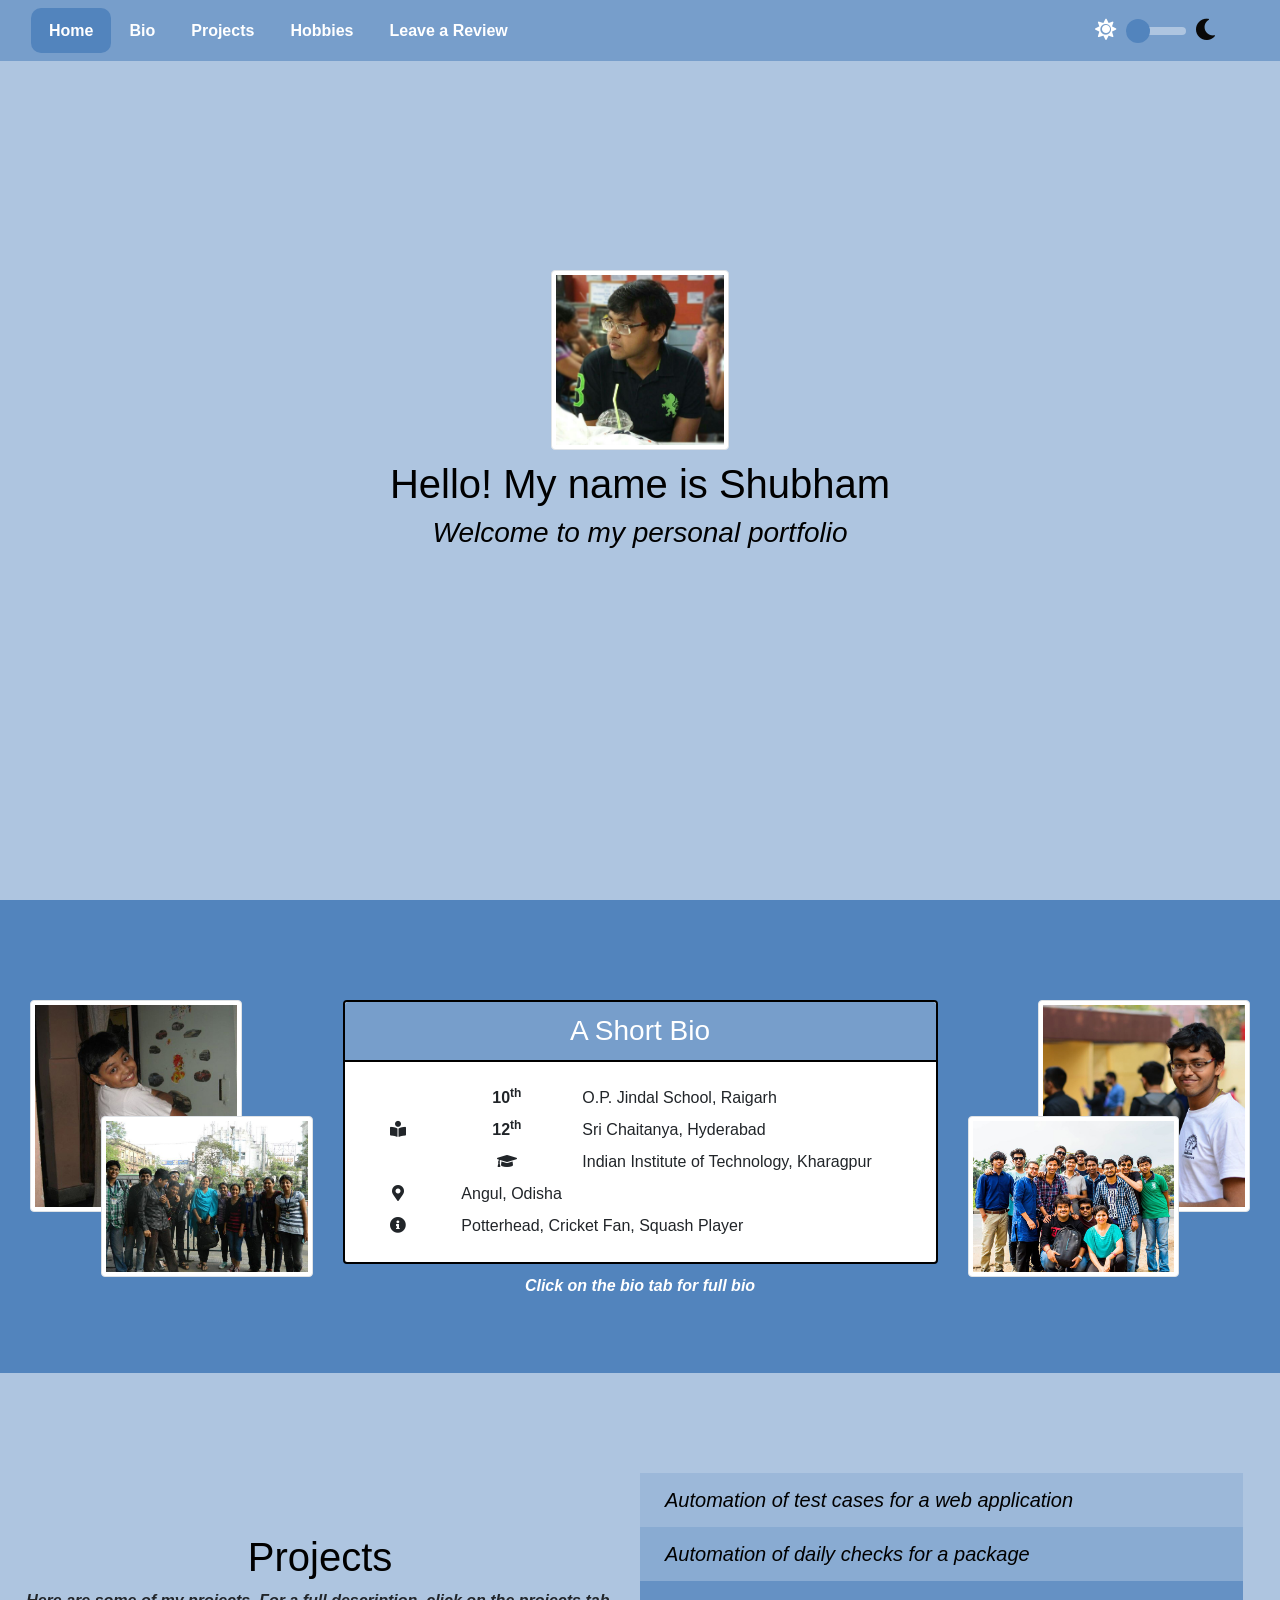
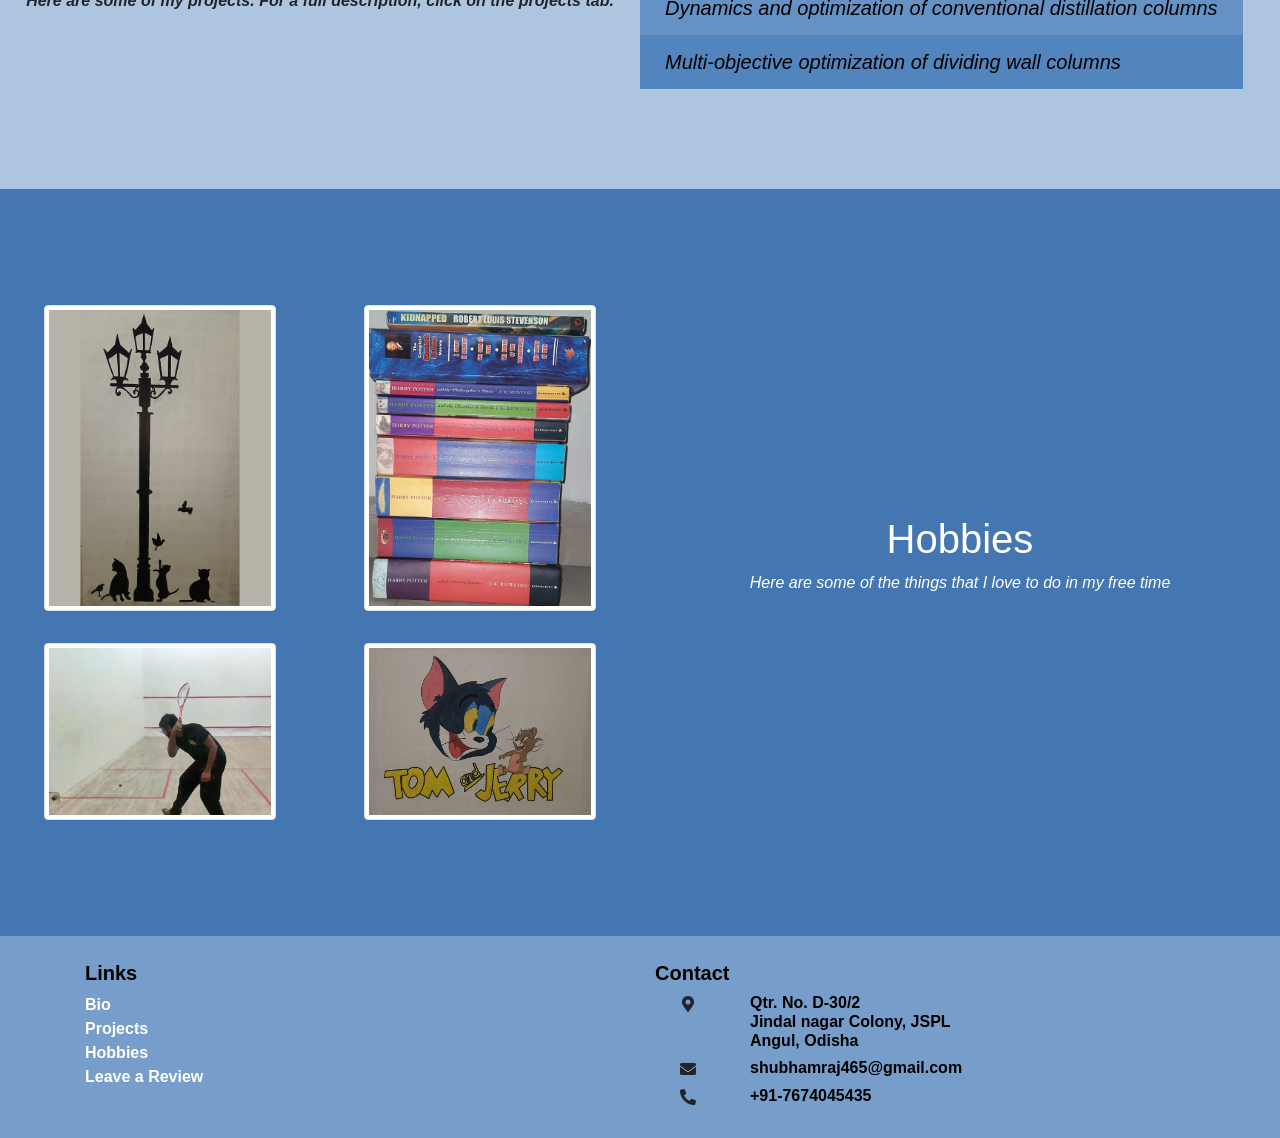
<file: docs/index.html>
<!DOCTYPE html>
<html>
    <head>
        <!-- Required Meta Tags For Responsiveness -->
        <meta charset="utf-8">
        <meta name="viewport" content="user-scalable=no, width=device-width, initial-scale=1, shrink-to-fit=no">
        <meta http-equiv="x-ua-compatible" content="ie=edge">

        <!-- Linking the required stylesheets -->
        <link rel="stylesheet" href="https://stackpath.bootstrapcdn.com/bootstrap/4.3.1/css/bootstrap.min.css" integrity="sha384-ggOyR0iXCbMQv3Xipma34MD+dH/1fQ784/j6cY/iJTQUOhcWr7x9JvoRxT2MZw1T" crossorigin="anonymous">
        <link rel="stylesheet" href="https://cdnjs.cloudflare.com/ajax/libs/font-awesome/5.13.1/css/all.min.css">
        <link rel="stylesheet" type="text/css" href="css/layout.css">
        <link rel="stylesheet" type="text/css" href="css/light-theme.css" id="page-theme">
        
        <!-- Adding the title and the icon -->
        <title>My Personal Portfolio</title>
        <link rel="icon" href="images/home-image.jpg" type="image/x-icon">
    </head>

    <body>
        <!-- Navigation Bar -->
        <nav class="navbar fixed-top navbar-expand-md">
            <div class="container mx-0">
                <button class="navbar-toggler" type="button" data-toggle="collapse" data-target="#Navbar">
                    <span class="fa fa-bars"></span>
                </button>

                <div class="collapse navbar-collapse" id="Navbar">
                    <ul class="navbar-nav">
                        <li class="nav-item active"><a class="nav-link" href="#" id="active-link">Home</a></li>
                        <li class="nav-item"><a class="nav-link" href="about.html">Bio</a></li>
                        <li class="nav-item"><a class="nav-link" href="projects.html">Projects</a></li>
                        <li class="nav-item"><a class="nav-link" href="hobbies.html">Hobbies</a></li>
                        <li class="nav-item"><a class="nav-link" href="contact.html">Leave a Review</a></li>
                    </ul>
                </div>

                <div class="d-block d-md-none">
                    <div class="toggle-icon-sun" id="toggle-icon-sun-small" onclick="iconThemeSwitch('light')">
                        <i class="fas fa-sun fa-lg"></i>
                    </div>

                    <label class="toggle-switch" id="toggle-switch-small">
                        <input type="checkbox" id="toggle-click-small" onclick="switchTheme()">
                        <span class="toggle-slider"></span>
                    </label>

                    <div class="toggle-icon-moon" id="toggle-icon-moon-small" onclick="iconThemeSwitch('dark')">
                        <i class="fas fa-moon fa-lg"></i>
                    </div>
                </div>

                <div class="d-none d-md-block">
                    <div class="toggle-icon-sun" id="toggle-icon-sun-large" onclick="iconThemeSwitch('light')">
                        <i class="fas fa-sun fa-lg"></i>
                    </div>

                    <label class="toggle-switch" id="toggle-switch-large">
                        <input type="checkbox" id="toggle-click-large" onclick="switchTheme()">
                        <span class="toggle-slider"></span>
                    </label>
                    
                    <div class="toggle-icon-moon" id="toggle-icon-moon-large" onclick="iconThemeSwitch('dark')">
                        <i class="fas fa-moon fa-lg"></i>
                    </div>
                </div>
            </div>
        </nav>

        <!-- Welcome Section -->
        <div class="welcome">
            <div class="container-fluid">
                <div class="row mx-auto">
                    <div class="col-6 offset-3 col-sm-4 offset-sm-4 col-lg-2 offset-lg-5">
                        <img src="images/home-image.jpg" class="img-fluid img-thumbnail" id="home-image" alt="My Favorite Pic">
                    </div>
                </div>
    
                <div class="row mx-auto">
                    <div class="d-block d-sm-none mx-auto welcome-text">
                        <h4>Hello! My name is Shubham</h4>
                    </div>
                    <div class="d-none d-sm-block d-md-none mx-auto welcome-text">
                        <h3>Hello! My name is Shubham</h3>
                    </div>
                    <div class="d-none d-md-block mx-auto welcome-text">
                        <h1>Hello! My name is Shubham</h1>
                    </div>
                </div>
    
                <div class="row mx-auto">
                    <div class="d-block d-sm-none mx-auto">
                        <h6 class="welcome-subtext">Welcome to my personal portfolio</h6>
                    </div>
                    <div class="d-none d-sm-block d-md-none mx-auto">
                        <h5 class="welcome-subtext">Welcome to my personal portfolio</h5>
                    </div>
                    <div class="d-none d-md-block mx-auto">
                        <h3 class="welcome-subtext">Welcome to my personal portfolio</h3>
                    </div>
                </div>
            </div>
        </div>

        <!-- About Me Section -->
        <div class="about-me">
            <div class="container-fluid">
                <div class="row mx-auto">
                    <div class="col-3 d-none d-md-block img-container">
                        <img src="images/old-solo.jpg" class="img-fluid img-thumbnail about-image shift-left" alt="A very old pic">
                        <img src="images/old-group.jpg" class="img-fluid img-thumbnail about-image shift-right shift-top" alt="A very old pic">
                    </div>

                    <div class="col-10 offset-1 d-block d-sm-none img-container" id="img-container-small">
                        <img src="images/old-solo.jpg" class="img-fluid img-thumbnail about-image-small shift-left" alt="A very old pic">
                        <img src="images/old-group.jpg" class="img-fluid img-thumbnail about-image-small shift-right shift-top" id="img-small" alt="A very old pic">
                    </div>
                    
                    <div class="col-8 offset-2 d-none d-sm-block d-md-none img-container" id="img-container-mid">
                        <img src="images/old-solo.jpg" class="img-fluid img-thumbnail about-image-small shift-left" alt="A very old pic">
                        <img src="images/old-group.jpg" class="img-fluid img-thumbnail about-image-small shift-right shift-top" id="img-small" alt="A very old pic">
                    </div>
                    
                    <div class="col-md-6 d-none d-md-block mx-auto">
                        <div class="card">
                            <h3 class="card-header">A Short Bio</h3>
                            <div class="card-body">
                                <dl class="row align-items-center">
                                    <dt class="col-2">
                                        <i class="fas fa-book-reader icon"></i>
                                    </dt>
                                    
                                    <div class="col-10">
                                        <div class="row align-items-center">
                                            <dt class="col-3 about-header">10<sup>th</sup></dt>
                                            <dd class="col-9 about-header">O.P. Jindal School, Raigarh</dd>
                                            
                                            <dt class="col-3 about-header">12<sup>th</sup></dt>
                                            <dd class="col-9 about-header">Sri Chaitanya, Hyderabad</dd>
                                            
                                            <dt class="col-3">
                                                <i class="fa fa-graduation-cap icon"></i>
                                            </dt>
                                            <dd class="col-9 about-header">Indian Institute of Technology, Kharagpur</dd>
                                        </div>
                                    </div>
                                    
                                    <dt class="col-2">
                                        <i class="fas fa-map-marker-alt icon"></i>
                                    </dt>
                                    <dd class="col-10 about-header">Angul, Odisha</dd>
                                    
                                    <dt class="col-2">
                                        <i class="fas fa-info-circle icon"></i>
                                    </dt>
                                    <dd class="col-10 about-header">Potterhead, Cricket Fan, Squash Player</dd>
                                </dl>
                            </div>
                        </div>
                        <p class="bio-text">Click on the bio tab for full bio</p>
                    </div>
                    
                    <div class="col-12 d-block d-md-none mx-auto">
                        <div class="card" id="card-small">
                            <h3 class="card-header">A Short Bio</h3>
                            <div class="card-body">
                                <dl class="row align-items-center">
                                    <dt class="col-2">
                                        <i class="fas fa-book-reader icon"></i>
                                    </dt>
                                    
                                    <div class="col-10">
                                        <div class="row align-items-center">
                                            <dt class="col-4 about-header">10<sup>th</sup></dt>
                                            <dd class="col-8 about-header">O.P. Jindal School, Raigarh</dd>
                                            
                                            <dt class="col-4 about-header">12<sup>th</sup></dt>
                                            <dd class="col-8 about-header">Sri Chaitanya, Hyderabad</dd>
                                            
                                            <dt class="col-4">
                                                <i class="fa fa-graduation-cap icon"></i>
                                            </dt>
                                            <dd class="col-8 about-header">Indian Institute of Technology, Kharagpur</dd>
                                        </div>
                                    </div>
                                    
                                    <dt class="col-2">
                                        <i class="fas fa-map-marker-alt icon"></i>
                                    </dt>
                                    <dd class="col-10 about-header">Angul, Odisha</dd>
                                    
                                    <dt class="col-2">
                                        <i class="fas fa-info-circle icon"></i>
                                    </dt>
                                    <dd class="col-10 about-header">Potterhead, Cricket Fan, Squash Player</dd>
                                </dl>
                            </div>
                        </div>
                        <p class="bio-text">Click on the bio tab for full bio</p>
                    </div>
                    
                    <div class="col-3 d-none d-md-block img-container">
                        <img src="images/new-solo.jpg" class="img-fluid img-thumbnail about-image shift-right" alt="A fairly new pic">
                        <img src="images/new-group.jpg" class="img-fluid img-thumbnail about-image shift-left shift-top" alt="A fairly new pic">
                    </div>
                    
                    <div class="col-10 offset-1 d-block d-sm-none img-container" id="img-container-small">
                        <img src="images/new-solo.jpg" class="img-fluid img-thumbnail about-image-small shift-left" alt="A fairly new pic">
                        <img src="images/new-group.jpg" class="img-fluid img-thumbnail about-image-small shift-right shift-top" id="img-small" alt="A fairly new pic">
                    </div>
                    
                    <div class="col-8 offset-2 d-none d-sm-block d-md-none img-container" id="img-container-mid">
                        <img src="images/new-solo.jpg" class="img-fluid img-thumbnail about-image-small shift-left" alt="A fairly new pic">
                        <img src="images/new-group.jpg" class="img-fluid img-thumbnail about-image-small shift-right shift-top" id="img-small" alt="A fairly new pic">
                    </div>
                </div>             
            </div>
        </div>

        <!-- Projects Section -->
        <div class="projects">
            <div class="container-fluid" id="project-container">
                <div class="row mx-auto align-items-center">
                    <div class="col-12 d-block d-sm-none">
                        <h1 class="project-heading">Projects</h1>
                        <p class="project-subheading">Here are some of my projects. For a full description, click on the projects tab.</p>
                    </div>
                    
                    <div class="col-sm-6 d-none d-sm-block">
                        <div class="row mx-auto project-heading justify-content-center">
                            <h1>Projects</h1>
                        </div>
                        
                        <div class="row mx-auto justify-content-center">
                            <p class="project-subheading">Here are some of my projects. For a full description, click on the projects tab.</p>
                        </div>
                    </div>
                    
                    <div class="col-sm-6">
                        <div class="row">
                            <div class="d-none d-sm-block">
                                <div class="col-12" id="project-1">
                                    <h5 class="project-short-title">Automation of test cases for a web application</h5>
                                </div>
                                
                                <div class="col-12" id="project-2">
                                    <h5 class="project-short-title">Automation of daily checks for a package</h5>
                                </div>
                                
                                <div class="col-12" id="project-3">
                                    <h5 class="project-short-title">Dynamics and optimization of conventional distillation columns</h5>
                                </div>
                                
                                <div class="col-12" id="project-4">
                                    <h5 class="project-short-title">Multi-objective optimization of dividing wall columns</h5>
                                </div>
                            </div>
                            <div class="d-block d-sm-none">
                                <div class="col-12" id="project-1">
                                    <p class="project-short-title">Automation of test cases for a web application</p>
                                </div>
                                
                                <div class="col-12" id="project-2">
                                    <p class="project-short-title">Automation of daily checks for a package</p>
                                </div>
                                
                                <div class="col-12" id="project-3">
                                    <p class="project-short-title">Dynamics and optimization of conventional distillation columns</p>
                                </div>
                                
                                <div class="col-12" id="project-4">
                                    <p class="project-short-title">Multi-objective optimization of dividing wall columns</p>
                                </div>
                            </div>
                        </div>
                    </div>
                </div>
            </div>
        </div>

        <!-- Hobbies Section -->
        <div class="hobbies">
            <div class="container-fluid">
                <div class="row align-items-center">
                    <div class="col-12 d-block d-md-none">
                        <h1 class="hobby-heading">Hobbies</h1>
                        <p class="hobby-subheading">Here are some of the things that I love to do in my free time</p>
                    </div>
                    
                    <div class="col-md-6">
                        <div class="row">
                            <div class="col-6 my-1 my-md-3">
                                <img src="images/hobby-1.jpg" class="img-fluid img-thumbnail hobby-image" alt="I love to paint on walls">
                            </div>
                            
                            <div class="col-6 my-1 my-md-3">
                                <img src="images/hobby-2.jpg" class="img-fluid img-thumbnail hobby-image" alt="I am a Potterhead">
                            </div>
                            
                            <div class="col-6 my-1 my-md-3">
                                <img src="images/hobby-3.jpg" class="img-fluid img-thumbnail hobby-image" alt="Squash is my favorite game">
                            </div>
                            
                            <div class="col-6 my-1 my-md-3">
                                <img src="images/hobby-4.jpg" class="img-fluid img-thumbnail hobby-image" alt="I love Tom and Jerry">
                            </div>
                        </div>
                    </div>
                    
                    <div class="col-md-6 d-none d-md-block">
                        <h1 class="hobby-heading">Hobbies</h1>
                        <p class="hobby-subheading">Here are some of the things that I love to do in my free time</p>
                    </div>
                </div>
            </div>
        </div>

        <!-- Footer -->
        <div class="footer">
            <div class="container">
                <div class="row">
                    <div class="col-4 col-sm-6">
                        <h5 class="footer-heading">Links</h5>
                        <ul class="footer-bullets">
                            <li><a href="about.html"  class="footer-link">Bio</a></li>
                            <li><a href="projects.html" class="footer-link">Projects</a></li>
                            <li><a href="hobbies.html" class="footer-link">Hobbies</a></li>
                            <li><a href="contact.html" class="footer-link">Leave a Review</a></li>
                        </ul>    
                    </div>

                    <div class="col-8 col-sm-6">
                        <div class="row">
                            <div class="col-12">
                                <h5 class="footer-heading">Contact</h5>
                            </div>
                            
                            <div class="col-8 col-sm-2">
                                <i class="fas fa-map-marker-alt icon"></i>
                            </div>
                            
                            <div class="col-12 col-sm-10">
                                <h6 class="footer-text">
                                    Qtr. No. D-30/2 <br>
                                    Jindal nagar Colony, JSPL <br>
                                    Angul, Odisha <br>
                                </h6>
                            </div>

                            <div class="col-8 col-sm-2">
                                <i class="fas fa-envelope icon"></i>
                            </div>
                            
                            <div class="col-12 col-sm-10 d-block d-md-none" style="overflow-x: scroll;">
                                <h6 class="footer-text">
                                    shubhamraj465@gmail.com
                                </h6>
                            </div>

                            <div class="col-12 col-sm-10 d-none d-md-block">
                                <h6 class="footer-text">
                                    shubhamraj465@gmail.com
                                </h6>
                            </div>
                            
                            <div class="col-8 col-sm-2">
                                <i class="fas fa-phone-alt icon"></i>
                            </div>
                            
                            <div class="col-12 col-sm-10">
                                <h6 class="footer-text">
                                    +91-7674045435
                                </h6>
                            </div>
                        </div>  
                    </div>
                </div>
            </div>
        </div>    

        <!-- Linking the required javascript files -->
        <script src="https://code.jquery.com/jquery-3.3.1.slim.min.js" integrity="sha384-q8i/X+965DzO0rT7abK41JStQIAqVgRVzpbzo5smXKp4YfRvH+8abtTE1Pi6jizo" crossorigin="anonymous"></script>
        <script src="https://cdnjs.cloudflare.com/ajax/libs/popper.js/1.14.7/umd/popper.min.js" integrity="sha384-UO2eT0CpHqdSJQ6hJty5KVphtPhzWj9WO1clHTMGa3JDZwrnQq4sF86dIHNDz0W1" crossorigin="anonymous"></script>
        <script src="https://stackpath.bootstrapcdn.com/bootstrap/4.3.1/js/bootstrap.min.js" integrity="sha384-JjSmVgyd0p3pXB1rRibZUAYoIIy6OrQ6VrjIEaFf/nJGzIxFDsf4x0xIM+B07jRM" crossorigin="anonymous"></script>
        <script src="javascript/alignment.js"></script>
        <script src="javascript/changeTheme.js"></script>
        <script>
            document.addEventListener("DOMContentLoaded", loadTheme());
            document.addEventListener("DOMContentLoaded", alignIcons());
        </script>
    </body>
</html>
</file>
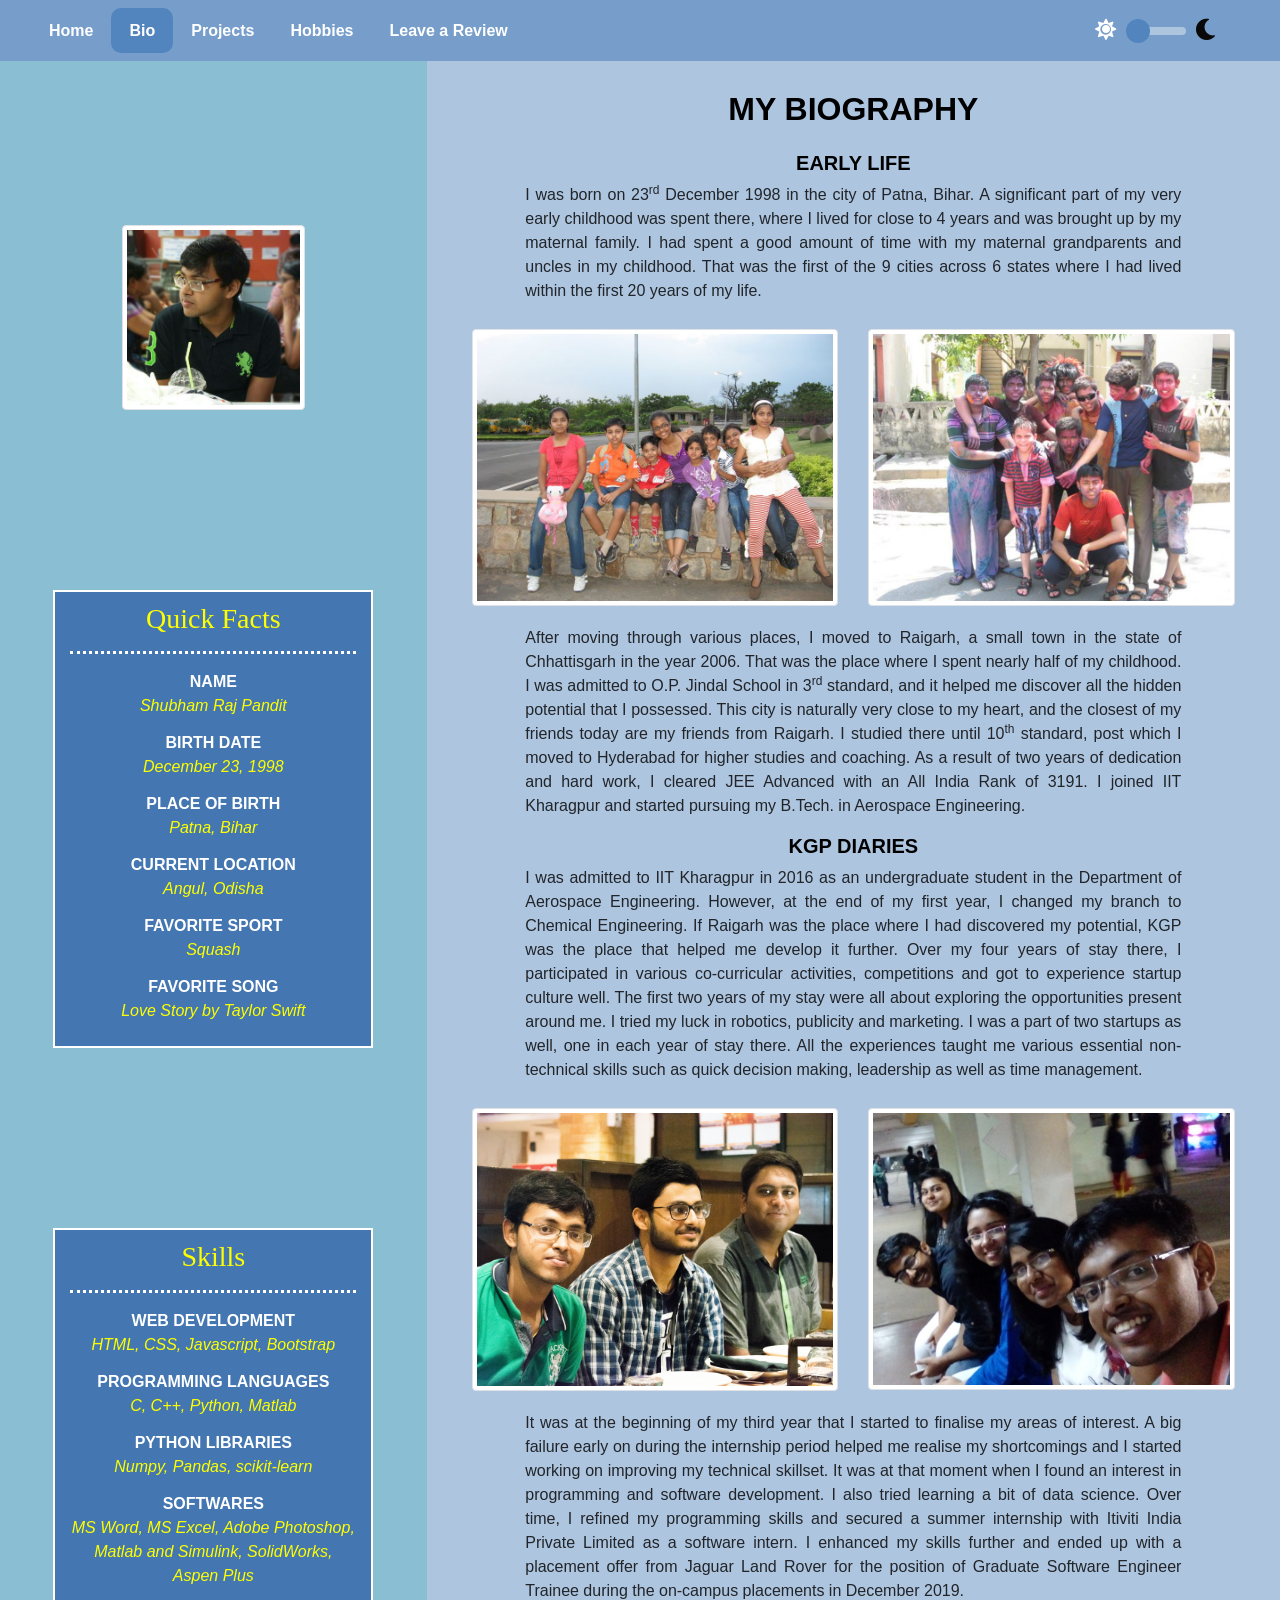
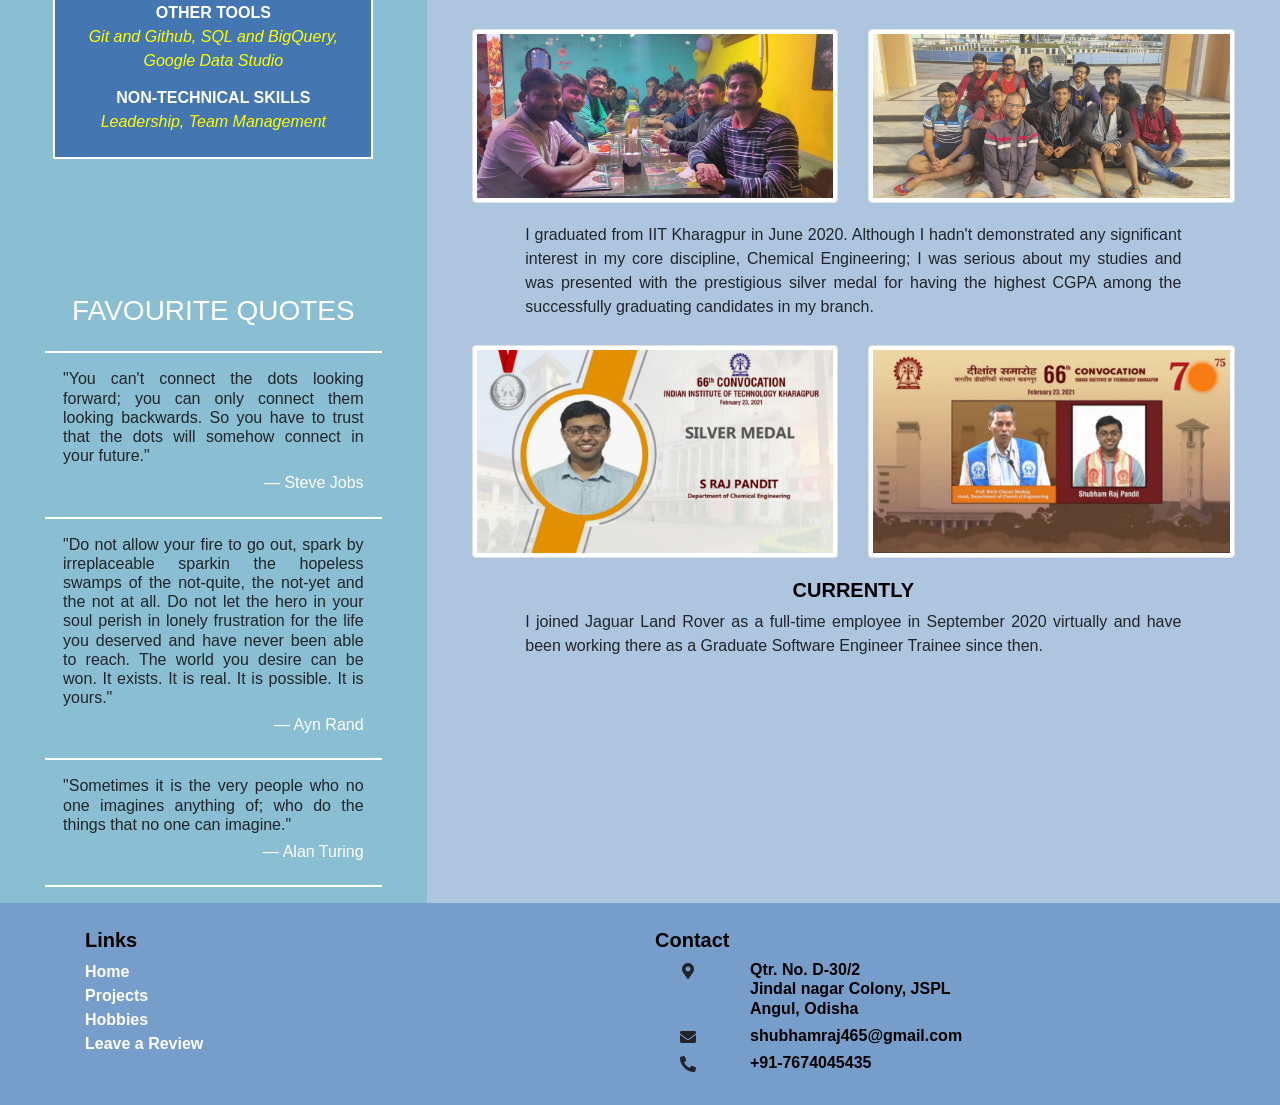
<file: docs/about.html>
<!DOCTYPE html>
<html>
    <head>
        <!-- Required Meta Tags For Responsiveness -->
        <meta charset="utf-8">
        <meta name="viewport" content="user-scalable=no, width=device-width, initial-scale=1, shrink-to-fit=no">
        <meta http-equiv="x-ua-compatible" content="ie=edge">

        <!-- Linking the required stylesheets -->
        <link rel="stylesheet" href="https://stackpath.bootstrapcdn.com/bootstrap/4.3.1/css/bootstrap.min.css" integrity="sha384-ggOyR0iXCbMQv3Xipma34MD+dH/1fQ784/j6cY/iJTQUOhcWr7x9JvoRxT2MZw1T" crossorigin="anonymous">
        <link rel="stylesheet" href="https://cdnjs.cloudflare.com/ajax/libs/font-awesome/5.13.1/css/all.min.css">
        <link rel="stylesheet" type="text/css" href="css/layout.css">
        <link rel="stylesheet" type="text/css" href="css/light-theme.css" id="page-theme">
        
        <!-- Adding the title and the icon -->
        <title>Biography</title>
        <link rel="icon" href="images/home-image.jpg" type="image/x-icon">
    </head>

    <body>
        <!-- Navigation Bar -->
        <nav class="navbar fixed-top navbar-expand-md">
            <div class="container mx-0">
                <button class="navbar-toggler" type="button" data-toggle="collapse" data-target="#Navbar">
                    <span class="fa fa-bars"></span>
                </button>

                <div class="collapse navbar-collapse" id="Navbar">
                    <ul class="navbar-nav">
                        <li class="nav-item"><a class="nav-link" href="index.html">Home</a></li>
                        <li class="nav-item active"><a class="nav-link" href="#" id="active-link">Bio</a></li>
                        <li class="nav-item"><a class="nav-link" href="projects.html">Projects</a></li>
                        <li class="nav-item"><a class="nav-link" href="hobbies.html">Hobbies</a></li>
                        <li class="nav-item"><a class="nav-link" href="contact.html">Leave a Review</a></li>
                    </ul>
                </div>

                <div class="d-block d-md-none">
                    <div class="toggle-icon-sun" id="toggle-icon-sun-small" onclick="iconThemeSwitch('light')">
                        <i class="fas fa-sun fa-lg"></i>
                    </div>

                    <label class="toggle-switch" id="toggle-switch-small">
                        <input type="checkbox" id="toggle-click-small" onclick="switchTheme()">
                        <span class="toggle-slider"></span>
                    </label>

                    <div class="toggle-icon-moon" id="toggle-icon-moon-small" onclick="iconThemeSwitch('dark')">
                        <i class="fas fa-moon fa-lg"></i>
                    </div>
                </div>

                <div class="d-none d-md-block">
                    <div class="toggle-icon-sun" id="toggle-icon-sun-large" onclick="iconThemeSwitch('light')">
                        <i class="fas fa-sun fa-lg"></i>
                    </div>

                    <label class="toggle-switch" id="toggle-switch-large">
                        <input type="checkbox" id="toggle-click-large" onclick="switchTheme()">
                        <span class="toggle-slider"></span>
                    </label>
                    
                    <div class="toggle-icon-moon" id="toggle-icon-moon-large" onclick="iconThemeSwitch('dark')">
                        <i class="fas fa-moon fa-lg"></i>
                    </div>
                </div>
            </div>
        </nav>

        <div class="bio">
            <div class="container-fluid">
                <div class="row">
                    <div class="col-md-6 col-lg-4 d-none d-md-block bio-side-tab">
                        <div class="row">
                            <div class="col-6 mx-auto">
                                <img src="images/home-image.jpg" class="img-fluid img-thumbnail" id="bio-image" alt="My Biography">
                            </div>
                        </div>

                        <div class="row">
                            <div class="col-9 mx-auto bio-quick-facts" id="bio-side">
                                <h3 class="bio-side-heading">Quick Facts</h3>
                                <hr/>
                                
                                <dt class="bio-fact-heading">NAME</dt>
                                <dd class="bio-fact-description">Shubham Raj Pandit</dd>
                                
                                <dt class="bio-fact-heading">BIRTH DATE</dt>
                                <dd class="bio-fact-description">December 23, 1998</dd>
                                
                                <dt class="bio-fact-heading">PLACE OF BIRTH</dt>
                                <dd class="bio-fact-description">Patna, Bihar</dd>
                                
                                <dt class="bio-fact-heading">CURRENT LOCATION</dt>
                                <dd class="bio-fact-description">Angul, Odisha</dd>
                                
                                <dt class="bio-fact-heading">FAVORITE SPORT</dt>
                                <dd class="bio-fact-description">Squash</dd>
                                
                                <dt class="bio-fact-heading">FAVORITE SONG</dt>
                                <dd class="bio-fact-description">Love Story by Taylor Swift</dd>
                            </div>    
                        </div>

                        <div class="row">
                            <div class="col-9 mx-auto bio-quick-facts" id="bio-side">
                                <h3 class="bio-side-heading">Skills</h3>
                                <hr/>
                                
                                <dt class="bio-fact-heading">WEB DEVELOPMENT</dt>
                                <dd class="bio-fact-description">HTML, CSS, Javascript, Bootstrap</dd>
                                        
                                <dt class="bio-fact-heading">PROGRAMMING LANGUAGES</dt>
                                <dd class="bio-fact-description">C, C++, Python, Matlab</dd>

                                <dt class="bio-fact-heading">PYTHON LIBRARIES</dt>
                                <dd class="bio-fact-description">Numpy, Pandas, scikit-learn</dd>

                                <dt class="bio-fact-heading">SOFTWARES</dt>
                                <dd class="bio-fact-description">
                                    MS Word, MS Excel, Adobe Photoshop, Matlab and Simulink, SolidWorks, Aspen Plus
                                </dd>

                                <dt class="bio-fact-heading">OTHER TOOLS</dt>
                                <dd class="bio-fact-description">
                                    Git and Github, SQL and BigQuery, Google Data Studio
                                </dd>

                                <dt class="bio-fact-heading">NON-TECHNICAL SKILLS</dt>
                                <dd class="bio-fact-description">Leadership, Team Management</dd>
                            </div>    
                        </div>

                        <div class="row d-md-block d-lg-none">
                            <div class="col-11 mx-auto bio-graduation" id="bio-side">
                                <h3 class="bio-graduation-heading">Graduation</h3>
                                <div class="col-11 mx-auto bio-graduation-image">
                                    <img src="images/silver-medal.jpg" class="img-fluid img-thumbnail" alt="Silver Medal">
                                    <h5 class="bio-graduation-heading">Silver Medal</h5>
                                </div>
                                <div class="col-11 mx-auto bio-graduation-image">
                                    <img src="images/graduation.jpg" class="img-fluid img-thumbnail" alt="Graduation">
                                    <h5 class="bio-graduation-heading">Degree</h5>
                                </div>
                            </div>
                        </div>

                        <div class="row mx-auto">
                            <div class="col-12 bio-quotes-heading">
                                <h3>FAVOURITE QUOTES</h3>
                            </div>
                            <hr class="bio-quotes-divider">

                            <div class="col-10 mx-auto">
                                <h6 class="bio-quote">
                                    "You can't connect the dots looking forward; you can only connect them looking backwards. 
                                    So you have to trust that the dots will somehow connect in your future."
                                </h6>
                                <h6 class="bio-quote-speaker">
                                    &#8212 Steve Jobs
                                </h6>
                            </div>
                            <hr class="bio-quotes-divider">

                            <div class="col-10 mx-auto">
                                <h6 class="bio-quote">
                                    "Do not allow your fire to go out, spark by irreplaceable sparkin the hopeless swamps of 
                                    the not-quite, the not-yet and the not at all. Do not let the hero in your soul perish in 
                                    lonely frustration for the life you deserved and have never been able to reach. The world you 
                                    desire can be won. It exists. It is real. It is possible. It is yours."  
                                </h6>
                                <h6 class="bio-quote-speaker">
                                    &#8212 Ayn Rand
                                </h6>
                            </div>
                            <hr class="bio-quotes-divider">

                            <div class="col-10 mx-auto">
                                <h6 class="bio-quote">
                                    "Sometimes it is the very people who no one imagines anything of; who do the things that
                                    no one can imagine."  
                                </h6>
                                <h6 class="bio-quote-speaker">
                                    &#8212 Alan Turing
                                </h6>
                            </div>
                            <hr class="bio-quotes-divider">
                        </div>
                    </div>

                    <div class="col-12 d-block d-md-none">
                        <div class="row">
                            <div class="col-6 col-sm-4 mx-auto">
                                <img src="images/home-image.jpg" class="img-fluid img-thumbnail" id="bio-image-small" alt="My Biography">
                            </div>
                        </div>

                        <div class="row">
                            <div class="col-12">
                                <h4 class="bio-title">MY BIOGRAPHY</h4>
                            </div>
                        </div>
                    </div>

                    <div class="col-12 col-md-6 col-lg-8">
                        <div class="d-none d-md-block">
                            <h2 class="bio-title" id="bio-title-large">MY BIOGRAPHY</h2>
                        </div>

                        <div class="bio-main-title">
                            <h5 class="bio-title-text">EARLY LIFE</h5>
                        </div>
                        <div class="bio-main-text">
                            <p class="col-12 col-lg-10 mx-auto">
                                I was born on 23<sup>rd</sup> December 1998 in the city of Patna, Bihar. A significant
                                part of my very early childhood was spent there, where I lived for close to 4 
                                years and was brought up by my maternal family. I had spent a good amount of time 
                                with my maternal grandparents and uncles in my childhood. That was the first of the 
                                9 cities across 6 states where I had lived within the first 20 years of my life.
                            </p>
                        </div>

                        <div class="row mx-auto">
                            <div class="col-12 mx-auto bio-graduation" id="graduation-large">
                                <div class="row mx-auto">
                                    <div class="col-12 col-sm-8 col-md-12 col-lg-6 mx-auto bio-graduation-image">
                                        <img src="images/Old-2.jpg" class="img-fluid img-thumbnail" alt="Raigarh Days 1">
                                    </div>
                                    <div class="col-12 col-sm-8 col-md-12 col-lg-6 mx-auto bio-graduation-image">
                                        <img src="images/Old-1.jpg" class="img-fluid img-thumbnail" alt="Raigarh Days 2">
                                    </div>
                                </div>
                            </div>
                        </div>

                        <div class="bio-main-text">
                            <p class="col-12 col-lg-10 mx-auto">
                                After moving through various places, I moved to Raigarh, a small town in 
                                the state of Chhattisgarh in the year 2006. That was the place where I spent nearly 
                                half of my childhood. I was admitted to O.P. Jindal School in 3<sup>rd</sup> standard, 
                                and it helped me discover all the hidden potential that I possessed.
                                This city is naturally very close to my heart, and the closest of my friends today are 
                                my friends from Raigarh. I studied there until 10<sup>th</sup> standard, post which I 
                                moved to Hyderabad for higher studies and coaching. As a result of two years of dedication 
                                and hard work, I cleared JEE Advanced with an All India Rank of 3191. I joined IIT 
                                Kharagpur and started pursuing my B.Tech. in Aerospace Engineering.
                            </p>
                        </div>

                        <div class="col-10 mx-auto bio-quick-facts d-block d-md-none">
                            <h3 class="bio-side-heading">Quick Facts</h3>
                            <hr/>
                            <dt class="bio-fact-heading">CURRENT LOCATION</dt>
                            <dd class="bio-fact-description">Angul, Odisha</dd>
                            <dt class="bio-fact-heading">FAVORITE SPORT</dt>
                            <dd class="bio-fact-description">Squash</dd>
                            <dt class="bio-fact-heading">FAVORITE SONG</dt>
                            <dd class="bio-fact-description">Love Story by Taylor Swift</dd>
                        </div>

                        <div class="bio-main-title">
                            <h5 class="bio-title-text">KGP DIARIES</h5>
                        </div>
                        <div class="bio-main-text">
                            <p class="col-12 col-lg-10 mx-auto">
                                I was admitted to IIT Kharagpur in 2016 as an undergraduate student in the Department of Aerospace 
                                Engineering. However, at the end of my first year, I changed my branch to Chemical
                                Engineering. If Raigarh was the place where I had discovered my potential, KGP was the 
                                place that helped me develop it further. Over my four years of stay there, I participated 
                                in various co-curricular activities, competitions and got to experience startup culture
                                well. The first two years of my stay were all about exploring the 
                                opportunities present around me. I tried my luck in robotics, publicity and marketing. 
                                I was a part of two startups as well, one in each year of stay there. All the experiences 
                                taught me various essential non-technical skills such as quick decision making, leadership as 
                                well as time management.
                            </p>
                        </div>

                        <div class="row mx-auto">
                            <div class="col-12 mx-auto bio-graduation" id="graduation-large">
                                <div class="row mx-auto">
                                    <div class="col-12 col-sm-8 col-md-12 col-lg-6 mx-auto bio-graduation-image">
                                        <img src="images/KGP-1.jpg" class="img-fluid img-thumbnail" alt="KGP Days 1">
                                    </div>
                                    <div class="col-12 col-sm-8 col-md-12 col-lg-6 mx-auto bio-graduation-image">
                                        <img src="images/KGP-2.jpg" class="img-fluid img-thumbnail" alt="KGP Days 2">
                                    </div>
                                </div>
                            </div>
                        </div>

                        <div class="bio-main-text">
                            <p class="col-12 col-lg-10 mx-auto">
                                It was at the beginning of my third year that I started to finalise my areas of interest. 
                                A big failure early on during the internship period helped me realise my shortcomings and 
                                I started working on improving my technical skillset. It was at that moment when I found 
                                an interest in programming and software development. I also tried learning a bit of data science.
                                Over time, I refined my programming skills and secured a summer internship with Itiviti 
                                India Private Limited as a software intern. I enhanced my skills further and ended up with 
                                a placement offer from Jaguar Land Rover for the position of Graduate Software Engineer 
                                Trainee during the on-campus placements in December 2019.
                            </p>
                        </div>

                        <div class="row mx-auto">
                            <div class="col-12 mx-auto bio-graduation" id="graduation-large">
                                <div class="row mx-auto">
                                    <div class="col-12 col-sm-8 col-md-12 col-lg-6 mx-auto bio-graduation-image d-block d-md-none d-lg-block">
                                        <img src="images/KGP-3.jpg" class="img-fluid img-thumbnail" alt="KGP Days 3">
                                    </div>
                                    <div class="col-12 col-sm-8 col-md-12 col-lg-6 mx-auto bio-graduation-image">
                                        <img src="images/KGP-4.jpg" class="img-fluid img-thumbnail" alt="KGP Days 4">
                                    </div>
                                </div>
                            </div>
                        </div>

                        <div class="bio-main-text">
                            <p class="col-12 col-lg-10 mx-auto">
                                I graduated from IIT Kharagpur in June 2020. Although I hadn't demonstrated any significant 
                                interest in my core discipline, Chemical Engineering; I was serious about my studies and 
                                was presented with the prestigious silver medal for having the highest CGPA among the 
                                successfully graduating candidates in my branch.
                            </p>                            
                        </div>

                        <div class="row mx-auto d-block d-md-none">
                            <div class="col-11 mx-auto bio-graduation">
                                <h3 class="bio-graduation-heading">Graduation</h3>
                                <div class="col-11 mx-auto bio-graduation-image">
                                    <img src="images/silver-medal.jpg" class="img-fluid img-thumbnail" alt="Silver Medal">
                                    <h5 class="bio-graduation-heading">Silver Medal</h5>
                                </div>
                                <div class="col-11 mx-auto bio-graduation-image">
                                    <img src="images/graduation.jpg" class="img-fluid img-thumbnail" alt="Graduation">
                                    <h5 class="bio-graduation-heading">Degree</h5>
                                </div>
                            </div>
                        </div>

                        <div class="row mx-auto d-none d-lg-block">
                            <div class="col-12 mx-auto bio-graduation" id="graduation-large">
                                <div class="row mx-auto">
                                    <div class="col-6 bio-graduation-image">
                                        <img src="images/silver-medal.jpg" class="img-fluid img-thumbnail" alt="Silver Medal">
                                    </div>
                                    <div class="col-6 bio-graduation-image">
                                        <img src="images/graduation.jpg" class="img-fluid img-thumbnail" alt="Graduation">
                                    </div>
                                </div>
                            </div>
                        </div>
                        
                        <div class="bio-main-title">
                            <h5 class="bio-title-text">CURRENTLY</h5>
                        </div>
                        <div class="bio-main-text">
                            <p class="col-12 col-lg-10 mx-auto">
                                I joined Jaguar Land Rover as a full-time employee in September 2020 virtually and have been 
                                working there as a Graduate Software Engineer Trainee since then.
                            </p>
                        </div>

                        <div class="row d-block d-md-none">
                            <div class="col-10 mx-auto bio-quick-facts">
                                <h3 class="bio-side-heading">Skills</h3>
                                <hr/>
                                
                                <dt class="bio-fact-heading">WEB DEVELOPMENT</dt>
                                <dd class="bio-fact-description">HTML, CSS, Javascript, Bootstrap</dd>
                                        
                                <dt class="bio-fact-heading">PROGRAMMING LANGUAGES</dt>
                                <dd class="bio-fact-description">C, C++, Python, Matlab</dd>

                                <dt class="bio-fact-heading">PYTHON LIBRARIES</dt>
                                <dd class="bio-fact-description">Numpy, Pandas, scikit-learn</dd>

                                <dt class="bio-fact-heading">SOFTWARES</dt>
                                <dd class="bio-fact-description">
                                    MS Word, MS Excel, Adobe Photoshop, Matlab and Simulink, SolidWorks, Aspen Plus
                                </dd>

                                <dt class="bio-fact-heading">OTHER TOOLS</dt>
                                <dd class="bio-fact-description">
                                    Git and Github, SQL and BigQuery, Google Data Studio
                                </dd>

                                <dt class="bio-fact-heading">NON-TECHNICAL SKILLS</dt>
                                <dd class="bio-fact-description">Leadership, Team Management</dd>
                            </div>    
                        </div>

                        <div class="row mx-auto d-block d-md-none bio-quotes-small">
                            <div class="col-12 bio-quotes-heading">
                                <h3>FAVOURITE QUOTES</h3>
                            </div>
                            <hr class="bio-quotes-divider">

                            <div class="col-10 mx-auto">
                                <h6 class="bio-quote">
                                    "You can't connect the dots looking forward; you can only connect them looking backwards. 
                                    So you have to trust that the dots will somehow connect in your future."
                                </h6>
                                <h6 class="bio-quote-speaker">
                                    &#8212 Steve Jobs
                                </h6>
                            </div>
                            <hr class="bio-quotes-divider">

                            <div class="col-10 mx-auto">
                                <h6 class="bio-quote">
                                    "Do not allow your fire to go out, spark by irreplaceable sparkin the hopeless swamps of 
                                    the not-quite, the not-yet and the not at all. Do not let the hero in your soul perish in 
                                    lonely frustration for the life you deserved and have never been able to reach. The world you 
                                    desire can be won. It exists. It is real. It is possible. It is yours."  
                                </h6>
                                <h6 class="bio-quote-speaker">
                                    &#8212 Ayn Rand
                                </h6>
                            </div>
                            <hr class="bio-quotes-divider">

                            <div class="col-10 mx-auto">
                                <h6 class="bio-quote">
                                    "Sometimes it is the very people who no one imagines anything of; who do the things that
                                    no one can imagine."  
                                </h6>
                                <h6 class="bio-quote-speaker">
                                    &#8212 Alan Turing
                                </h6>
                            </div>
                            <hr class="bio-quotes-divider">
                        </div>
                    </div>
                </div>
            </div>
        </div>

        <!-- Footer -->
        <div class="footer">
            <div class="container">
                <div class="row">
                    <div class="col-4 col-sm-6">
                        <h5 class="footer-heading">Links</h5>
                        <ul class="footer-bullets">
                            <li><a href="index.html"  class="footer-link">Home</a></li>
                            <li><a href="projects.html" class="footer-link">Projects</a></li>
                            <li><a href="hobbies.html" class="footer-link">Hobbies</a></li>
                            <li><a href="contact.html" class="footer-link">Leave a Review</a></li>
                        </ul>    
                    </div>

                    <div class="col-8 col-sm-6">
                        <div class="row">
                            <div class="col-12">
                                <h5 class="footer-heading">Contact</h5>
                            </div>
                            
                            <div class="col-8 col-sm-2">
                                <i class="fas fa-map-marker-alt icon"></i>
                            </div>
                            
                            <div class="col-12 col-sm-10">
                                <h6 class="footer-text">
                                    Qtr. No. D-30/2 <br>
                                    Jindal nagar Colony, JSPL <br>
                                    Angul, Odisha <br>
                                </h6>
                            </div>

                            <div class="col-8 col-sm-2">
                                <i class="fas fa-envelope icon"></i>
                            </div>
                            
                            <div class="col-12 col-sm-10 d-block d-md-none" style="overflow-x: scroll;">
                                <h6 class="footer-text">
                                    shubhamraj465@gmail.com
                                </h6>
                            </div>

                            <div class="col-12 col-sm-10 d-none d-md-block">
                                <h6 class="footer-text">
                                    shubhamraj465@gmail.com
                                </h6>
                            </div>
                            
                            <div class="col-8 col-sm-2">
                                <i class="fas fa-phone-alt icon"></i>
                            </div>
                            
                            <div class="col-12 col-sm-10">
                                <h6 class="footer-text">
                                    +91-7674045435
                                </h6>
                            </div>
                        </div>  
                    </div>
                </div>
            </div>
        </div>

        
        <!-- Linking the required javascript files -->
        <script src="https://code.jquery.com/jquery-3.3.1.slim.min.js" integrity="sha384-q8i/X+965DzO0rT7abK41JStQIAqVgRVzpbzo5smXKp4YfRvH+8abtTE1Pi6jizo" crossorigin="anonymous"></script>
        <script src="https://cdnjs.cloudflare.com/ajax/libs/popper.js/1.14.7/umd/popper.min.js" integrity="sha384-UO2eT0CpHqdSJQ6hJty5KVphtPhzWj9WO1clHTMGa3JDZwrnQq4sF86dIHNDz0W1" crossorigin="anonymous"></script>
        <script src="https://stackpath.bootstrapcdn.com/bootstrap/4.3.1/js/bootstrap.min.js" integrity="sha384-JjSmVgyd0p3pXB1rRibZUAYoIIy6OrQ6VrjIEaFf/nJGzIxFDsf4x0xIM+B07jRM" crossorigin="anonymous"></script>
        <script src="javascript/alignment.js"></script>
        <script src="javascript/changeTheme.js"></script>
        <script>
            document.addEventListener("DOMContentLoaded", loadTheme());
            document.addEventListener("DOMContentLoaded", alignIcons());
        </script>
    </body>
</html>
</file>
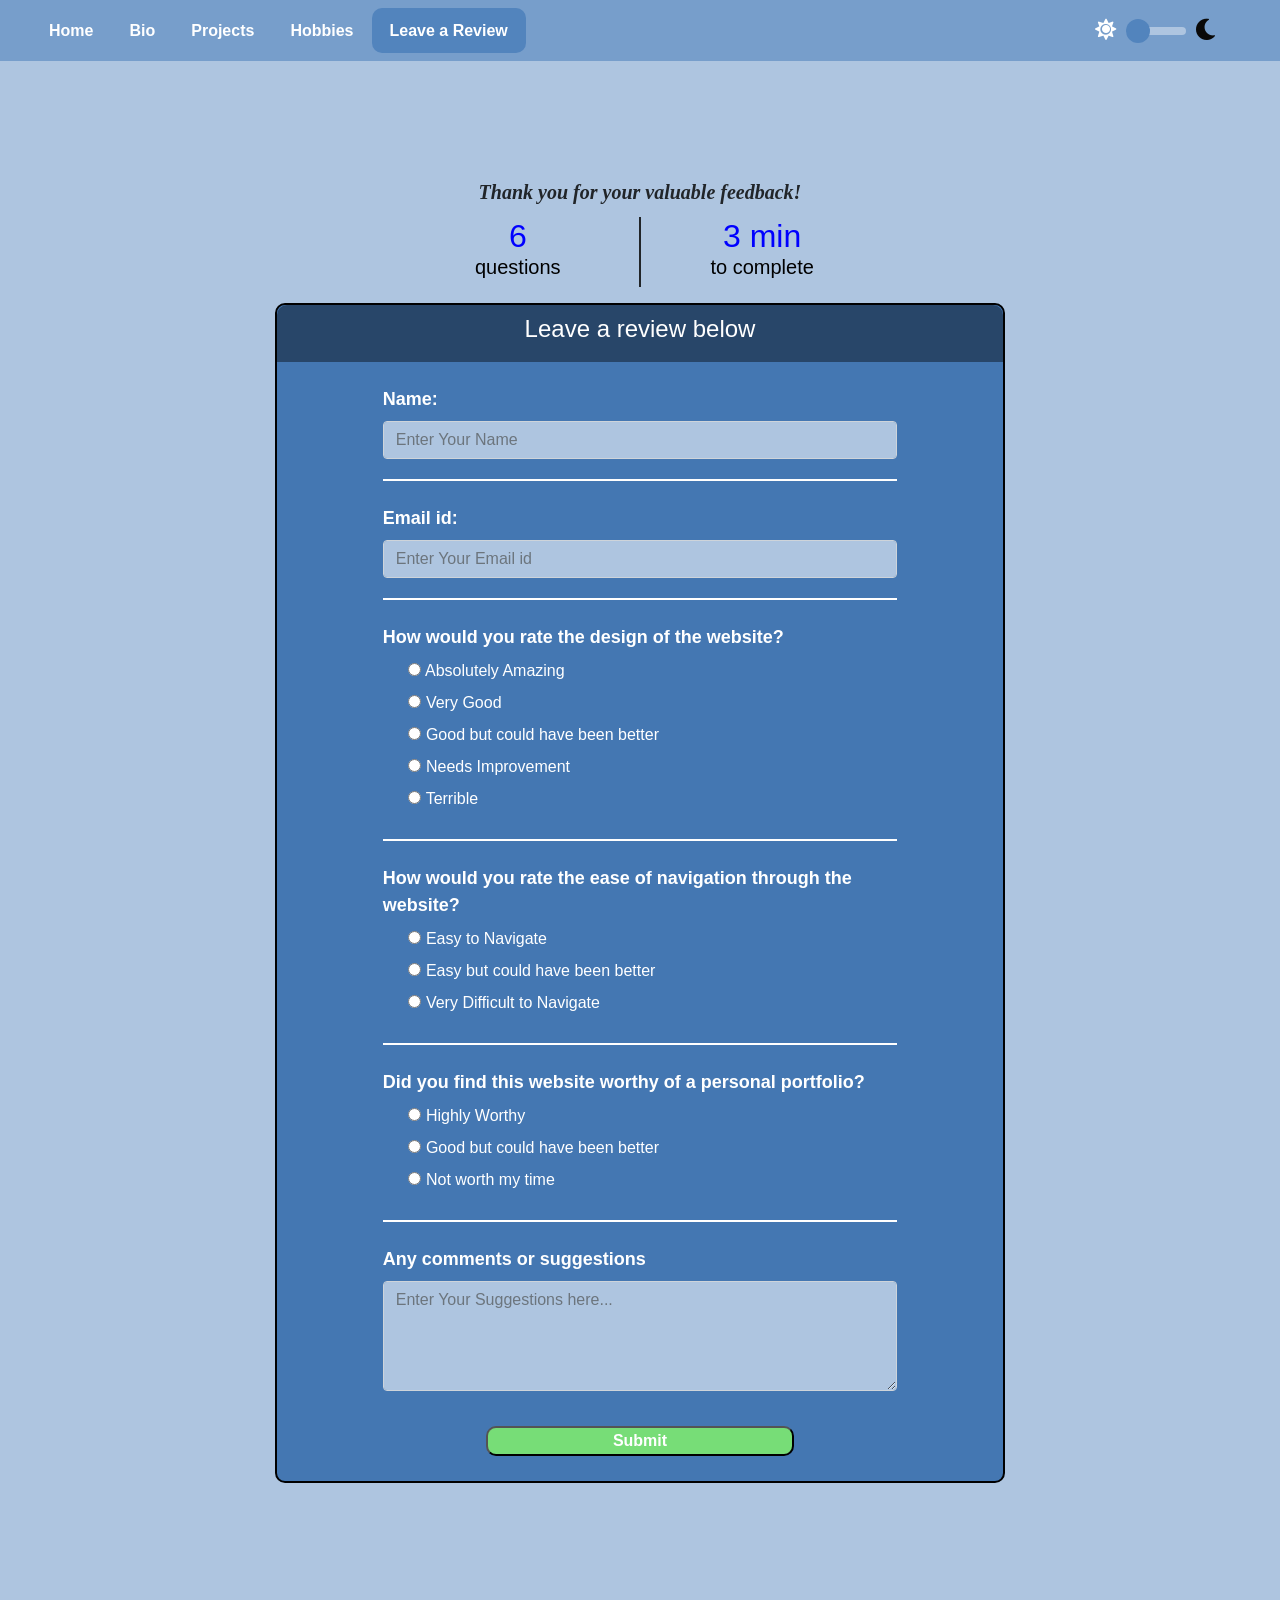
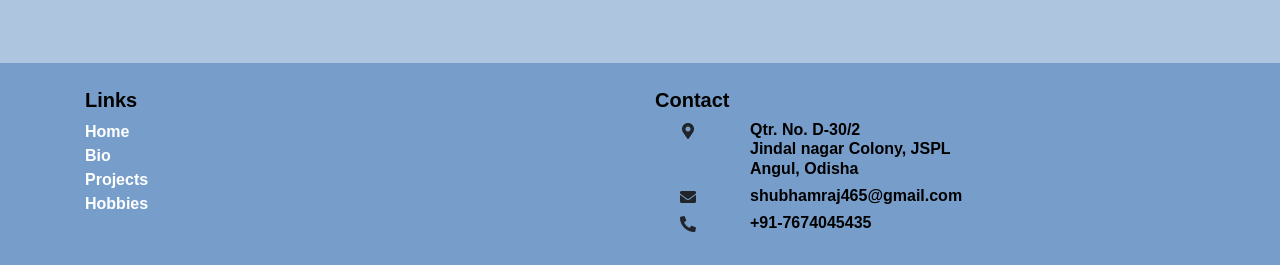
<file: docs/contact.html>
<!DOCTYPE html>
<html>
    <head>
        <!-- Required Meta Tags For Responsiveness -->
        <meta charset="utf-8">
        <meta name="viewport" content="user-scalable=no, width=device-width, initial-scale=1, shrink-to-fit=no">
        <meta http-equiv="x-ua-compatible" content="ie=edge">

        <!-- Linking the required stylesheets -->
        <link rel="stylesheet" href="https://stackpath.bootstrapcdn.com/bootstrap/4.3.1/css/bootstrap.min.css" integrity="sha384-ggOyR0iXCbMQv3Xipma34MD+dH/1fQ784/j6cY/iJTQUOhcWr7x9JvoRxT2MZw1T" crossorigin="anonymous">
        <link rel="stylesheet" href="https://cdnjs.cloudflare.com/ajax/libs/font-awesome/5.13.1/css/all.min.css">
        <link rel="stylesheet" type="text/css" href="css/layout.css">
        <link rel="stylesheet" type="text/css" href="css/light-theme.css" id="page-theme">
        
        <!-- Adding the title and the icon -->
        <title>Leave a Review</title>
        <link rel="icon" href="images/home-image.jpg" type="image/x-icon">
    </head>

    <body>
        <!-- Navigation Bar -->
        <nav class="navbar fixed-top navbar-expand-md">
            <div class="container mx-0">
                <button class="navbar-toggler" type="button" data-toggle="collapse" data-target="#Navbar">
                    <span class="fa fa-bars"></span>
                </button>

                <div class="collapse navbar-collapse" id="Navbar">
                    <ul class="navbar-nav">
                        <li class="nav-item"><a class="nav-link" href="index.html">Home</a></li>
                        <li class="nav-item"><a class="nav-link" href="about.html">Bio</a></li>
                        <li class="nav-item"><a class="nav-link" href="projects.html">Projects</a></li>
                        <li class="nav-item"><a class="nav-link" href="hobbies.html">Hobbies</a></li>
                        <li class="nav-item active"><a class="nav-link" href="#" id="active-link">Leave a Review</a></li>
                    </ul>
                </div>

                <div class="d-block d-md-none">
                    <div class="toggle-icon-sun" id="toggle-icon-sun-small" onclick="iconThemeSwitch('light')">
                        <i class="fas fa-sun fa-lg"></i>
                    </div>

                    <label class="toggle-switch" id="toggle-switch-small">
                        <input type="checkbox" id="toggle-click-small" onclick="switchTheme()">
                        <span class="toggle-slider"></span>
                    </label>

                    <div class="toggle-icon-moon" id="toggle-icon-moon-small" onclick="iconThemeSwitch('dark')">
                        <i class="fas fa-moon fa-lg"></i>
                    </div>
                </div>

                <div class="d-none d-md-block">
                    <div class="toggle-icon-sun" id="toggle-icon-sun-large" onclick="iconThemeSwitch('light')">
                        <i class="fas fa-sun fa-lg"></i>
                    </div>

                    <label class="toggle-switch" id="toggle-switch-large">
                        <input type="checkbox" id="toggle-click-large" onclick="switchTheme()">
                        <span class="toggle-slider"></span>
                    </label>
                    
                    <div class="toggle-icon-moon" id="toggle-icon-moon-large" onclick="iconThemeSwitch('dark')">
                        <i class="fas fa-moon fa-lg"></i>
                    </div>
                </div>
            </div>
        </nav>

        <div class="container">
            <div class="row">
                <div class="col-12 col-md-8 offset-md-2">
                    <div class="row" id="feedback-row">
                        <div class="feedback-header col-12">
                            <h5 class="feedback-header-text">Thank you for your valuable feedback!</h5>
                        </div>

                        <div class="feedback-stats col-12 col-md-8 offset-md-2">
                            <div class="row my-auto">
                                <div class="feedback-stats-left col-6 mx-auto">
                                    <h2 class="feedback-stats-number">6</h2>
                                    <h5 class="feedback-stats-subheading">questions</h5>
                                </div>
        
                                <div class="feedback-stats-right col-6 mx-auto">
                                    <h2 class="feedback-stats-number">3 min</h2>
                                    <h5 class="feedback-stats-subheading">to complete</h5>
                                </div>
                            </div>
                        </div>
    
                        <div class="feedback col-12">
                            <div class="feedback-form-heading">
                                <h4>Leave a review below</h4>    
                            </div>

                            <div class="row">
                                <div class="col-11 col-md-9 mx-auto">
                                    <form name="feedback-form" class="feedback-form">
                                        <div class="form-group">
                                            <label for="name">
                                                <span class="form-text">Name:</span>
                                            </label>
                                            <input type="text" class="form-control" id="name" placeholder="Enter Your Name">
                                        </div>

                                        <div class="alert-message" id="form-validation-name">
                                            <h6>* Please enter your name</h6>
                                        </div>
                                        <hr class="feedback-form-divider">
        
                                        <div class="form-group">
                                            <label for="email">
                                                <span class="form-text">Email id:</span>
                                            </label>
                                            <input type="email" class="form-control" id="email" placeholder="Enter Your Email id">
                                        </div>

                                        <div class="alert-message" id="form-validation-email">
                                            <h6>* Please enter your email id</h6>
                                        </div>
                                        <div class="alert-message" id="form-verify-email">
                                            <h6>* Please enter a valid email id</h6>
                                        </div>
                                        <hr class="feedback-form-divider">

                                        <div class="form-group">
                                            <label>
                                                <span class="form-text">How would you rate the design of the website?</span>
                                            </label>
                                            <div class="form-radio-button">
                                                <label for="design-review-1">
                                                    <input id="design-review-1" type="radio" name="design-review" value="Absolutely Amazing">
                                                    <span class="form-radio-text"> Absolutely Amazing</span>
                                                </label>
                                            </div>
                                            <div class="form-radio-button">
                                                <label for="design-review-2">
                                                    <input id="design-review-2" type="radio" name="design-review" value="Very Good">
                                                    <span class="form-radio-text"> Very Good</span>
                                                </label>
                                            </div>
                                            <div class="form-radio-button">
                                                <label for="design-review-3">
                                                    <input id="design-review-3" type="radio" name="design-review" value="Good but could have been better">
                                                    <span class="form-radio-text"> Good but could have been better</span>
                                                </label>
                                            </div>
                                            <div class="form-radio-button">
                                                <label for="design-review-4">
                                                    <input id="design-review-4" type="radio" name="design-review" value="Needs Improvement">
                                                    <span class="form-radio-text"> Needs Improvement</span>
                                                </label>
                                            </div>
                                            <div class="form-radio-button">
                                                <label for="design-review-5">
                                                    <input id="design-review-5" type="radio" name="design-review" value="Terrible">
                                                    <span class="form-radio-text"> Terrible</span>
                                                </label>
                                            </div>
                                        </div>
                                        <hr class="feedback-form-divider">
                
                                        <div class="form-group">
                                            <label>
                                                <span class="form-text">How would you rate the ease of navigation through the website?</span>
                                            </label>
                                            <div class="form-radio-button">
                                                <label for="ease-review-1">
                                                    <input id="ease-review-1" type="radio" name="ease-review" value="Easy to Navigate">
                                                    <span class="form-radio-text"> Easy to Navigate</span>
                                                </label>
                                            </div>
                                            <div class="form-radio-button">
                                                <label for="ease-review-2">
                                                    <input id="ease-review-2" type="radio" name="ease-review" value="Easy but could have been better">
                                                    <span class="form-radio-text"> Easy but could have been better</span>
                                                </label>
                                            </div>
                                            <div class="form-radio-button">
                                                <label for="ease-review-3">
                                                    <input id="ease-review-3" type="radio" name="ease-review" value="Very Difficult to Navigate">
                                                    <span class="form-radio-text"> Very Difficult to Navigate</span>
                                                </label>
                                            </div>
                                        </div>
                                        <hr class="feedback-form-divider">

                                        <div class="form-group">
                                            <label>
                                                <span class="form-text">Did you find this website worthy of a personal portfolio?</span>
                                            </label>
                                            <div class="form-radio-button">
                                                <label for="worth-review-1">
                                                    <input id="worth-review-1" type="radio" name="worth-review" value="Highly Worthy">
                                                    <span class="form-radio-text"> Highly Worthy</span>
                                                </label>
                                            </div>
                                            <div class="form-radio-button">
                                                <label for="worth-review-2">
                                                    <input id="worth-review-2" type="radio" name="worth-review" value="Good but could have been better">
                                                    <span class="form-radio-text"> Good but could have been better</span>
                                                </label>
                                            </div>
                                            <div class="form-radio-button">
                                                <label for="worth-review-3">
                                                    <input id="worth-review-3" type="radio" name="worth-review" value="Not worth my time">
                                                    <span class="form-radio-text"> Not worth my time</span>
                                                </label>
                                            </div>
                                        </div>
                                        <hr class="feedback-form-divider">

                                        <div class="form-group">
                                            <label for="suggestions">
                                                <span class="form-text">Any comments or suggestions</span>
                                            </label>
                                            <textarea class="form-control" name="comments" id="comments" rows="4" placeholder="Enter Your Suggestions here..."></textarea>
                                        </div>
                
                                        <div class="form-group">
                                            <button type="submit" id="submit" class="form-submit-button" title="Submit Your Feedback" onclick="return validateForm()">Submit</button>
                                        </div>

                                        <div class="alert-message" id="form-validate">
                                            <h6>* Please fill in the mandatory details correctly</h6>
                                        </div>
                                    </form>
                                </div>
                            </div>
                            
                        </div>
                    </div>
                    
                </div>
            </div>
        </div>

        <!-- Footer -->
        <div class="footer">
            <div class="container">
                <div class="row">
                    <div class="col-4 col-sm-6">
                        <h5 class="footer-heading">Links</h5>
                        <ul class="footer-bullets">
                            <li><a href="index.html" class="footer-link">Home</a></li>
                            <li><a href="about.html" class="footer-link">Bio</a></li>
                            <li><a href="projects.html" class="footer-link">Projects</a></li>
                            <li><a href="hobbies.html" class="footer-link">Hobbies</a></li>
                        </ul>    
                    </div>

                    <div class="col-8 col-sm-6">
                        <div class="row">
                            <div class="col-12">
                                <h5 class="footer-heading">Contact</h5>
                            </div>
                            
                            <div class="col-8 col-sm-2">
                                <i class="fas fa-map-marker-alt icon"></i>
                            </div>
                            
                            <div class="col-12 col-sm-10">
                                <h6 class="footer-text">
                                    Qtr. No. D-30/2 <br>
                                    Jindal nagar Colony, JSPL <br>
                                    Angul, Odisha <br>
                                </h6>
                            </div>

                            <div class="col-8 col-sm-2">
                                <i class="fas fa-envelope icon"></i>
                            </div>
                            
                            <div class="col-12 col-sm-10 d-block d-md-none" style="overflow-x: scroll;">
                                <h6 class="footer-text">
                                    shubhamraj465@gmail.com
                                </h6>
                            </div>

                            <div class="col-12 col-sm-10 d-none d-md-block">
                                <h6 class="footer-text">
                                    shubhamraj465@gmail.com
                                </h6>
                            </div>
                            
                            <div class="col-8 col-sm-2">
                                <i class="fas fa-phone-alt icon"></i>
                            </div>
                            
                            <div class="col-12 col-sm-10">
                                <h6 class="footer-text">
                                    +91-7674045435
                                </h6>
                            </div>
                        </div>  
                    </div>
                </div>
            </div>
        </div>

        
        <!-- Linking the required javascript files -->
        <script src="https://code.jquery.com/jquery-3.3.1.slim.min.js" integrity="sha384-q8i/X+965DzO0rT7abK41JStQIAqVgRVzpbzo5smXKp4YfRvH+8abtTE1Pi6jizo" crossorigin="anonymous"></script>
        <script src="https://cdnjs.cloudflare.com/ajax/libs/popper.js/1.14.7/umd/popper.min.js" integrity="sha384-UO2eT0CpHqdSJQ6hJty5KVphtPhzWj9WO1clHTMGa3JDZwrnQq4sF86dIHNDz0W1" crossorigin="anonymous"></script>
        <script src="https://stackpath.bootstrapcdn.com/bootstrap/4.3.1/js/bootstrap.min.js" integrity="sha384-JjSmVgyd0p3pXB1rRibZUAYoIIy6OrQ6VrjIEaFf/nJGzIxFDsf4x0xIM+B07jRM" crossorigin="anonymous"></script>
        <script src="javascript/alignment.js"></script>
        <script src="javascript/changeTheme.js"></script>
        <script src="javascript/formValidation.js"></script>
        <script>
            document.addEventListener("DOMContentLoaded", loadTheme());
            document.addEventListener("DOMContentLoaded", alignIcons());
        </script>
    </body>
</html>
</file>
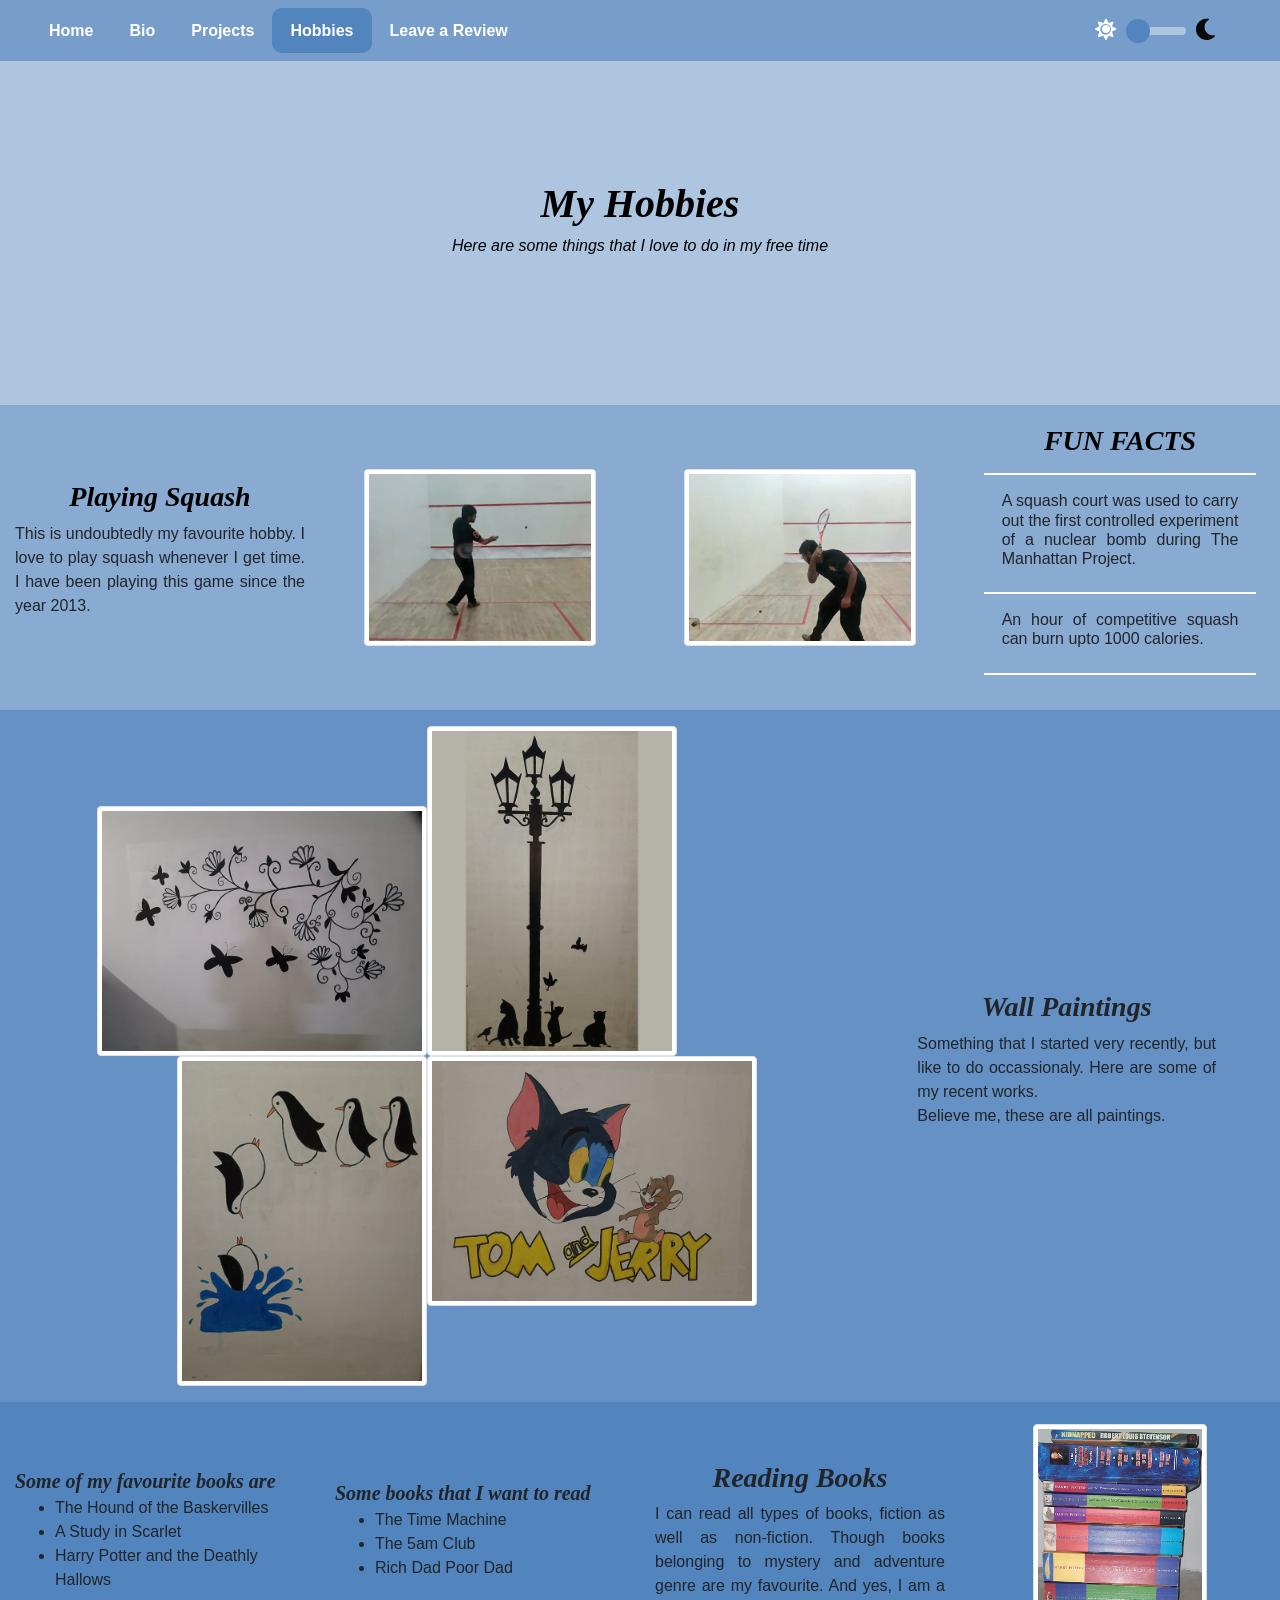
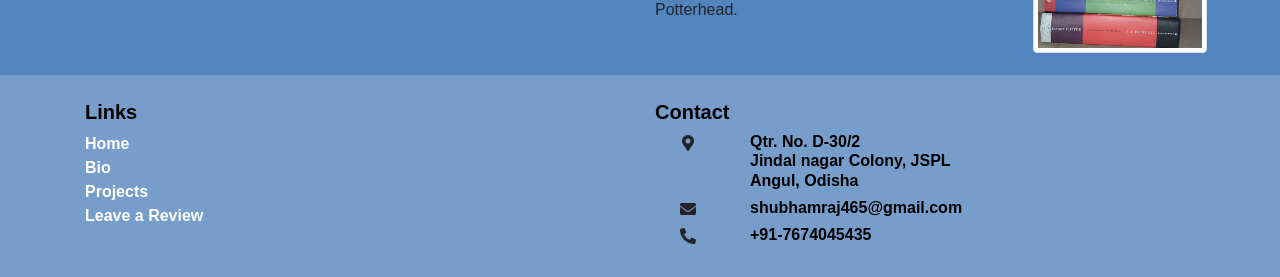
<file: docs/hobbies.html>
<!DOCTYPE html>
<html>
    <head>
        <!-- Required Meta Tags For Responsiveness -->
        <meta charset="utf-8">
        <meta name="viewport" content="user-scalable=no, width=device-width, initial-scale=1, shrink-to-fit=no">
        <meta http-equiv="x-ua-compatible" content="ie=edge">

        <!-- Linking the required stylesheets -->
        <link rel="stylesheet" href="https://stackpath.bootstrapcdn.com/bootstrap/4.3.1/css/bootstrap.min.css" integrity="sha384-ggOyR0iXCbMQv3Xipma34MD+dH/1fQ784/j6cY/iJTQUOhcWr7x9JvoRxT2MZw1T" crossorigin="anonymous">
        <link rel="stylesheet" href="https://cdnjs.cloudflare.com/ajax/libs/font-awesome/5.13.1/css/all.min.css">
        <link rel="stylesheet" type="text/css" href="css/layout.css">
        <link rel="stylesheet" type="text/css" href="css/light-theme.css" id="page-theme">
        
        <!-- Adding the title and the icon -->
        <title>Hobbies</title>
        <link rel="icon" href="images/home-image.jpg" type="image/x-icon">
    </head>

    <body>
        <!-- Navigation Bar -->
        <nav class="navbar fixed-top navbar-expand-md">
            <div class="container mx-0">
                <button class="navbar-toggler" type="button" data-toggle="collapse" data-target="#Navbar">
                    <span class="fa fa-bars"></span>
                </button>

                <div class="collapse navbar-collapse" id="Navbar">
                    <ul class="navbar-nav">
                        <li class="nav-item"><a class="nav-link" href="index.html">Home</a></li>
                        <li class="nav-item"><a class="nav-link" href="about.html">Bio</a></li>
                        <li class="nav-item"><a class="nav-link" href="projects.html">Projects</a></li>
                        <li class="nav-item active"><a class="nav-link" href="#" id="active-link">Hobbies</a></li>
                        <li class="nav-item"><a class="nav-link" href="contact.html">Leave a Review</a></li>
                    </ul>
                </div>

                <div class="d-block d-md-none">
                    <div class="toggle-icon-sun" id="toggle-icon-sun-small" onclick="iconThemeSwitch('light')">
                        <i class="fas fa-sun fa-lg"></i>
                    </div>

                    <label class="toggle-switch" id="toggle-switch-small">
                        <input type="checkbox" id="toggle-click-small" onclick="switchTheme()">
                        <span class="toggle-slider"></span>
                    </label>

                    <div class="toggle-icon-moon" id="toggle-icon-moon-small" onclick="iconThemeSwitch('dark')">
                        <i class="fas fa-moon fa-lg"></i>
                    </div>
                </div>

                <div class="d-none d-md-block">
                    <div class="toggle-icon-sun" id="toggle-icon-sun-large" onclick="iconThemeSwitch('light')">
                        <i class="fas fa-sun fa-lg"></i>
                    </div>

                    <label class="toggle-switch" id="toggle-switch-large">
                        <input type="checkbox" id="toggle-click-large" onclick="switchTheme()">
                        <span class="toggle-slider"></span>
                    </label>
                    
                    <div class="toggle-icon-moon" id="toggle-icon-moon-large" onclick="iconThemeSwitch('dark')">
                        <i class="fas fa-moon fa-lg"></i>
                    </div>
                </div>
            </div>
        </nav>

        <!-- Main Content -->
        <div class="container-fluid">
            <div class="row">
                <div class="hobby-title col-12">
                    <div class="d-none d-md-block">
                        <h1 class="hobby-title-heading">My Hobbies</h1>
                        <h6 class="hobby-title-subheading">Here are some things that I love to do in my free time</h6>
                    </div>

                    <div class="d-block d-md-none">
                        <h2 class="hobby-title-heading">My Hobbies</h2>
                        <h6 class="hobby-title-subheading">Here are some things that I love to do in my free time</h6>
                    </div>
                </div>

                <div class="d-block d-lg-none">
                    <div class="col-12" id="hobby-squash">
                        <!-- Small and below sizes-->
                        <div class="d-block d-md-none">
                            <div class="row">
                                <div class="col-12">
                                    <img src="images/hobby-squash-1.jpg" class="img-fluid img-thumbnail" id="hobby-image-squash-1">
                                </div>
        
                                <div class="col-12 hobby-squash-content">
                                    <h3 class="hobby-squash-heading">Playing Squash</h3>
                                    <p class="hobby-squash-subheading">
                                        This is undoubtedly my favourite hobby. I love to play squash whenever I get time.
                                        I have been playing this game since the year 2013.
                                    </p>
                                </div>
        
                                <div class="col-12">
                                    <img src="images/hobby-3.jpg" class="img-fluid img-thumbnail" id="hobby-image-squash-2">
                                </div>
                            </div>
                        </div>

                        <!-- Medium Size -->
                        <div class="d-none d-md-block d-lg-none">
                            <div class="row">
                                <div class="col-5 hobby-squash-content">
                                    <div class="row">
                                        <div class="col-10 mx-auto">
                                            <h3 class="hobby-squash-heading">Playing Squash</h3>
                                            <p class="hobby-squash-subheading">
                                                This is undoubtedly my favourite hobby. I love to play squash whenever I get time.
                                                I have been playing this game since the year 2013.
                                            </p>
                                        </div>

                                        <div class="col-12 bio-quotes-heading">
                                            <h3 class="hobby-fact">FUN FACTS</h3>
                                        </div>
                                        <hr class="bio-quotes-divider" id="hobby-fact-divider">

                                        <div class="col-10 mx-auto">
                                            <h6 class="bio-quote" id="hobby-fact">
                                                A squash court was used to carry out the first controlled experiment of a nuclear bomb
                                                during The Manhattan Project.
                                            </h6>
                                        </div>
                                        <hr class="bio-quotes-divider" id="hobby-fact-divider">

                                        <div class="col-10 mx-auto">
                                            <h6 class="bio-quote" id="hobby-fact">
                                                An hour of competitive squash can burn upto 1000 calories.
                                            </h6>
                                        </div>
                                        <hr class="bio-quotes-divider" id="hobby-fact-divider">
                                    </div> 
                                </div>
        
                                <div class="col-7">
                                    <div class="row">
                                        <div class="col-12">
                                            <img src="images/hobby-squash-1.jpg" class="img-fluid img-thumbnail" id="hobby-image-squash-md-1">
                                        </div>
        
                                        <div class="col-12">
                                            <img src="images/hobby-3.jpg" class="img-fluid img-thumbnail" id="hobby-image-squash-md-2">
                                        </div>
                                    </div>
                                </div>
                            </div>
                        </div>
                    </div>

                    <div class="col-12" id="hobby-painting">
                        <!-- Medium and below sizes -->
                        <div class="d-block d-lg-none">
                            <div class="col-12">
                                <h3 class="hobby-painting-heading">Wall Paintings</h3>
                                <p class="hobby-painting-subheading" id="hobby-painting-subheading-top">
                                    Something that I started very recently, but like to do occassionaly.
                                    Here are some of my recent works.
                                </p>
                                <p class="hobby-painting-subheading">
                                    Believe me, these are all paintings.
                                </p>
                            </div>

                            <div class="row">
                                <div class="col-6" id="hobby-image-painting-layout-left">
                                    <img src="images/hobby-painting-2.jpg" class="img-fluid img-thumbnail" id="hobby-image-painting-1">
                                </div>
                                
                                <div class="col-6" id="hobby-image-painting-layout-right">
                                    <div class="row">
                                        <div class="col-9">
                                            <img src="images/hobby-1.jpg" class="img-fluid img-thumbnail" id="hobby-image-painting-2">
                                        </div>
                                    </div>
                                </div>
                                
                                <div class="col-6" id="hobby-image-painting-layout-left">
                                    <div class="row">
                                        <div class="col-9 offset-3">
                                            <img src="images/hobby-painting-1.jpg" class="img-fluid img-thumbnail" id="hobby-image-painting-3">
                                        </div>
                                    </div>
                                </div>
                                
                                <div class="col-6" id="hobby-image-painting-layout-right">
                                    <img src="images/hobby-4.jpg" class="img-fluid img-thumbnail" id="hobby-image-painting-4">
                                </div>
                            </div>
                        </div>
                    </div>

                    <div class="col-12" id="hobby-reading">
                        <div class="row">
                            <div class="col-12 col-md-7">
                                <div class="row">
                                    <div class="col-12">
                                        <h3 class="hobby-reading-heading">Reading Books</h3>
                                        <p class="hobby-reading-subheading">
                                            I can read all types of books, fiction as well as non-fiction.
                                            Though books belonging to mystery and adventure genre are my favourite.
                                            And yes, I am a Potterhead. 
                                        </p>
                                    </div>

                                    <div class="col-12 col-md-6">
                                        <h5 class="hobby-reading-points">Some of my favourite books are</h5>
                                        <ul>
                                            <li class="hobby-reading-subheading-points">The Hound of the Baskervilles</li>
                                            <li class="hobby-reading-subheading-points">A Study in Scarlet</li>
                                            <li class="hobby-reading-subheading-points">Harry Potter and the Deathly Hallows</li>
                                        </ul>
                                    </div>

                                    <div class="col-12 col-md-6">
                                        <h5 class="hobby-reading-points">Some books that I want to read</h5>
                                        <ul>
                                            <li class="hobby-reading-subheading-points">The Time Machine</li>
                                            <li class="hobby-reading-subheading-points">The 5am Club</li>
                                            <li class="hobby-reading-subheading-points">Rich Dad Poor Dad</li>
                                        </ul>
                                    </div>
                                </div>
                            </div>
    
                            <div class="col-12 col-md-5 my-auto">
                                <img src="images/hobby-2.jpg" class="img-fluid img-thumbnail" id="hobby-image-reading">
                            </div>
                        </div>
                    </div>
                </div>

                <!-- Large Size -->
                <div class="col-12 d-none d-lg-block">
                    <div class="row">
                        <div class="col-lg-12" id="hobby-squash">
                            <div class="row">
                                <div class="col-3 my-auto">
                                    <h3 class="hobby-squash-heading">Playing Squash</h3>
                                    <p class="hobby-squash-subheading">
                                        This is undoubtedly my favourite hobby. I love to play squash whenever I get time.
                                        I have been playing this game since the year 2013.
                                    </p>
                                </div>

                                <div class="col-3 my-auto">
                                    <img src="images/hobby-squash-1.jpg" class="img-fluid img-thumbnail" id="hobby-image-squash-lg">
                                </div>

                                <div class="col-3 my-auto">
                                    <img src="images/hobby-3.jpg" class="img-fluid img-thumbnail" id="hobby-image-squash-lg">
                                </div>

                                <div class="col-3 my-auto">
                                    <div class="row">
                                        <div class="col-12 bio-quotes-heading">
                                            <h3 class="hobby-fact">FUN FACTS</h3>
                                        </div>
                                        <hr class="bio-quotes-divider" id="hobby-fact-divider">

                                        <div class="col-10 mx-auto">
                                            <h6 class="bio-quote" id="hobby-fact-large">
                                                A squash court was used to carry out the first controlled experiment of a nuclear bomb
                                                during The Manhattan Project.
                                            </h6>
                                        </div>
                                        <hr class="bio-quotes-divider" id="hobby-fact-divider">

                                        <div class="col-10 mx-auto">
                                            <h6 class="bio-quote" id="hobby-fact-large">
                                                An hour of competitive squash can burn upto 1000 calories.
                                            </h6>
                                        </div>
                                        <hr class="bio-quotes-divider" id="hobby-fact-divider">
                                    </div>
                                </div>
                            </div>
                        </div>
    
                        <div class="col-lg-12" id="hobby-painting">
                            <div class="row">
                                <div class="col-8 my-auto">
                                    <div class="row">
                                        <div class="col-6" id="hobby-image-painting-layout-left">
                                            <img src="images/hobby-painting-2.jpg" class="img-fluid img-thumbnail" id="hobby-image-painting-1">
                                        </div>
                                        
                                        <div class="col-6" id="hobby-image-painting-layout-right">
                                            <div class="row">
                                                <div class="col-9">
                                                    <img src="images/hobby-1.jpg" class="img-fluid img-thumbnail" id="hobby-image-painting-2">
                                                </div>
                                            </div>
                                        </div>
                                        
                                        <div class="col-6" id="hobby-image-painting-layout-left">
                                            <div class="row">
                                                <div class="col-9 offset-3">
                                                    <img src="images/hobby-painting-1.jpg" class="img-fluid img-thumbnail" id="hobby-image-painting-3">
                                                </div>
                                            </div>
                                        </div>
                                        
                                        <div class="col-6" id="hobby-image-painting-layout-right">
                                            <img src="images/hobby-4.jpg" class="img-fluid img-thumbnail" id="hobby-image-painting-4">
                                        </div>
                                    </div>
                                </div>

                                <div class="col-4 my-auto hobby-painting-large">
                                    <h3 class="hobby-painting-heading">Wall Paintings</h3>
                                    <p class="hobby-painting-subheading" id="hobby-painting-subheading-top">
                                        Something that I started very recently, but like to do occassionaly.
                                        Here are some of my recent works.
                                    </p>
                                    <p class="hobby-painting-subheading">
                                        Believe me, these are all paintings.
                                    </p>
                                </div>
                            </div>
                        </div>
    
                        <div class="col-lg-12 hobby" id="hobby-reading">
                            <div class="row">
                                <div class="col-3 my-auto">
                                    <h5 class="hobby-reading-points">Some of my favourite books are</h5>
                                    <ul>
                                        <li class="hobby-reading-subheading-points">The Hound of the Baskervilles</li>
                                        <li class="hobby-reading-subheading-points">A Study in Scarlet</li>
                                        <li class="hobby-reading-subheading-points">Harry Potter and the Deathly Hallows</li>
                                    </ul>
                                </div>

                                <div class="col-3 my-auto">
                                    <h5 class="hobby-reading-points">Some books that I want to read</h5>
                                    <ul>
                                        <li class="hobby-reading-subheading-points">The Time Machine</li>
                                        <li class="hobby-reading-subheading-points">The 5am Club</li>
                                        <li class="hobby-reading-subheading-points">Rich Dad Poor Dad</li>
                                    </ul>
                                </div>

                                <div class="col-3 my-auto">
                                    <h3 class="hobby-reading-heading">Reading Books</h3>
                                    <p class="hobby-reading-subheading">
                                        I can read all types of books, fiction as well as non-fiction.
                                        Though books belonging to mystery and adventure genre are my favourite.
                                        And yes, I am a Potterhead. 
                                    </p>
                                </div>

                                <div class="col-3 my-auto">
                                    <img src="images/hobby-2.jpg" class="img-fluid img-thumbnail" id="hobby-image-reading">
                                </div>
                            </div>
                        </div>
                    </div>
                </div>
            </div>
        </div>

        <!-- Footer -->
        <div class="footer">
            <div class="container">
                <div class="row">
                    <div class="col-4 col-sm-6">
                        <h5 class="footer-heading">Links</h5>
                        <ul class="footer-bullets">
                            <li><a href="index.html" class="footer-link">Home</a></li>
                            <li><a href="about.html" class="footer-link">Bio</a></li>
                            <li><a href="projects.html" class="footer-link">Projects</a></li>
                            <li><a href="contact.html" class="footer-link">Leave a Review</a></li>
                        </ul>    
                    </div>

                    <div class="col-8 col-sm-6">
                        <div class="row">
                            <div class="col-12">
                                <h5 class="footer-heading">Contact</h5>
                            </div>
                            
                            <div class="col-8 col-sm-2">
                                <i class="fas fa-map-marker-alt icon"></i>
                            </div>
                            
                            <div class="col-12 col-sm-10">
                                <h6 class="footer-text">
                                    Qtr. No. D-30/2 <br>
                                    Jindal nagar Colony, JSPL <br>
                                    Angul, Odisha <br>
                                </h6>
                            </div>

                            <div class="col-8 col-sm-2">
                                <i class="fas fa-envelope icon"></i>
                            </div>
                            
                            <div class="col-12 col-sm-10 d-block d-md-none" style="overflow-x: scroll;">
                                <h6 class="footer-text">
                                    shubhamraj465@gmail.com
                                </h6>
                            </div>

                            <div class="col-12 col-sm-10 d-none d-md-block">
                                <h6 class="footer-text">
                                    shubhamraj465@gmail.com
                                </h6>
                            </div>
                            
                            <div class="col-8 col-sm-2">
                                <i class="fas fa-phone-alt icon"></i>
                            </div>
                            
                            <div class="col-12 col-sm-10">
                                <h6 class="footer-text">
                                    +91-7674045435
                                </h6>
                            </div>
                        </div>  
                    </div>
                </div>
            </div>
        </div>

        
        <!-- Linking the required javascript files -->
        <script src="https://code.jquery.com/jquery-3.3.1.slim.min.js" integrity="sha384-q8i/X+965DzO0rT7abK41JStQIAqVgRVzpbzo5smXKp4YfRvH+8abtTE1Pi6jizo" crossorigin="anonymous"></script>
        <script src="https://cdnjs.cloudflare.com/ajax/libs/popper.js/1.14.7/umd/popper.min.js" integrity="sha384-UO2eT0CpHqdSJQ6hJty5KVphtPhzWj9WO1clHTMGa3JDZwrnQq4sF86dIHNDz0W1" crossorigin="anonymous"></script>
        <script src="https://stackpath.bootstrapcdn.com/bootstrap/4.3.1/js/bootstrap.min.js" integrity="sha384-JjSmVgyd0p3pXB1rRibZUAYoIIy6OrQ6VrjIEaFf/nJGzIxFDsf4x0xIM+B07jRM" crossorigin="anonymous"></script>
        <script src="javascript/alignment.js"></script>
        <script src="javascript/changeTheme.js"></script>
        <script>
            document.addEventListener("DOMContentLoaded", loadTheme());
            document.addEventListener("DOMContentLoaded", alignIcons());
        </script>
    </body>
</html>
</file>
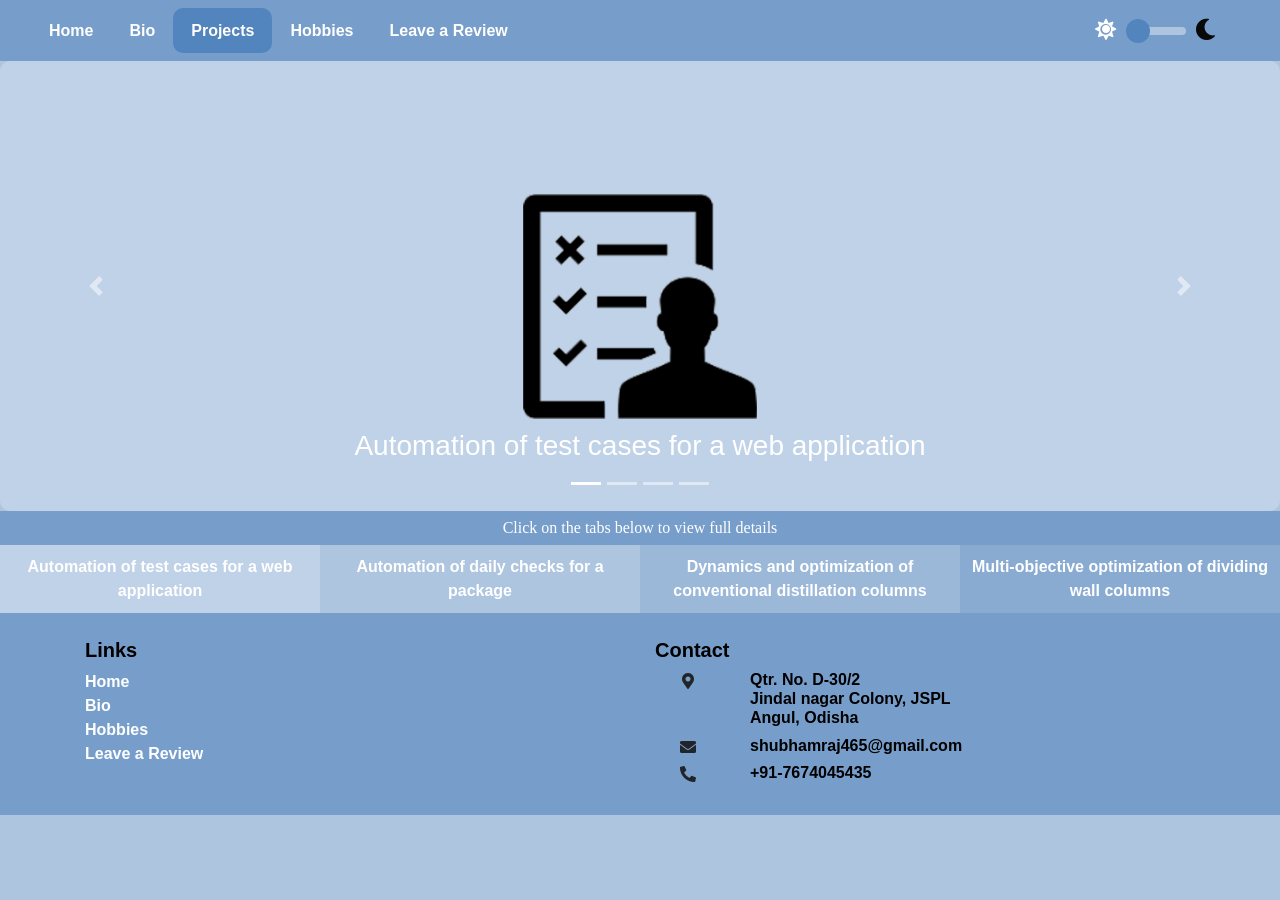
<file: docs/projects.html>
<!DOCTYPE html>
<html>
    <head>
        <!-- Required Meta Tags For Responsiveness -->
        <meta charset="utf-8">
        <meta name="viewport" content="user-scalable=no, width=device-width, initial-scale=1, shrink-to-fit=no">
        <meta http-equiv="x-ua-compatible" content="ie=edge">

        <!-- Linking the required stylesheets -->
        <link rel="stylesheet" href="https://stackpath.bootstrapcdn.com/bootstrap/4.3.1/css/bootstrap.min.css" integrity="sha384-ggOyR0iXCbMQv3Xipma34MD+dH/1fQ784/j6cY/iJTQUOhcWr7x9JvoRxT2MZw1T" crossorigin="anonymous">
        <link rel="stylesheet" href="https://cdnjs.cloudflare.com/ajax/libs/font-awesome/5.13.1/css/all.min.css">
        <link rel="stylesheet" type="text/css" href="css/layout.css">
        <link rel="stylesheet" type="text/css" href="css/light-theme.css" id="page-theme">
        
        <!-- Adding the title and the icon -->
        <title>Projects</title>
        <link rel="icon" href="images/home-image.jpg" type="image/x-icon">
    </head>

    <body>
        <!-- Navigation Bar -->
        <nav class="navbar fixed-top navbar-expand-md">
            <div class="container mx-0">
                <button class="navbar-toggler" type="button" data-toggle="collapse" data-target="#Navbar">
                    <span class="fa fa-bars"></span>
                </button>

                <div class="collapse navbar-collapse" id="Navbar">
                    <ul class="navbar-nav">
                        <li class="nav-item"><a class="nav-link" href="index.html">Home</a></li>
                        <li class="nav-item"><a class="nav-link" href="about.html">Bio</a></li>
                        <li class="nav-item active"><a class="nav-link" href="#" id="active-link">Projects</a></li>
                        <li class="nav-item"><a class="nav-link" href="hobbies.html">Hobbies</a></li>
                        <li class="nav-item"><a class="nav-link" href="contact.html">Leave a Review</a></li>
                    </ul>
                </div>

                <div class="d-block d-md-none">
                    <div class="toggle-icon-sun" id="toggle-icon-sun-small" onclick="iconThemeSwitch('light')">
                        <i class="fas fa-sun fa-lg"></i>
                    </div>

                    <label class="toggle-switch" id="toggle-switch-small">
                        <input type="checkbox" id="toggle-click-small" onclick="switchTheme()">
                        <span class="toggle-slider"></span>
                    </label>

                    <div class="toggle-icon-moon" id="toggle-icon-moon-small" onclick="iconThemeSwitch('dark')">
                        <i class="fas fa-moon fa-lg"></i>
                    </div>
                </div>

                <div class="d-none d-md-block">
                    <div class="toggle-icon-sun" id="toggle-icon-sun-large" onclick="iconThemeSwitch('light')">
                        <i class="fas fa-sun fa-lg"></i>
                    </div>

                    <label class="toggle-switch" id="toggle-switch-large">
                        <input type="checkbox" id="toggle-click-large" onclick="switchTheme()">
                        <span class="toggle-slider"></span>
                    </label>
                    
                    <div class="toggle-icon-moon" id="toggle-icon-moon-large" onclick="iconThemeSwitch('dark')">
                        <i class="fas fa-moon fa-lg"></i>
                    </div>
                </div>
            </div>
        </nav>

        <!-- Carousel -->
        <div class="carousel slide" data-ride="carousel" id="project-carousel">
            <ol class="carousel-indicators">
                <li data-target="#project-carousel" data-slide-to="0" class="active"></li>
                <li data-target="#project-carousel" data-slide-to="1"></li>
                <li data-target="#project-carousel" data-slide-to="2"></li>
                <li data-target="#project-carousel" data-slide-to="3"></li>
            </ol>

            <div class="carousel-inner">
                <div class="carousel-item active" id="project-testing-copy" onclick="openTabFromCarousel('testing')">
                    <div class="carousel-caption d-block d-lg-none">
                        <img src="images/project-testing.png" class="img-fluid project-image-small" id="project-1-small">
                        <h4>Automation of test cases for a web application</h4>
                    </div>

                    <div class="carousel-caption d-none d-lg-block">
                        <img src="images/project-testing.png" class="img-fluid project-image-large" id="project-1-large">
                        <h3>Automation of test cases for a web application</h3>
                    </div>
                </div>

                <div class="carousel-item" id="project-automation-copy" onclick="openTabFromCarousel('automation')">
                    <div class="carousel-caption d-block d-lg-none">
                        <img src="images/project-automation.png" class="img-fluid project-image-small" id="project-2-small">
                        <h4>Automation of daily checks for a package</h4>
                    </div>

                    <div class="carousel-caption d-none d-lg-block">
                        <img src="images/project-automation.png" class="img-fluid project-image-large" id="project-2-large">
                        <h3>Automation of daily checks for a package</h3>
                    </div>
                </div>

                <div class="carousel-item" id="project-cds-copy"  onclick="openTabFromCarousel('cds')">
                    <div class="carousel-caption d-block d-lg-none">
                        <img src="images/project-cds.png" class="img-fluid project-image-small" id="project-3-small">
                        <h4>Dynamics and optimization of conventional distillation columns</h4>
                    </div>

                    <div class="carousel-caption d-none d-lg-block">
                        <img src="images/project-cds.png" class="img-fluid project-image-large" id="project-3-large">
                        <h3>Dynamics and optimization of conventional distillation columns</h3>
                    </div>
                </div>

                <div class="carousel-item" id="project-dwc-copy" onclick="openTabFromCarousel('dwc')">
                    <div class="carousel-caption d-block d-lg-none">
                        <img src="images/project-dwc.png" class="img-fluid project-image-small" id="project-4-small">
                        <h4>Multi-objective optimization of dividing wall columns</h4>
                    </div>

                    <div class="carousel-caption d-none d-lg-block">
                        <img src="images/project-dwc.png" class="img-fluid project-image-large" id="project-4-large">
                        <h3>Multi-objective optimization of dividing wall columns</h3>
                    </div>
                </div>
            </div>

            <a class="carousel-control-prev" href="#project-carousel" role="button" data-slide="prev">
                <span class="carousel-control-prev-icon" aria-hidden="true"></span>
                <span class="sr-only">Previous</span>
            </a>
            <a class="carousel-control-next" href="#project-carousel" role="button" data-slide="next">
                <span class="carousel-control-next-icon" aria-hidden="true"></span>
                <span class="sr-only">Next</span>
            </a>
        </div>

        <div class="project-header">
            <p class="project-header-text">
                Click on the tabs below to view full details
            </p>
        </div>

        <!-- Tabs for large screen -->
        <div class="container-fluid" id="project-container">
            <div class="d-none d-md-block">
                <div class="project-tab-large">
                    <div class="row py-auto" id="feedback-row">
                        <div class="col-3" id="project-tabs">
                            <button class="project-tab-link" id="project-testing-copy-large" onclick="switchTabs(event, 'testing')">
                                Automation of test cases for a web application
                            </button>
                        </div>

                        <div class="col-3" id="project-tabs">
                            <button class="project-tab-link" id="project-automation-copy-large" onclick="switchTabs(event, 'automation')">
                                Automation of daily checks for a package
                            </button>
                        </div>

                        <div class="col-3" id="project-tabs">
                            <button class="project-tab-link" id="project-cds-copy-large" onclick="switchTabs(event, 'cds')">
                                Dynamics and optimization of conventional distillation columns
                            </button>
                        </div>

                        <div class="col-3" id="project-tabs">
                            <button class="project-tab-link" id="project-dwc-copy-large" onclick="switchTabs(event, 'dwc')">
                                Multi-objective optimization of dividing wall columns
                            </button>
                        </div>
                    </div>   
                </div>

                <!-- Tab Content -->
                <div class="project-tab-content" id="project-testing">
                    <div class="row">
                        <div class="col-10 col-lg-8 mx-auto">
                            <div class="project-tabs-heading">
                                <div class="d-md-none d-lg-block">
                                    <h2>Automation of test cases for a web application</h2>
                                </div>
                                <div class="d-md-block d-lg-none">
                                    <h3>Automation of test cases for a web application</h3>
                                </div>
                            </div>

                            <div class="project-description-block">
                                <div class="project-description-heading">
                                    <h3 class="project-description-heading-larger">A</h3>
                                    <h5 class="project-description-heading-smaller">&nbsp;</h5>
                                    <h3 class="project-description-heading-larger">B</h3>
                                    <h5 class="project-description-heading-smaller">RIEF&nbsp;</h5>
                                    <h3 class="project-description-heading-larger">O</h3>
                                    <h5 class="project-description-heading-smaller">VERVIEW</h5>
                                </div>

                                <p class="project-description-content">
                                    In the summer of 2019, I was hired as a software intern for Itiviti India Private Limited, where I worked on two projects. 
                                    The organization develops software products to help financial institutions worldwide
                                    with their trading practices. In an era where the capital markets are highly complex, 
                                    automated trading operation is a highly complex business, where the lack of testing strategies 
                                    has a huge impact. Managing test environments, with multiple test components, is costly 
                                    and resource-intensive both in terms of staffing and technical infrastructure requirements. 
                                    Firms may end up spending more time maintaining their complex testing 
                                    environments than performing actual tests. VeriFIX Enterprise is a software application 
                                    developed by Itviti which helps firms manage their testing environments. This project aimed 
                                    at automating the test cases for the software application, VeriFIX Enterprise.
                                </p>
                                    
                                <div class="project-description-heading">
                                    <h3 class="project-description-heading-larger">P</h3>
                                    <h5 class="project-description-heading-smaller">ROJECT&nbsp;</h5>
                                    <h3 class="project-description-heading-larger">P</h3>
                                    <h5 class="project-description-heading-smaller">ROBLEM&nbsp;</h5>
                                    <h3 class="project-description-heading-larger">S</h3>
                                    <h5 class="project-description-heading-smaller">TATEMENT</h5>
                                </div>

                                <p class="project-description-content">
                                    As the application of VeriFIX enterprise is constantly developing, upgrading and adding 
                                    new features to it, proof testing of the upgrades and newer additions are necessary to find 
                                    out the bugs and their removal. To test any software, manual testing is performed on 
                                    the newly upgraded components, which is followed by automated testing of the complete software. 
                                    For certain components, the manual testing part had been completed, and the test cases needed 
                                    to be automated to fasten the process of testing in further deployments. The task assigned to 
                                    me was to validate the working of a filter criteria button in the web application
                                    and generate test cases for the same.
                                </p>

                                <div class="project-description-heading">
                                    <h3 class="project-description-heading-larger">T</h3>
                                    <h5 class="project-description-heading-smaller">OOLS&nbsp;</h5>
                                    <h3 class="project-description-heading-larger">U</h3>
                                    <h5 class="project-description-heading-smaller">SED</h5>
                                </div>

                                <p class="project-description-content">
                                    <div class="row">
                                        <div class="col-9 col-lg-8">
                                            <table class="table table-striped">
                                                <tbody>
                                                    <tr>
                                                        <th class="project-table-left">Developing Environment</th>
                                                        <td class="project-table-right">Eclipse</td>
                                                    </tr>
                                                    <tr>
                                                        <th class="project-table-left">Programming Language</th>
                                                        <td class="project-table-right">Java</td>
                                                    </tr>
                                                    <tr>
                                                        <th class="project-table-left">Testing Framework</th>
                                                        <td class="project-table-right">JUnit</td>
                                                    </tr>
                                                    <tr>
                                                        <th class="project-table-left">Automation Driver</th>
                                                        <td class="project-table-right">Selenium Web Driver</td>
                                                    </tr>
                                                    <tr>
                                                        <th class="project-table-left">Other Tools</th>
                                                        <td class="project-table-right">Git</td>
                                                    </tr>
                                                </tbody>
                                            </table>
                                        </div>
                                    </div>      
                                </p>

                                <div class="project-description-heading">
                                    <h3 class="project-description-heading-larger">A</h3>
                                    <h5 class="project-description-heading-smaller">CTIONS&nbsp;</h5>
                                    <h3 class="project-description-heading-larger">T</h3>
                                    <h5 class="project-description-heading-smaller">AKEN</h5>
                                </div>
                                
                                <p class="project-description-content">
                                    To test the filter criteria button, the first step was logging in to the web application. To 
                                    automate this step, the Selenium web driver was used to log in and perform all the 
                                    navigational tasks that had to be performed before the actual test started. The code for 
                                    performing all these tasks was kept in the proper annotation of the JUnit Test Case so that 
                                    these tasks would run at the beginning. Before applying the filter, all the messages were extracted 
                                    and those which had the desired filter present in them were counted. The count was stored. The next step was to apply 
                                    the filter and count the total number of messages present. If this number matched with the number 
                                    stored, this part of the test would be a success, else it would fail and indicate that 
                                    the filter criteria button wasn't working properly. An additional condition was added to further 
                                    validate the button, which was to check if every message in the message box after application of 
                                    filter criteria contained the desired filter or not. The first condition ensured that no messages were 
                                    missed out after the application of the filter, while the second condition ensured that no messages that 
                                    shouldn't be present appeared in the message box. If both the conditions passed successfully, the test passed,
                                    indicating that the filter criteria button was working properly. If any of the above conditions failed, the test 
                                    would fail and indicate some error in the working of the filter criteria button.
                                </p>

                                <div class="project-description-heading">
                                    <h3 class="project-description-heading-larger">K</h3>
                                    <h5 class="project-description-heading-smaller">EY&nbsp;</h5>
                                    <h3 class="project-description-heading-larger">L</h3>
                                    <h5 class="project-description-heading-smaller">EARNINGS</h5>
                                </div>
                    
                                <ul class="project-learnings">
                                    <li>Understood the process of software testing and the reasons for its automation</li>
                                    <li>Learnt a new programming language Java and a testing framework JUnit associated with it</li>
                                    <li>Learnt the usage of Selenium Web Driver to extract data out from the web</li>
                                    <li>Got to know the Git version control workflow and its usage to track changes in a file system</li>
                                </ul>
                            </div>                           
                        </div>
                    </div>
                </div>

                <div class="project-tab-content" id="project-automation">
                    <div class="row">
                        <div class="col-10 col-lg-8 mx-auto">
                            <div class="project-tabs-heading">
                                <div class="d-md-none d-lg-block">
                                    <h2>Automation of daily checks for a package</h2>
                                </div>
                                <div class="d-md-block d-lg-none">
                                    <h3>Automation of daily checks for a package</h3>
                                </div>
                            </div>

                            <div class="project-description-block">
                                <div class="project-description-heading">
                                    <h3 class="project-description-heading-larger">A</h3>
                                    <h5 class="project-description-heading-smaller">&nbsp;</h5>
                                    <h3 class="project-description-heading-larger">B</h3>
                                    <h5 class="project-description-heading-smaller">RIEF&nbsp;</h5>
                                    <h3 class="project-description-heading-larger">O</h3>
                                    <h5 class="project-description-heading-smaller">VERVIEW</h5>
                                </div>

                                <p class="project-description-content">
                                    In the summer of 2019, I worked as a software intern for Itiviti India Private Limited, 
                                    where I worked on two projects. The organization develops software products to help financial 
                                    institutions worldwide with their trading practices. One of their products was the Itiviti 
                                    Analyst package. It is a package consisting of a suite of apps, sessions, disks as well as 
                                    databases which ensures that the various trading practices followed by its various clients 
                                    comply with various trade regulations. Morning checks are a series of checks being done daily 
                                    to ensure the proper implementation of the Itiviti Analyst package. This project aimed at automating 
                                    the manual process of morning checks.
                                </p>

                                <div class="project-description-heading">
                                    <h3 class="project-description-heading-larger">P</h3>
                                    <h5 class="project-description-heading-smaller">ROJECT&nbsp;</h5>
                                    <h3 class="project-description-heading-larger">P</h3>
                                    <h5 class="project-description-heading-smaller">ROBLEM&nbsp;</h5>
                                    <h3 class="project-description-heading-larger">S</h3>
                                    <h5 class="project-description-heading-smaller">TATEMENT</h5>
                                </div>

                                <p class="project-description-content">
                                    The Itiviti Analyst package is implemented on the client-side of the server. Post-implementation, 
                                    the team ensures that all the apps run correctly, checks whether all the sessions 
                                    are appropriately configured and verifies if the data collection is happening correctly. 
                                    To ensure this, a series of checks were done daily, which are known as morning checks. 
                                    The entire process of morning checks consists of 10 components, which were performed one after the 
                                    other. This was followed by the preparation of a report that contained the results and summary of 
                                    the checks. This report was sent to the client via email. This process of performing the checks 
                                    and preparing the reports was being carried out manually for every client. Only the process of 
                                    sending email had already been automated. The entire process, from performing the check to 
                                    sending the email used to take around 1 to 1.5 hours per client. The task assigned to me was 
                                    to automate the processes of performing the checks and preparing the reports so that it could be 
                                    seamlessly integrated with the existing script which sent the email.
                                </p>

                                <div class="project-description-heading">
                                    <h3 class="project-description-heading-larger">T</h3>
                                    <h5 class="project-description-heading-smaller">HE&nbsp;</h5>
                                    <h3 class="project-description-heading-larger">M</h3>
                                    <h5 class="project-description-heading-smaller">ANUAL&nbsp;</h5>
                                    <h3 class="project-description-heading-larger">P</h3>
                                    <h5 class="project-description-heading-smaller">ROCESS</h5>
                                </div>

                                <p class="project-description-content">
                                    For performing the checks, the tester had to login into the client-side of the server through a remote 
                                    access connection. The server was a Linux server and the software PuTTY was used for this purpose. 
                                    After having remote access to the server, the tester had to login into the database containing 
                                    the details of all the package components configured for the client. The status of all the components 
                                    can be known from the database. Then, corresponding to each of the 10 components of the morning checks, 
                                    a series of commands were fired from the terminal. The output from every command was collected manually
                                    and stored. 
                                    These outputs were combined and accordingly processed to generate the result of the particular component. 
                                    The results were integrated into a file to prepare the report.
                                </p>

                                <div class="project-description-heading">
                                    <h3 class="project-description-heading-larger">A</h3>
                                    <h5 class="project-description-heading-smaller">CTIONS&nbsp;</h5>
                                    <h3 class="project-description-heading-larger">T</h3>
                                    <h5 class="project-description-heading-smaller">AKEN</h5>
                                </div>

                                <h5 class="project-content-header">Selection of a suitable library</h5>
                                <p class="project-description-content" id="project-content-bottom">
                                    The basic idea behind the automation of morning checks was to replicate the process being carried 
                                    out manually. Since the manual process included the firing of commands into the Linux terminal, a 
                                    library had to be chosen which could fire commands into the terminal from the script itself and 
                                    collect the output. Various Python libraries are available which allow the user to interact with 
                                    the command line. Some notable ones among them are Python Fire, subprocess, threading, multithreading 
                                    and multiprocessing libraries. For choosing the appropriate library, the following points had to be considered:
                                    <ul class="project-learnings" id="project-content-bottom">
                                        <li>The library must allow the creation and running of a new process from the script itself</li>
                                        <li>The library must check the output of the process i.e., whether the command successfully ran or not</li>
                                        <li>The library must be able to collect the output of the command displayed on the terminal and save it in a file</li>
                                        <li>The library must be present in Python 2.7, which was the version of Python being used on the server at that time</li>
                                    </ul>
                                    <p class="project-description-content">
                                        Considering these points, the subprocess library was chosen as it satisfied all of them.
                                    </p>
                                </p>

                                <h5 class="project-content-header">Automating the components of the checks</h5>
                                <p class="project-description-content">
                                    After a suitable library was chosen, the next task was to write a script to automate each component 
                                    of the morning checks. For every component, one or more commands were fired into the terminal using 
                                    the subprocess library. Depending upon the commands and the requirements, either the output of the 
                                    process (whether the process ran successfully or not) or the output displayed by the command on the 
                                    terminal was collected. This output was stored in a text file and the required processing related 
                                    to the component of the check was performed.
                                </p>

                                <h5 class="project-content-header">Preparation of morning checks report</h5>
                                <p class="project-description-content">
                                    The report of morning checks was prepared in two formats. One was a regular .txt file and the other one 
                                    was a .html file. At the beginning of the script, an empty .txt/.html file was created. After processing 
                                    the outputs from the terminal, the results were appended to the .txt file. In the case of the .html file, 
                                    appropriate tags were inserted at appropriate locations to ensure the proper formatting of the report.
                                </p>

                                <h5 class="project-content-header">Handling exceptions during runtime</h5>
                                <p class="project-description-content">
                                    The biggest issue during the automation of morning checks was the handling of exceptions. The entire process 
                                    of morning checks was being carried out on a real-time operating server. The server being dynamic was bound 
                                    to cause misfunctioning of commands at certain times. All the commands in the script 
                                    were being fired in series. Hence, the termination or misfunctioning of a single command would lead to the 
                                    termination of the entire script. To avoid this, exception handling was needed. This was achieved 
                                    by carefully examining the piece of code for possible sources where termination of the script could take place. 
                                    To handle these exceptions, a try-except block was used for every possible case. The except block was 
                                    carefully designed to ensure that the script doesn't terminate due to the non-functioning of commands.
                                </p>

                                <h5 class="project-content-header">Ensuring robustness of the created script</h5>
                                <p class="project-description-content">
                                    The most important part of the project was to ensure the robustness of the script. This was done to ensure 
                                    that the same script could be used for different clients by making minimal changes to it. The different variables for a client were stored in different lists, each 
                                    corresponding to a different command, at the top of the script. While execution, the script would take values from the 
                                    list, insert them at the appropriate position in the command and then fire it. Hence, the process of modifying the script 
                                    for different clients reduced down to suitably manipulating the different lists for a particular client. The script was 
                                    designed to take care of the rest. 
                                </p>

                                <div class="project-description-heading">
                                    <h3 class="project-description-heading-larger">K</h3>
                                    <h5 class="project-description-heading-smaller">EY&nbsp;</h5>
                                    <h3 class="project-description-heading-larger">C</h3>
                                    <h5 class="project-description-heading-smaller">ONTRIBUTIONS</h5>
                                </div>
                    
                                <ul class="project-learnings">
                                    <li>Created a Python script that performs all the components of the morning checks and generates the report in .txt format.</li>
                                    <li>Created another Python script that performs the morning checks and generates the reports in .html format. This report could be 
                                        easily integrated with another existing Python script which would send it directly to the client via an email. 
                                        Thus, firing a single command to run the script would perform all the morning checks, generate the report and 
                                        send it to the client.</li>
                                    <li>Ensured robustness of the created script, thereby allowing the same script to prepare the reports for multiple clients by fine-tuning it.</li>
                                    <li>Reduced the time taken for preparation of morning checks reports significantly from 1 hour to a worst-case of less than 2 minutes per client. 
                                        The worst-case time was due to the presence of such commands which on receiving no output for the terminal would continue to run for 30 seconds. 
                                        On an average case, the script was competent enough to prepare the reports in less than 30 seconds.</li>
                                    <li>Ensured that the created reports do not eat up the memory by suitably deleting old reports after a few days. The number of days for which 
                                        the report has to be kept can be specified by the user. On execution, the script would check for old morning checks reports, delete them and then 
                                        perform the checks.</li>
                                </ul>
                            </div>
                        </div>
                    </div>
                </div>

                <div class="project-tab-content" id="project-cds">
                    <div class="row">
                        <div class="col-10 col-lg-8 mx-auto">
                            <div class="project-tabs-heading">
                                <div class="d-md-none d-lg-block">
                                    <h2>Dynamics and optimization of conventional distillation columns</h2>
                                </div>
                                <div class="d-md-block d-lg-none">
                                    <h3>Dynamics and optimization of conventional distillation columns</h3>
                                </div>
                            </div>

                            <div class="project-description-block">
                                <div class="project-description-heading">
                                    <h3 class="project-description-heading-larger">A</h3>
                                    <h5 class="project-description-heading-smaller">&nbsp;</h5>
                                    <h3 class="project-description-heading-larger">B</h3>
                                    <h5 class="project-description-heading-smaller">RIEF&nbsp;</h5>
                                    <h3 class="project-description-heading-larger">O</h3>
                                    <h5 class="project-description-heading-smaller">VERVIEW</h5>
                                </div>

                                <p class="project-description-content">
                                    During my bachelor's project in 2019-20, I worked with a team of researchers from Energy and Process 
                                    Engineering Laboratory, IIT Kharagpur. The team of researchers were working on various types of 
                                    industrial distillation processes and working on ways to make the process more energy-efficient. 
                                    It is a well-established fact that for multicomponent distillation involving <i>n</i> components, 
                                    at least <i>n-1</i> distillation columns are needed to achieve the desired degree of purification. 
                                    Hence, a ternary mixture requires at least two distillation units for its separation. A single 
                                    distillation column itself demands energy in the range of 1-100 MW. Thus, the energy requirement 
                                    for the separation of a ternary mixture itself using distillation is enormous. To add to that, 
                                    95% of liquid separation processes use distillation as their primary method of separation, which 
                                    are mostly conventional distillation units. Hence, the field of distillation presents itself with 
                                    a high potential for possible energy savings. This project aimed at modelling a distillation system 
                                    and obtaining an optimal operating configuration for a conventional distillation sequence involving 
                                    two distillation units in series. The results from this project served as a minimum benchmark with  
                                    which the results from other modifications of distillation units were compared.
                                </p>

                                <div class="project-description-heading">
                                    <h3 class="project-description-heading-larger">O</h3>
                                    <h5 class="project-description-heading-smaller">BJECTIVES</h5>
                                </div>

                                <p class="project-description-content" id="project-content-bottom">
                                    The main objectives of the project were threefold:
                                    <ul class="project-learnings" id="project-content-bottom">
                                        <li>To develop a model of the conventional distillation sequence in series and integrate it with MATLAB</li>
                                        <li>To develop a generalised multi-objective optimization problem to be solved across different systems</li>
                                        <li>To use a non-dominated sorting genetic algorithm (NSGA-II) to obtain an optimal solution for the system</li>
                                    </ul>
                                    <p class="project-description-content">
                                        Two ternary systems, Benzene - Toulene - Xylene (<i>BTX</i>) and Benzene - Toluene - Etyhlbenzene 
                                        (<i>BTE</i>), with fixed feed conditions were chosen for the study. NSGA-II was employed to find 
                                        an optimal solution.
                                    </p>
                                </p>

                                <div class="project-description-heading">
                                    <h3 class="project-description-heading-larger">T</h3>
                                    <h5 class="project-description-heading-smaller">OOLS&nbsp;</h5>
                                    <h3 class="project-description-heading-larger">U</h3>
                                    <h5 class="project-description-heading-smaller">SED</h5>
                                </div>

                                <p class="project-description-content">
                                    <div class="row">
                                        <div class="col-9 col-lg-8">
                                            <table class="table table-striped">
                                                <tbody>
                                                    <tr>
                                                        <th class="project-table-left">Programming Language</th>
                                                        <td class="project-table-right">MATLAB</td>
                                                    </tr>
                                                    <tr>
                                                        <th class="project-table-left">Modelling Tool</th>
                                                        <td class="project-table-right">Aspen Plus</td>
                                                    </tr>
                                                    <tr>
                                                        <th class="project-table-left">Interfacing Server</th>
                                                        <td class="project-table-right">ActiveX</td>
                                                    </tr>
                                                    <tr>
                                                        <th class="project-table-left">Optimzation Algorithm</th>
                                                        <td class="project-table-right">NSGA - II</td>
                                                    </tr>
                                                </tbody>
                                            </table>
                                        </div>
                                    </div>      
                                </p>

                                <div class="project-description-heading">
                                    <h3 class="project-description-heading-larger">G</h3>
                                    <h5 class="project-description-heading-smaller">ENERALIZED&nbsp;</h5>
                                    <h3 class="project-description-heading-larger">O</h3>
                                    <h5 class="project-description-heading-smaller">PTIMIZATION&nbsp;</h5>
                                    <h3 class="project-description-heading-larger">P</h3>
                                    <h5 class="project-description-heading-smaller">ROBLEM</h5>
                                </div>

                                <p class="project-description-content">
                                    The following generalised optimization problem was formulated, which was solved using NSGA-II
                                    using the three step method described below.
                                </p>

                                <p class="project-description-content">
                                    <i>Minimize Capital Cost</i><br/>
                                    <i>Minimize Operating Cost</i><br/>
                                    <i>Minimize CO<sub>2</sub> emission</i><br/>
                                    <i>Maximize the top component recovery</i><br/>
                                    <i>Maximize the middle/bottom component recovery</i><br/>
                                    <i>subject to purity constraints</i><br/>
                                </p>

                                <div class="project-description-heading">
                                    <h3 class="project-description-heading-larger">A</h3>
                                    <h5 class="project-description-heading-smaller">CTIONS&nbsp;</h5>
                                    <h3 class="project-description-heading-larger">T</h3>
                                    <h5 class="project-description-heading-smaller">AKEN</h5>
                                </div>

                                <h5 class="project-content-header">Modelling the system and interfacing it</h5>
                                <p class="project-description-content">
                                    The conventional distillation sequence was modelled using the direct sequence in Aspen. Two different but 
                                    non-independent RadFrac columns were employed in Aspen to model the system using the rigorous method of simulation.
                                    The system modelled in Aspen was interfaced with MATLAB using the ActiveX server. MATLAB was used to generate 
                                    all the inputs, which were sent to Aspen via the ActiveX server. The simulations were run and completed in Aspen, 
                                    the results were prepared and MATLAB was notified about the completion of the simulation. The outputs were collected 
                                    from Aspen and then used further.
                                </p>

                                <h5 class="project-content-header">Multi-objective optimization</h5>
                                <p class="project-description-content">
                                    To determine the decision variables which influence the objectives, sensitivity analysis was carried out. 
                                    Different inputs were chosen and their correlation with all the objectives was found. The data points for 
                                    determining the correlation coefficient were also generated through rigorous simulation in Aspen. From this, those 
                                    variables that had a significant influence on any of the objective functions were chosen and the rest were discarded.
                                    The results after simulation were fed as input to the NSGA-II algorithm to run the optimization and generate a pareto-optimal front.
                                </p>

                                <h5 class="project-content-header">Selection of one-optimal point</h5>
                                <p class="project-description-content">
                                    NSGA-II gives a set of optimal solutions, none of which is more dominating than the other. However, the determination of 
                                    one condition out of the many generated remains an issue. Many methods have been suggested to do so. The technique for 
                                    order of preference by similarity to ideal solution (<i>TOPSIS</i>) is one of the most straightforward and most practical 
                                    techniques for the identification of a truly optimal solution from the set of non-dominated solutions and was used to
                                    select one optimal point from the set of solutions. 
                                </p>

                                <div class="project-description-heading">
                                    <h3 class="project-description-heading-larger">O</h3>
                                    <h5 class="project-description-heading-smaller">PTIMIZATION&nbsp;</h5>
                                    <h3 class="project-description-heading-larger">R</h3>
                                    <h5 class="project-description-heading-smaller">ESULTS</h5>
                                </div>

                                <p class="project-description-content">
                                    <div class="row">
                                        <div class="col-9 col-lg-8">
                                            <table class="table table-striped">
                                                <thead>
                                                    <tr>
                                                        <th scope="col" class="project-table-left">Optimal Specification</th>
                                                        <td scope="col" class="project-table-left"><b>BTX System</b></td>
                                                        <td scope="col" class="project-table-left"><b>BTE System</b></td>
                                                    </tr>
                                                </thead>
                                                <tbody>
                                                    <tr>
                                                        <th scope="col" class="project-table-left">Number of Trays</th>
                                                        <td scope="col" class="project-table-right">51 + 50</td>
                                                        <td scope="col" class="project-table-right">23 + 40</td>
                                                    </tr>
                                                    <tr>
                                                        <th scope="col" class="project-table-left">Reboiler Heat Duty (kW)</th>
                                                        <td scope="col" class="project-table-right">2484.65</td>
                                                        <td scope="col" class="project-table-right">2954.76</td>
                                                    </tr>
                                                    <tr>
                                                        <th scope="col" class="project-table-left">Capital Cost ($)</th>
                                                        <td scope="col" class="project-table-right">919,548</td>
                                                        <td scope="col" class="project-table-right">806,197</td>
                                                    </tr>
                                                    <tr>
                                                        <th scope="col" class="project-table-left">Operating Cost ($/year)</th>
                                                        <td scope="col" class="project-table-right">233,070</td>
                                                        <td scope="col" class="project-table-right">256,523</td>
                                                    </tr>
                                                    <tr>
                                                        <th scope="col" class="project-table-left">CO<sub>2</sub> Emission (tons/year)</th>
                                                        <td scope="col" class="project-table-right">5062.67</td>
                                                        <td scope="col" class="project-table-right">5378.37</td>
                                                    </tr>
                                                </tbody>
                                            </table>
                                        </div>
                                    </div>      
                                </p>

                                <div class="project-description-heading">
                                    <h3 class="project-description-heading-larger">F</h3>
                                    <h5 class="project-description-heading-smaller">UTURE&nbsp;</h5>
                                    <h3 class="project-description-heading-larger">W</h3>
                                    <h5 class="project-description-heading-smaller">ORK</h5>
                                </div>

                                <p class="project-description-content">
                                    This project dealt with the multi-objective optimization of a conventional distillation sequence containing two distillation 
                                    units in series. However, various alternatives have been suggested where the process can be carried out in a single column, thus 
                                    leading to significant savings in capital cost, operating cost, as well as space. The steps post this work was to carry out the 
                                    same process for one of the alternatives, the dividing wall column.
                                </p>
                            </div>
                        </div>
                    </div>
                </div>

                <div class="project-tab-content" id="project-dwc">
                    <div class="row">
                        <div class="col-10 col-lg-8 mx-auto">
                            <div class="project-tabs-heading">
                                <div class="d-md-none d-lg-block">
                                    <h2>Multi-objective optimization of dividing wall columns</h2>
                                </div>
                                <div class="d-md-block d-lg-none">
                                    <h3>Multi-objective optimization of dividing wall columns</h3>
                                </div>
                            </div>

                            <div class="project-description-block">
                                <div class="project-description-heading">
                                    <h3 class="project-description-heading-larger">A</h3>
                                    <h5 class="project-description-heading-smaller">&nbsp;</h5>
                                    <h3 class="project-description-heading-larger">B</h3>
                                    <h5 class="project-description-heading-smaller">RIEF&nbsp;</h5>
                                    <h3 class="project-description-heading-larger">O</h3>
                                    <h5 class="project-description-heading-smaller">VERVIEW</h5>
                                </div>

                                <p class="project-description-content">
                                    During my bachelor's project in 2019-20, I had worked on a project to optimize the configuration of a 
                                    conventional distillation sequence involving two columns in series. The project on dividing wall columns 
                                    (<i>DWC</i>) is an extension of that project. The dividing wall column is an intensified equipment that 
                                    integrates the two columns of a conventional distillation column into a single shell. Hence, a ternary 
                                    mixture separation is possible through a single column, compared to the conventional distillation sequence 
                                    that requires two columns. Hence, the presence of a single column, reboiler and condenser allow it to 
                                    deliver a large amount of savings in the operating and capital costs. Installing a <i>DWC</i> over two 
                                    conventional units can lead to a huge reduction in the installation space as well. This project aimed at 
                                    evaluating the potential savings if the conventional distillation sequence (<i>CDS</i>) was replaced with 
                                    a dividing wall column.
                                </p>

                                <div class="project-description-heading">
                                    <h3 class="project-description-heading-larger">O</h3>
                                    <h5 class="project-description-heading-smaller">BJECTIVES</h5>
                                </div>

                                <p class="project-description-content" id="project-content-bottom">
                                    The main objectives of the project were following:
                                    <ul class="project-learnings" id="project-content-bottom">
                                        <li>To develop a model of the dividing wall column in Aspen and integrate it with MATLAB</li>
                                        <li>To use a non-dominated sorting genetic algorithm (NSGA-II) to obtain an optimal solution for the same systems 
                                            using the same generalized optimization problem as in CDS.
                                        </li>
                                    </ul>
                                    <p class="project-description-content">
                                        The same two ternary systems, Benzene - Toulene - Xylene (<i>BTX</i>) and Benzene - Toluene - Etyhlbenzene 
                                        (<i>BTE</i>), with the feed conditions similar to the previous study were chosen here as well.
                                    </p>
                                </p>

                                <div class="project-description-heading">
                                    <h3 class="project-description-heading-larger">T</h3>
                                    <h5 class="project-description-heading-smaller">OOLS&nbsp;</h5>
                                    <h3 class="project-description-heading-larger">U</h3>
                                    <h5 class="project-description-heading-smaller">SED</h5>
                                </div>

                                <p class="project-description-content">
                                    <div class="row">
                                        <div class="col-9 col-lg-8">
                                            <table class="table table-striped">
                                                <tbody>
                                                    <tr>
                                                        <th class="project-table-left">Programming Language</th>
                                                        <td class="project-table-right">MATLAB</td>
                                                    </tr>
                                                    <tr>
                                                        <th class="project-table-left">Modelling Tool</th>
                                                        <td class="project-table-right">Aspen Plus</td>
                                                    </tr>
                                                    <tr>
                                                        <th class="project-table-left">Interfacing Server</th>
                                                        <td class="project-table-right">ActiveX</td>
                                                    </tr>
                                                    <tr>
                                                        <th class="project-table-left">Optimzation Algorithm</th>
                                                        <td class="project-table-right">NSGA - II</td>
                                                    </tr>
                                                </tbody>
                                            </table>
                                        </div>
                                    </div>      
                                </p>

                                <div class="project-description-heading">
                                    <h3 class="project-description-heading-larger">G</h3>
                                    <h5 class="project-description-heading-smaller">ENERALIZED&nbsp;</h5>
                                    <h3 class="project-description-heading-larger">O</h3>
                                    <h5 class="project-description-heading-smaller">PTIMIZATION&nbsp;</h5>
                                    <h3 class="project-description-heading-larger">P</h3>
                                    <h5 class="project-description-heading-smaller">ROBLEM</h5>
                                </div>

                                <p class="project-description-content">
                                    The following generalised optimization problem, which was used for optimization of <i>CDS</i> 
                                    was also used for the optimization of <i>DWC</i>.
                                </p>

                                <p class="project-description-content">
                                    <i>Minimize Capital Cost</i><br/>
                                    <i>Minimize Operating Cost</i><br/>
                                    <i>Minimize CO<sub>2</sub> emission</i><br/>
                                    <i>Maximize the top component recovery</i><br/>
                                    <i>Maximize the middle/bottom component recovery</i><br/>
                                    <i>subject to purity constraints</i><br/>
                                </p>

                                <div class="project-description-heading">
                                    <h3 class="project-description-heading-larger">O</h3>
                                    <h5 class="project-description-heading-smaller">PTIMIZATION&nbsp;</h5>
                                    <h3 class="project-description-heading-larger">R</h3>
                                    <h5 class="project-description-heading-smaller">ESULTS</h5>
                                </div>

                                <p class="project-description-content">
                                    <div class="row">
                                        <div class="col-9 col-lg-8">
                                            <table class="table table-striped">
                                                <thead>
                                                    <tr>
                                                        <th scope="col" class="project-table-left">Optimal Specification</th>
                                                        <td scope="col" class="project-table-left"><b>BTX System</b></td>
                                                        <td scope="col" class="project-table-left"><b>BTE System</b></td>
                                                    </tr>
                                                </thead>
                                                <tbody>
                                                    <tr>
                                                        <th scope="col" class="project-table-left">Number of Trays</th>
                                                        <td scope="col" class="project-table-right">20 + 47 + 17</td>
                                                        <td scope="col" class="project-table-right">12 + 41 + 13</td>
                                                    </tr>
                                                    <tr>
                                                        <th scope="col" class="project-table-left">Reboiler Heat Duty (kW)</th>
                                                        <td scope="col" class="project-table-right">1602.23</td>
                                                        <td scope="col" class="project-table-right">1625.84</td>
                                                    </tr>
                                                    <tr>
                                                        <th scope="col" class="project-table-left">Capital Cost ($)</th>
                                                        <td scope="col" class="project-table-right">708,957</td>
                                                        <td scope="col" class="project-table-right">710,021</td>
                                                    </tr>
                                                    <tr>
                                                        <th scope="col" class="project-table-left">Operating Cost ($/year)</th>
                                                        <td scope="col" class="project-table-right">163,135</td>
                                                        <td scope="col" class="project-table-right">140,940</td>
                                                    </tr>
                                                    <tr>
                                                        <th scope="col" class="project-table-left">CO<sub>2</sub> Emission (tons/year)</th>
                                                        <td scope="col" class="project-table-right">3291.13</td>
                                                        <td scope="col" class="project-table-right">2989.63</td>
                                                    </tr>
                                                </tbody>
                                            </table>
                                        </div>
                                    </div>      
                                </p>


                                <div class="project-description-heading">
                                    <h3 class="project-description-heading-larger">P</h3>
                                    <h5 class="project-description-heading-smaller">ERFORMANCE</h5>
                                    <h3 class="project-description-heading-larger">I</h3>
                                    <h5 class="project-description-heading-smaller">MPROVEMENT</h5>
                                </div>

                                <p class="project-description-content">
                                    <div class="row">
                                        <div class="col-9 col-lg-8">
                                            <h5 class="project-content-header" id="project-table-content">Comparison for BTX system</h5>
                                            <table class="table table-striped">
                                                <thead>
                                                    <tr>
                                                        <th scope="col" class="project-table-left">Performance Metric</th>
                                                        <td scope="col" class="project-table-left"><b>CDS</b></td>
                                                        <td scope="col" class="project-table-left"><b>DWC</b></td>
                                                        <td scope="col" class="project-table-left"><b>Percent Change</b></td>
                                                    </tr>
                                                </thead>
                                                <tbody>
                                                    <tr>
                                                        <th class="project-table-left">Capital Cost ($)</th>
                                                        <td class="project-table-right">919,548</td>
                                                        <td class="project-table-right">708,957</td>
                                                        <td class="project-table-right">22.9% decrease</td>
                                                    </tr>
                                                    <tr>
                                                        <th class="project-table-left">Operating Cost ($/year)</th>
                                                        <td class="project-table-right">233,070</td>
                                                        <td class="project-table-right">163,135</td>
                                                        <td class="project-table-right">30% decrease</td>
                                                    </tr>
                                                    <tr>
                                                        <th class="project-table-left">CO<sub>2</sub> Emission (tons/year)</th>
                                                        <td class="project-table-right">5062.67</td>
                                                        <td class="project-table-right">3291.13</td>
                                                        <td class="project-table-right">35% decrease</td>
                                                    </tr>
                                                </tbody>
                                            </table>
                                        </div>
                                    </div>      
                                </p>

                                <p class="project-description-content">
                                    <div class="row">
                                        <div class="col-9 col-lg-8">
                                            <h5 class="project-content-header" id="project-table-content">Comparison for BTE system</h5>
                                            <table class="table table-striped">
                                                <thead>
                                                    <tr>
                                                        <th scope="col" class="project-table-left">Performance Metric</th>
                                                        <td scope="col" class="project-table-left"><b>CDS</b></td>
                                                        <td scope="col" class="project-table-left"><b>DWC</b></td>
                                                        <td scope="col" class="project-table-left"><b>Percent Change</b></td>
                                                    </tr>
                                                </thead>
                                                <tbody>
                                                    <tr>
                                                        <th class="project-table-left">Capital Cost ($)</th>
                                                        <td class="project-table-right">806,197</td>
                                                        <td class="project-table-right">710,021</td>
                                                        <td class="project-table-right">11.93% decrease</td>
                                                    </tr>
                                                    <tr>
                                                        <th class="project-table-left">Operating Cost ($/year)</th>
                                                        <td class="project-table-right">256,523</td>
                                                        <td class="project-table-right">140,940</td>
                                                        <td class="project-table-right">45.06% decrease</td>
                                                    </tr>
                                                    <tr>
                                                        <th class="project-table-left">CO<sub>2</sub> Emission (tons/year)</th>
                                                        <td class="project-table-right">5378.37</td>
                                                        <td class="project-table-right">2989.63</td>
                                                        <td class="project-table-right">44.41% decrease</td>
                                                    </tr>
                                                </tbody>
                                            </table>
                                        </div>
                                    </div>      
                                </p>

                                <div class="project-description-heading">
                                    <h3 class="project-description-heading-larger">F</h3>
                                    <h5 class="project-description-heading-smaller">UTURE&nbsp;</h5>
                                    <h3 class="project-description-heading-larger">P</h3>
                                    <h5 class="project-description-heading-smaller">ROSPECTS</h5>
                                </div>

                                <ul class="project-learnings">
                                    <li>Retrofitting the obtained optimal configuration of conventional distillation sequence with vapour recompression</li>
                                    <li>Using multi-objective optimization on a dividing wall column integrated with vapour recompression to find an optimal operating configuration</li>
                                    <li>Improving the energy efficiency of the optimal configuration of dividing wall columns by using heat pumps through the Organic Rankine Cycle</li>
                                </ul>
                            </div>
                        </div>
                    </div>
                </div>
            </div>
        </div>
        

        <!-- Tabs for small screen -->
        <div class="container-fluid" id="project-container">
            <div class="d-block d-md-none">
                <div class="row py-auto" id="project-position-testing">
                    <div class="col-12" id="project-tabs">
                        <button class="project-tab-link-small" id="project-testing-copy-small" onclick="switchTabsSmall(event, 'testing')">
                            Automation of test cases for a web application
                        </button>

                        <div class="project-icons" onclick="openTabFromCarousel('testing')">
                            <i class="fa fa-plus project-icon-plus" id="project-icon-plus-testing"></i>
                            <i class="fa fa-minus project-icon-minus" id="project-icon-minus-testing"></i>
                        </div>
                    </div>
                </div>

                <div class="project-tab-content-small" id="project-testing-small">
                    <div class="row">
                        <div class="col-12 mx-auto">
                            <div class="project-description-block-small">
                                <div class="project-description-heading">
                                    <div class="project-heading-display">
                                        <h3 class="project-description-heading-larger">A</h3>
                                        <h5 class="project-description-heading-smaller">&nbsp;</h5>
                                    </div>

                                    <div class="project-heading-display">
                                        <h3 class="project-description-heading-larger">B</h3>
                                        <h5 class="project-description-heading-smaller">RIEF&nbsp;</h5>
                                    </div>

                                    <div class="project-heading-display">
                                        <h3 class="project-description-heading-larger">O</h3>
                                        <h5 class="project-description-heading-smaller">VERVIEW</h5>
                                    </div>
                                </div>

                                <p class="project-description-content">
                                    In the summer of 2019, I was hired as a software intern for Itiviti India Private Limited, where I worked on two projects. 
                                    The organization develops software products to help financial institutions worldwide
                                    with their trading practices. In an era where the capital markets are highly complex, 
                                    automated trading operation is a highly complex business, where the lack of testing strategies 
                                    has a huge impact. Managing test environments, with multiple test components, is costly 
                                    and resource-intensive both in terms of staffing and technical infrastructure requirements. 
                                    Firms may end up spending more time maintaining their complex testing 
                                    environments than performing actual tests. VeriFIX Enterprise is a software application 
                                    developed by Itviti which helps firms manage their testing environments. This project aimed 
                                    at automating the test cases for the software application, VeriFIX Enterprise.
                                </p>
                                    
                                <div class="project-description-heading">
                                    <div class="project-heading-display">
                                        <h3 class="project-description-heading-larger">P</h3>
                                        <h5 class="project-description-heading-smaller">ROJECT&nbsp;</h5>
                                    </div>

                                    <div class="project-heading-display">
                                        <h3 class="project-description-heading-larger">P</h3>
                                        <h5 class="project-description-heading-smaller">ROBLEM&nbsp;</h5>
                                    </div>

                                    <div class="project-heading-display">
                                        <h3 class="project-description-heading-larger">S</h3>
                                        <h5 class="project-description-heading-smaller">TATEMENT</h5>
                                    </div>
                                </div>

                                <p class="project-description-content">
                                    As the application of VeriFIX enterprise is constantly developing, upgrading and adding 
                                    new features to it, proof testing of the upgrades and newer additions are necessary to find 
                                    out the bugs and their removal. To test any software, manual testing is performed on 
                                    the newly upgraded components, which is followed by automated testing of the complete software. 
                                    For certain components, the manual testing part had been completed, and the test cases needed 
                                    to be automated to fasten the process of testing in further deployments. The task assigned to 
                                    me was to validate the working of a filter criteria button in the web application
                                    and generate test cases for the same.
                                </p>

                                <div class="project-description-heading">
                                    <div class="project-heading-display">
                                        <h3 class="project-description-heading-larger">T</h3>
                                        <h5 class="project-description-heading-smaller">OOLS&nbsp;</h5>
                                    </div>

                                    <div class="project-heading-display">
                                        <h3 class="project-description-heading-larger">U</h3>
                                        <h5 class="project-description-heading-smaller">SED</h5>
                                    </div>
                                </div>

                                <p class="project-description-content">
                                    <div class="row">
                                        <div class="col-12" id="project-table-overflow">
                                            <table class="table table-striped">
                                                <tbody>
                                                    <tr>
                                                        <th class="project-table-left">Developing Environment</th>
                                                        <td class="project-table-right">Eclipse</td>
                                                    </tr>
                                                    <tr>
                                                        <th class="project-table-left">Programming Language</th>
                                                        <td class="project-table-right">Java</td>
                                                    </tr>
                                                    <tr>
                                                        <th class="project-table-left">Testing Framework</th>
                                                        <td class="project-table-right">JUnit</td>
                                                    </tr>
                                                    <tr>
                                                        <th class="project-table-left">Automation Driver</th>
                                                        <td class="project-table-right">Selenium Web Driver</td>
                                                    </tr>
                                                    <tr>
                                                        <th class="project-table-left">Other Tools</th>
                                                        <td class="project-table-right">Git</td>
                                                    </tr>
                                                </tbody>
                                            </table>
                                        </div>
                                    </div>      
                                </p>

                                <div class="project-description-heading">
                                    <div class="project-heading-display">
                                        <h3 class="project-description-heading-larger">A</h3>
                                        <h5 class="project-description-heading-smaller">CTIONS&nbsp;</h5>
                                    </div>

                                    <div class="project-heading-display">
                                        <h3 class="project-description-heading-larger">T</h3>
                                        <h5 class="project-description-heading-smaller">AKEN</h5>
                                    </div>
                                </div>
                                
                                <p class="project-description-content">
                                    To test the filter criteria button, the first step was logging in to the web application. To 
                                    automate this step, the Selenium web driver was used to log in and perform all the 
                                    navigational tasks that had to be performed before the actual test started. The code for 
                                    performing all these tasks was kept in the proper annotation of the JUnit Test Case so that 
                                    these tasks would run at the beginning. Before applying the filter, all the messages were extracted 
                                    and those which had the desired filter present in them were counted. The count was stored. The next step was to apply 
                                    the filter and count the total number of messages present. If this number matched with the number 
                                    stored, this part of the test would be a success, else it would fail and indicate that 
                                    the filter criteria button wasn't working properly. An additional condition was added to further 
                                    validate the button, which was to check if every message in the message box after application of 
                                    filter criteria contained the desired filter or not. The first condition ensured that no messages were 
                                    missed out after the application of the filter, while the second condition ensured that no messages that 
                                    shouldn't be present appeared in the message box. If both the conditions passed successfully, the test passed,
                                    indicating that the filter criteria button was working properly. If any of the above conditions failed, the test 
                                    would fail and indicate some error in the working of the filter criteria button.
                                </p>

                                <div class="project-description-heading">
                                    <div class="project-heading-display">
                                        <h3 class="project-description-heading-larger">K</h3>
                                        <h5 class="project-description-heading-smaller">EY&nbsp;</h5>
                                    </div>

                                    <div class="project-heading-display">
                                        <h3 class="project-description-heading-larger">L</h3>
                                        <h5 class="project-description-heading-smaller">EARNINGS</h5>
                                    </div>
                                </div>
                    
                                <ul class="project-learnings">
                                    <li>Understood the process of software testing and the reasons for its automation</li>
                                    <li>Learnt a new programming language Java and a testing framework JUnit associated with it</li>
                                    <li>Learnt the usage of Selenium Web Driver to extract data out from the web</li>
                                    <li>Got to know the Git version control workflow and its usage to track changes in a file system</li>
                                </ul>
                            </div>                           
                        </div>
                    </div>
                </div>

                <div class="row py-auto" id="project-position-automation">
                    <div class="col-12" id="project-tabs">
                        <button class="project-tab-link-small" id="project-automation-copy-small" onclick="switchTabsSmall(event, 'automation')">
                            Automation of daily checks for a package
                        </button>

                        <div class="project-icons" onclick="openTabFromCarousel('automation')">
                            <i class="fa fa-plus project-icon-plus" id="project-icon-plus-automation"></i>
                            <i class="fa fa-minus project-icon-minus" id="project-icon-minus-automation"></i>
                        </div>
                    </div>
                </div>

                <div class="project-tab-content-small" id="project-automation-small">
                    <div class="row">
                        <div class="col-12">
                            <div class="project-description-block-small">
                                <div class="project-description-heading">
                                    <div class="project-heading-display">
                                        <h3 class="project-description-heading-larger">A</h3>
                                        <h5 class="project-description-heading-smaller">&nbsp;</h5>
                                    </div>

                                    <div class="project-heading-display">
                                        <h3 class="project-description-heading-larger">B</h3>
                                        <h5 class="project-description-heading-smaller">RIEF&nbsp;</h5>
                                    </div>

                                    <div class="project-heading-display">
                                        <h3 class="project-description-heading-larger">O</h3>
                                        <h5 class="project-description-heading-smaller">VERVIEW</h5>
                                    </div>
                                </div>

                                <p class="project-description-content">
                                    In the summer of 2019, I worked as a software intern for Itiviti India Private Limited, 
                                    where I worked on two projects. The organization develops software products to help financial 
                                    institutions worldwide with their trading practices. One of their products was the Itiviti 
                                    Analyst package. It is a package consisting of a suite of apps, sessions, disks as well as 
                                    databases which ensures that the various trading practices followed by its various clients 
                                    comply with various trade regulations. Morning checks are a series of checks being done daily 
                                    to ensure the proper implementation of the Itiviti Analyst package. This project aimed at automating 
                                    the manual process of morning checks.
                                </p>

                                <div class="project-description-heading">
                                    <div class="project-heading-display">
                                        <h3 class="project-description-heading-larger">P</h3>
                                        <h5 class="project-description-heading-smaller">ROJECT&nbsp;</h5>
                                    </div>

                                    <div class="project-heading-display">
                                        <h3 class="project-description-heading-larger">P</h3>
                                        <h5 class="project-description-heading-smaller">ROBLEM&nbsp;</h5>
                                    </div>

                                    <div class="project-heading-display">
                                        <h3 class="project-description-heading-larger">S</h3>
                                        <h5 class="project-description-heading-smaller">TATEMENT</h5>
                                    </div>
                                </div>

                                <p class="project-description-content">
                                    The Itiviti Analyst package is implemented on the client-side of the server. Post-implementation, 
                                    the team ensures that all the apps run correctly, checks whether all the sessions 
                                    are appropriately configured and verifies if the data collection is happening correctly. 
                                    To ensure this, a series of checks were done daily, which are known as morning checks. 
                                    The entire process of morning checks consists of 10 components, which were performed one after the 
                                    other. This was followed by the preparation of a report that contained the results and summary of 
                                    the checks. This report was sent to the client via email. This process of performing the checks 
                                    and preparing the reports was being carried out manually for every client. Only the process of 
                                    sending email had already been automated. The entire process, from performing the check to 
                                    sending the email used to take around 1 to 1.5 hours per client. The task assigned to me was 
                                    to automate the processes of performing the checks and preparing the reports so that it could be 
                                    seamlessly integrated with the existing script which sent the email.
                                </p>

                                <div class="project-description-heading">
                                    <div class="project-heading-display">
                                        <h3 class="project-description-heading-larger">T</h3>
                                        <h5 class="project-description-heading-smaller">HE&nbsp;</h5>
                                    </div>

                                    <div class="project-heading-display">
                                        <h3 class="project-description-heading-larger">M</h3>
                                        <h5 class="project-description-heading-smaller">ANUAL&nbsp;</h5>
                                    </div>

                                    <div class="project-heading-display">
                                        <h3 class="project-description-heading-larger">P</h3>
                                        <h5 class="project-description-heading-smaller">ROCESS</h5>
                                    </div>
                                </div>

                                <p class="project-description-content">
                                    For performing the checks, the tester had to login into the client-side of the server through a remote 
                                    access connection. The server was a Linux server and the software PuTTY was used for this purpose. 
                                    After having remote access to the server, the tester had to login into the database containing 
                                    the details of all the package components configured for the client. The status of all the components 
                                    can be known from the database. Then, corresponding to each of the 10 components of the morning checks, 
                                    a series of commands were fired from the terminal. The output from every command was collected manually
                                    and stored. 
                                    These outputs were combined and accordingly processed to generate the result of the particular component. 
                                    The results were integrated into a file to prepare the report.
                                </p>

                                <div class="project-description-heading">
                                    <div class="project-heading-display">
                                        <h3 class="project-description-heading-larger">A</h3>
                                        <h5 class="project-description-heading-smaller">CTIONS&nbsp;</h5>
                                    </div>

                                    <div class="project-heading-display">
                                        <h3 class="project-description-heading-larger">T</h3>
                                        <h5 class="project-description-heading-smaller">AKEN</h5>
                                    </div>
                                </div>

                                <h5 class="project-content-header">Selection of a suitable library</h5>
                                <p class="project-description-content" id="project-content-bottom">
                                    The basic idea behind the automation of morning checks was to replicate the process being carried 
                                    out manually. Since the manual process included the firing of commands into the Linux terminal, a 
                                    library had to be chosen which could fire commands into the terminal from the script itself and 
                                    collect the output. Various Python libraries are available which allow the user to interact with 
                                    the command line. Some notable ones among them are Python Fire, subprocess, threading, multithreading 
                                    and multiprocessing libraries. For choosing the appropriate library, the following points had to be considered:
                                    <ul class="project-learnings" id="project-content-bottom">
                                        <li>The library must allow the creation and running of a new process from the script itself</li>
                                        <li>The library must check the output of the process i.e., whether the command successfully ran or not</li>
                                        <li>The library must be able to collect the output of the command displayed on the terminal and save it in a file</li>
                                        <li>The library must be present in Python 2.7, which was the version of Python being used on the server at that time</li>
                                    </ul>
                                    <p class="project-description-content">
                                        Considering these points, the subprocess library was chosen as it satisfied all of them.
                                    </p>
                                </p>

                                <h5 class="project-content-header">Automating the components of the checks</h5>
                                <p class="project-description-content">
                                    After a suitable library was chosen, the next task was to write a script to automate each component 
                                    of the morning checks. For every component, one or more commands were fired into the terminal using 
                                    the subprocess library. Depending upon the commands and the requirements, either the output of the 
                                    process (whether the process ran successfully or not) or the output displayed by the command on the 
                                    terminal was collected. This output was stored in a text file and the required processing related 
                                    to the component of the check was performed.
                                </p>

                                <h5 class="project-content-header">Preparation of morning checks report</h5>
                                <p class="project-description-content">
                                    The report of morning checks was prepared in two formats. One was a regular .txt file and the other one 
                                    was a .html file. At the beginning of the script, an empty .txt/.html file was created. After processing 
                                    the outputs from the terminal, the results were appended to the .txt file. In the case of the .html file, 
                                    appropriate tags were inserted at appropriate locations to ensure the proper formatting of the report.
                                </p>

                                <h5 class="project-content-header">Handling exceptions during runtime</h5>
                                <p class="project-description-content">
                                    The biggest issue during the automation of morning checks was the handling of exceptions. The entire process 
                                    of morning checks was being carried out on a real-time operating server. The server being dynamic was bound 
                                    to cause misfunctioning of commands at certain times. All the commands in the script 
                                    were being fired in series. Hence, the termination or misfunctioning of a single command would lead to the 
                                    termination of the entire script. To avoid this, exception handling was needed. This was achieved 
                                    by carefully examining the piece of code for possible sources where termination of the script could take place. 
                                    To handle these exceptions, a try-except block was used for every possible case. The except block was 
                                    carefully designed to ensure that the script doesn't terminate due to the non-functioning of commands.
                                </p>

                                <h5 class="project-content-header">Ensuring robustness of the created script</h5>
                                <p class="project-description-content">
                                    The most important part of the project was to ensure the robustness of the script. This was done to ensure 
                                    that the same script could be used for different clients by making minimal changes to it. The different variables for a client were stored in different lists, each 
                                    corresponding to a different command, at the top of the script. While execution, the script would take values from the 
                                    list, insert them at the appropriate position in the command and then fire it. Hence, the process of modifying the script 
                                    for different clients reduced down to suitably manipulating the different lists for a particular client. The script was 
                                    designed to take care of the rest. 
                                </p>

                                <div class="project-description-heading">
                                    <div class="project-heading-display">
                                        <h3 class="project-description-heading-larger">K</h3>
                                        <h5 class="project-description-heading-smaller">EY&nbsp;</h5>
                                    </div>

                                    <div class="project-heading-display">
                                        <h3 class="project-description-heading-larger">C</h3>
                                        <h5 class="project-description-heading-smaller">ONTRIBUTIONS</h5>
                                    </div>
                                </div>
                    
                                <ul class="project-learnings">
                                    <li>Created a Python script that performs all the components of the morning checks and generates the report in .txt format.</li>
                                    <li>Created another Python script that performs the morning checks and generates the reports in .html format. This report could be 
                                        easily integrated with another existing Python script which would send it directly to the client via an email. 
                                        Thus, firing a single command to run the script would perform all the morning checks, generate the report and 
                                        send it to the client.</li>
                                    <li>Ensured robustness of the created script, thereby allowing the same script to prepare the reports for multiple clients by fine-tuning it.</li>
                                    <li>Reduced the time taken for preparation of morning checks reports significantly from 1 hour to a worst-case of less than 2 minutes per client. 
                                        The worst-case time was due to the presence of such commands which on receiving no output for the terminal would continue to run for 30 seconds. 
                                        On an average case, the script was competent enough to prepare the reports in less than 30 seconds.</li>
                                    <li>Ensured that the created reports do not eat up the memory by suitably deleting old reports after a few days. The number of days for which 
                                        the report has to be kept can be specified by the user. On execution, the script would check for old morning checks reports, delete them and then 
                                        perform the checks.</li>
                                </ul>
                            </div>
                        </div>
                    </div>
                </div>

                <div class="row py-auto" id="project-position-cds">
                    <div class="col-12" id="project-tabs">
                        <button class="project-tab-link-small" id="project-cds-copy-small" onclick="switchTabsSmall(event, 'cds')">
                            Dynamics and optimization of conventional distillation columns
                        </button>

                        <div class="project-icons" onclick="openTabFromCarousel('cds')">
                            <i class="fa fa-plus project-icon-plus" id="project-icon-plus-cds"></i>
                            <i class="fa fa-minus project-icon-minus" id="project-icon-minus-cds"></i>
                        </div>
                    </div>
                </div>

                <div class="project-tab-content-small" id="project-cds-small">
                    <div class="row">
                        <div class="col-12 mx-auto">
                            <div class="project-description-block-small">
                                <div class="project-description-heading">
                                    <div class="project-heading-display">
                                        <h3 class="project-description-heading-larger">A</h3>
                                        <h5 class="project-description-heading-smaller">&nbsp;</h5>
                                    </div>

                                    <div class="project-heading-display">
                                        <h3 class="project-description-heading-larger">B</h3>
                                        <h5 class="project-description-heading-smaller">RIEF&nbsp;</h5>
                                    </div>

                                    <div class="project-heading-display">
                                        <h3 class="project-description-heading-larger">O</h3>
                                        <h5 class="project-description-heading-smaller">VERVIEW</h5>
                                    </div>
                                </div>

                                <p class="project-description-content">
                                    During my bachelor's project in 2019-20, I worked with a team of researchers from Energy and Process 
                                    Engineering Laboratory, IIT Kharagpur. The team of researchers were working on various types of 
                                    industrial distillation processes and working on ways to make the process more energy-efficient. 
                                    It is a well-established fact that for multicomponent distillation involving <i>n</i> components, 
                                    at least <i>n-1</i> distillation columns are needed to achieve the desired degree of purification. 
                                    Hence, a ternary mixture requires at least two distillation units for its separation. A single 
                                    distillation column itself demands energy in the range of 1-100 MW. Thus, the energy requirement 
                                    for the separation of a ternary mixture itself using distillation is enormous. To add to that, 
                                    95% of liquid separation processes use distillation as their primary method of separation, which 
                                    are mostly conventional distillation units. Hence, the field of distillation presents itself with 
                                    a high potential for possible energy savings. This project aimed at modelling a distillation system 
                                    and obtaining an optimal operating configuration for a conventional distillation sequence involving 
                                    two distillation units in series. The results from this project served as a minimum benchmark with  
                                    which the results from other modifications of distillation units were compared.
                                </p>

                                <div class="project-description-heading">
                                    <div class="project-heading-display">
                                        <h3 class="project-description-heading-larger">O</h3>
                                        <h5 class="project-description-heading-smaller">BJECTIVES</h5>
                                    </div>
                                </div>

                                <p class="project-description-content" id="project-content-bottom">
                                    The main objectives of the project were threefold:
                                    <ul class="project-learnings" id="project-content-bottom">
                                        <li>To develop a model of the conventional distillation sequence in series and integrate it with MATLAB</li>
                                        <li>To develop a generalised multi-objective optimization problem to be solved across different systems</li>
                                        <li>To use a non-dominated sorting genetic algorithm (NSGA-II) to obtain an optimal solution for the system</li>
                                    </ul>
                                    <p class="project-description-content">
                                        Two ternary systems, Benzene - Toulene - Xylene (<i>BTX</i>) and Benzene - Toluene - Etyhlbenzene 
                                        (<i>BTE</i>), with fixed feed conditions were chosen for the study. NSGA-II was employed to find 
                                        an optimal solution.
                                    </p>
                                </p>

                                <div class="project-description-heading">
                                    <div class="project-heading-display">
                                        <h3 class="project-description-heading-larger">T</h3>
                                        <h5 class="project-description-heading-smaller">OOLS&nbsp;</h5>
                                    </div>

                                    <div class="project-heading-display">
                                        <h3 class="project-description-heading-larger">U</h3>
                                        <h5 class="project-description-heading-smaller">SED</h5>
                                    </div>
                                </div>

                                <p class="project-description-content">
                                    <div class="row">
                                        <div class="col-12" id="project-table-overflow">
                                            <table class="table table-striped">
                                                <tbody>
                                                    <tr>
                                                        <th class="project-table-left">Programming Language</th>
                                                        <td class="project-table-right">MATLAB</td>
                                                    </tr>
                                                    <tr>
                                                        <th class="project-table-left">Modelling Tool</th>
                                                        <td class="project-table-right">Aspen Plus</td>
                                                    </tr>
                                                    <tr>
                                                        <th class="project-table-left">Interfacing Server</th>
                                                        <td class="project-table-right">ActiveX</td>
                                                    </tr>
                                                    <tr>
                                                        <th class="project-table-left">Optimzation Algorithm</th>
                                                        <td class="project-table-right">NSGA - II</td>
                                                    </tr>
                                                </tbody>
                                            </table>
                                        </div>
                                    </div>      
                                </p>

                                <div class="project-description-heading">
                                    <div class="project-heading-display">
                                        <h3 class="project-description-heading-larger">G</h3>
                                        <h5 class="project-description-heading-smaller">ENERALIZED&nbsp;</h5>
                                    </div>

                                    <div class="project-heading-display">
                                        <h3 class="project-description-heading-larger">O</h3>
                                        <h5 class="project-description-heading-smaller">PTIMIZATION&nbsp;</h5>
                                    </div>

                                    <div class="project-heading-display">
                                        <h3 class="project-description-heading-larger">P</h3>
                                        <h5 class="project-description-heading-smaller">ROBLEM</h5>
                                    </div>
                                </div>

                                <p class="project-description-content">
                                    The following generalised optimization problem was formulated, which was solved using NSGA-II
                                    using the three step method described below.
                                </p>

                                <p class="project-description-content">
                                    <i>Minimize Capital Cost</i><br/>
                                    <i>Minimize Operating Cost</i><br/>
                                    <i>Minimize CO<sub>2</sub> emission</i><br/>
                                    <i>Maximize the top component recovery</i><br/>
                                    <i>Maximize the middle/bottom component recovery</i><br/>
                                    <i>subject to purity constraints</i><br/>
                                </p>

                                <div class="project-description-heading">
                                    <div class="project-heading-display">
                                        <h3 class="project-description-heading-larger">A</h3>
                                        <h5 class="project-description-heading-smaller">CTIONS&nbsp;</h5>
                                    </div>

                                    <div class="project-heading-display">
                                        <h3 class="project-description-heading-larger">T</h3>
                                        <h5 class="project-description-heading-smaller">AKEN</h5>
                                    </div>
                                </div>

                                <h5 class="project-content-header">Modelling the system and interfacing it</h5>
                                <p class="project-description-content">
                                    The conventional distillation sequence was modelled using the direct sequence in Aspen. Two different but 
                                    non-independent RadFrac columns were employed in Aspen to model the system using the rigorous method of simulation.
                                    The system modelled in Aspen was interfaced with MATLAB using the ActiveX server. MATLAB was used to generate 
                                    all the inputs, which were sent to Aspen via the ActiveX server. The simulations were run and completed in Aspen, 
                                    the results were prepared and MATLAB was notified about the completion of the simulation. The outputs were collected 
                                    from Aspen and then used further.
                                </p>

                                <h5 class="project-content-header">Multi-objective optimization</h5>
                                <p class="project-description-content">
                                    To determine the decision variables which influence the objectives, sensitivity analysis was carried out. 
                                    Different inputs were chosen and their correlation with all the objectives was found. The data points for 
                                    determining the correlation coefficient were also generated through rigorous simulation in Aspen. From this, those 
                                    variables that had a significant influence on any of the objective functions were chosen and the rest were discarded.
                                    The results after simulation were fed as input to the NSGA-II algorithm to run the optimization and generate a pareto-optimal front.
                                </p>

                                <h5 class="project-content-header">Selection of one-optimal point</h5>
                                <p class="project-description-content">
                                    NSGA-II gives a set of optimal solutions, none of which is more dominating than the other. However, the determination of 
                                    one condition out of the many generated remains an issue. Many methods have been suggested to do so. The technique for 
                                    order of preference by similarity to ideal solution (<i>TOPSIS</i>) is one of the most straightforward and most practical 
                                    techniques for the identification of a truly optimal solution from the set of non-dominated solutions and was used to
                                    select one optimal point from the set of solutions. 
                                </p>

                                <div class="project-description-heading">
                                    <div class="project-heading-display">
                                        <h3 class="project-description-heading-larger">O</h3>
                                        <h5 class="project-description-heading-smaller">PTIMIZATION&nbsp;</h5>
                                    </div>

                                    <div class="project-heading-display">
                                        <h3 class="project-description-heading-larger">R</h3>
                                        <h5 class="project-description-heading-smaller">ESULTS</h5>
                                    </div>
                                </div>

                                <p class="project-description-content">
                                    <div class="row">
                                        <div class="col-12" id="project-table-small">
                                            <table class="table table-striped">
                                                <thead>
                                                    <tr>
                                                        <th scope="col" class="project-table-left">Optimal Specification</th>
                                                        <td scope="col" class="project-table-left"><b>BTX System</b></td>
                                                        <td scope="col" class="project-table-left"><b>BTE System</b></td>
                                                    </tr>
                                                </thead>
                                                <tbody>
                                                    <tr>
                                                        <th scope="col" class="project-table-left">Number of Trays</th>
                                                        <td scope="col" class="project-table-right">51 + 50</td>
                                                        <td scope="col" class="project-table-right">23 + 40</td>
                                                    </tr>
                                                    <tr>
                                                        <th scope="col" class="project-table-left">Reboiler Heat Duty (kW)</th>
                                                        <td scope="col" class="project-table-right">2484.65</td>
                                                        <td scope="col" class="project-table-right">2954.76</td>
                                                    </tr>
                                                    <tr>
                                                        <th scope="col" class="project-table-left">Capital Cost ($)</th>
                                                        <td scope="col" class="project-table-right">919,548</td>
                                                        <td scope="col" class="project-table-right">806,197</td>
                                                    </tr>
                                                    <tr>
                                                        <th scope="col" class="project-table-left">Operating Cost ($/year)</th>
                                                        <td scope="col" class="project-table-right">233,070</td>
                                                        <td scope="col" class="project-table-right">256,523</td>
                                                    </tr>
                                                    <tr>
                                                        <th scope="col" class="project-table-left">CO<sub>2</sub> Emission (tons/year)</th>
                                                        <td scope="col" class="project-table-right">5062.67</td>
                                                        <td scope="col" class="project-table-right">5378.37</td>
                                                    </tr>
                                                </tbody>
                                            </table>
                                        </div>
                                    </div>      
                                </p>

                                <div class="project-description-heading">
                                    <div class="project-heading-display">
                                        <h3 class="project-description-heading-larger">F</h3>
                                        <h5 class="project-description-heading-smaller">UTURE&nbsp;</h5>
                                    </div>

                                    <div class="project-heading-display">
                                        <h3 class="project-description-heading-larger">W</h3>
                                        <h5 class="project-description-heading-smaller">ORK</h5>
                                    </div>
                                </div>

                                <p class="project-description-content">
                                    This project dealt with the multi-objective optimization of a conventional distillation sequence containing two distillation 
                                    units in series. However, various alternatives have been suggested where the process can be carried out in a single column, thus 
                                    leading to significant savings in capital cost, operating cost, as well as space. The steps post this work was to carry out the 
                                    same process for one of the alternatives, the dividing wall column.
                                </p>
                            </div>
                        </div>
                    </div>
                </div>

                <div class="row py-auto" id="project-position-dwc">
                    <div class="col-12 my-auto" id="project-tabs">
                        <button class="project-tab-link-small" id="project-dwc-copy-small" onclick="switchTabsSmall(event, 'dwc')">
                            Multi-objective optimization of dividing wall columns
                        </button>

                        <div class="project-icons" onclick="openTabFromCarousel('dwc')">
                            <i class="fa fa-plus project-icon-plus" id="project-icon-plus-dwc"></i>
                            <i class="fa fa-minus project-icon-minus" id="project-icon-minus-dwc"></i>
                        </div>
                    </div>
                </div>

                <div class="project-tab-content-small" id="project-dwc-small">
                    <div class="row">
                        <div class="col-12 mx-auto">
                            <div class="project-description-block-small">
                                <div class="project-description-heading">
                                    <div class="project-heading-display">
                                        <h3 class="project-description-heading-larger">A</h3>
                                        <h5 class="project-description-heading-smaller">&nbsp;</h5>
                                    </div>

                                    <div class="project-heading-display">
                                        <h3 class="project-description-heading-larger">B</h3>
                                        <h5 class="project-description-heading-smaller">RIEF&nbsp;</h5>
                                    </div>

                                    <div class="project-heading-display">
                                        <h3 class="project-description-heading-larger">O</h3>
                                        <h5 class="project-description-heading-smaller">VERVIEW</h5>
                                    </div>
                                </div>

                                <p class="project-description-content">
                                    During my bachelor's project in 2019-20, I had worked on a project to optimize the configuration of a 
                                    conventional distillation sequence involving two columns in series. The project on dividing wall columns 
                                    (<i>DWC</i>) is an extension of that project. The dividing wall column is an intensified equipment that 
                                    integrates the two columns of a conventional distillation column into a single shell. Hence, a ternary 
                                    mixture separation is possible through a single column, compared to the conventional distillation sequence 
                                    that requires two columns. Hence, the presence of a single column, reboiler and condenser allow it to 
                                    deliver a large amount of savings in the operating and capital costs. Installing a <i>DWC</i> over two 
                                    conventional units can lead to a huge reduction in the installation space as well. This project aimed at 
                                    evaluating the potential savings if the conventional distillation sequence (<i>CDS</i>) was replaced with 
                                    a dividing wall column.
                                </p>

                                <div class="project-description-heading">
                                    <div class="project-heading-display">
                                        <h3 class="project-description-heading-larger">O</h3>
                                        <h5 class="project-description-heading-smaller">BJECTIVES</h5>
                                    </div>
                                </div>

                                <p class="project-description-content" id="project-content-bottom">
                                    The main objectives of the project were following:
                                    <ul class="project-learnings" id="project-content-bottom">
                                        <li>To develop a model of the dividing wall column in Aspen and integrate it with MATLAB</li>
                                        <li>To use a non-dominated sorting genetic algorithm (NSGA-II) to obtain an optimal solution for the same systems 
                                            using the same generalized optimization problem as in CDS.
                                        </li>
                                    </ul>
                                    <p class="project-description-content">
                                        The same two ternary systems, Benzene - Toulene - Xylene (<i>BTX</i>) and Benzene - Toluene - Etyhlbenzene 
                                        (<i>BTE</i>), with the feed conditions similar to the previous study were chosen here as well.
                                    </p>
                                </p>

                                <div class="project-description-heading">
                                    <div class="project-heading-display">
                                        <h3 class="project-description-heading-larger">T</h3>
                                        <h5 class="project-description-heading-smaller">OOLS&nbsp;</h5>
                                    </div>

                                    <div class="project-heading-display">
                                        <h3 class="project-description-heading-larger">U</h3>
                                        <h5 class="project-description-heading-smaller">SED</h5>
                                    </div>
                                </div>

                                <p class="project-description-content">
                                    <div class="row">
                                        <div class="col-12" id="project-table-overflow">
                                            <table class="table table-striped">
                                                <tbody>
                                                    <tr>
                                                        <th class="project-table-left">Programming Language</th>
                                                        <td class="project-table-right">MATLAB</td>
                                                    </tr>
                                                    <tr>
                                                        <th class="project-table-left">Modelling Tool</th>
                                                        <td class="project-table-right">Aspen Plus</td>
                                                    </tr>
                                                    <tr>
                                                        <th class="project-table-left">Interfacing Server</th>
                                                        <td class="project-table-right">ActiveX</td>
                                                    </tr>
                                                    <tr>
                                                        <th class="project-table-left">Optimzation Algorithm</th>
                                                        <td class="project-table-right">NSGA - II</td>
                                                    </tr>
                                                </tbody>
                                            </table>
                                        </div>
                                    </div>      
                                </p>

                                <div class="project-description-heading">
                                    <div class="project-heading-display">
                                        <h3 class="project-description-heading-larger">G</h3>
                                        <h5 class="project-description-heading-smaller">ENERALIZED&nbsp;</h5>
                                    </div>

                                    <div class="project-heading-display">
                                        <h3 class="project-description-heading-larger">O</h3>
                                        <h5 class="project-description-heading-smaller">PTIMIZATION&nbsp;</h5>
                                    </div>

                                    <div class="project-heading-display">
                                        <h3 class="project-description-heading-larger">P</h3>
                                        <h5 class="project-description-heading-smaller">ROBLEM</h5>
                                    </div>
                                </div>

                                <p class="project-description-content">
                                    The following generalised optimization problem, which was used for optimization of <i>CDS</i> 
                                    was also used for the optimization of <i>DWC</i>.
                                </p>

                                <p class="project-description-content">
                                    <i>Minimize Capital Cost</i><br/>
                                    <i>Minimize Operating Cost</i><br/>
                                    <i>Minimize CO<sub>2</sub> emission</i><br/>
                                    <i>Maximize the top component recovery</i><br/>
                                    <i>Maximize the middle/bottom component recovery</i><br/>
                                    <i>subject to purity constraints</i><br/>
                                </p>

                                <div class="project-description-heading">
                                    <div class="project-heading-display">
                                        <h3 class="project-description-heading-larger">O</h3>
                                        <h5 class="project-description-heading-smaller">PTIMIZATION&nbsp;</h5>
                                    </div>

                                    <div class="project-heading-display">
                                        <h3 class="project-description-heading-larger">R</h3>
                                        <h5 class="project-description-heading-smaller">ESULTS</h5>
                                    </div>
                                </div>

                                <p class="project-description-content">
                                    <div class="row">
                                        <div class="col-12" id="project-table-small">
                                            <table class="table table-striped">
                                                <thead>
                                                    <tr>
                                                        <th scope="col" class="project-table-left">Optimal Specification</th>
                                                        <td scope="col" class="project-table-left"><b>BTX System</b></td>
                                                        <td scope="col" class="project-table-left"><b>BTE System</b></td>
                                                    </tr>
                                                </thead>
                                                <tbody>
                                                    <tr>
                                                        <th scope="col" class="project-table-left">Number of Trays</th>
                                                        <td scope="col" class="project-table-right">20 + 47 + 17</td>
                                                        <td scope="col" class="project-table-right">12 + 41 + 13</td>
                                                    </tr>
                                                    <tr>
                                                        <th scope="col" class="project-table-left">Reboiler Heat Duty (kW)</th>
                                                        <td scope="col" class="project-table-right">1602.23</td>
                                                        <td scope="col" class="project-table-right">1625.84</td>
                                                    </tr>
                                                    <tr>
                                                        <th scope="col" class="project-table-left">Capital Cost ($)</th>
                                                        <td scope="col" class="project-table-right">708,957</td>
                                                        <td scope="col" class="project-table-right">710,021</td>
                                                    </tr>
                                                    <tr>
                                                        <th scope="col" class="project-table-left">Operating Cost ($/year)</th>
                                                        <td scope="col" class="project-table-right">163,135</td>
                                                        <td scope="col" class="project-table-right">140,940</td>
                                                    </tr>
                                                    <tr>
                                                        <th scope="col" class="project-table-left">CO<sub>2</sub> Emission (tons/year)</th>
                                                        <td scope="col" class="project-table-right">3291.13</td>
                                                        <td scope="col" class="project-table-right">2989.63</td>
                                                    </tr>
                                                </tbody>
                                            </table>
                                        </div>
                                    </div>      
                                </p>


                                <div class="project-description-heading">
                                    <div class="project-heading-display">
                                        <h3 class="project-description-heading-larger">P</h3>
                                        <h5 class="project-description-heading-smaller">ERFORMANCE</h5>
                                    </div>

                                    <div class="project-heading-display">
                                        <h3 class="project-description-heading-larger">I</h3>
                                        <h5 class="project-description-heading-smaller">MPROVEMENT</h5>
                                    </div>
                                </div>

                                <p class="project-description-content">
                                    <div class="row">
                                        <div class="col-12" id="project-container">
                                            <h5 class="project-content-header" id="project-table-content">Comparison for BTX system</h5>
                                            <div id="project-table-small">
                                                <table class="table table-striped">
                                                    <thead>
                                                        <tr>
                                                            <th scope="col" class="project-table-left">Performance Metric</th>
                                                            <td scope="col" class="project-table-left"><b>CDS</b></td>
                                                            <td scope="col" class="project-table-left"><b>DWC</b></td>
                                                            <td scope="col" class="project-table-left"><b>Percent Change</b></td>
                                                        </tr>
                                                    </thead>
                                                    <tbody>
                                                        <tr>
                                                            <th class="project-table-left">Capital Cost ($)</th>
                                                            <td class="project-table-right">919,548</td>
                                                            <td class="project-table-right">708,957</td>
                                                            <td class="project-table-right">22.9% decrease</td>
                                                        </tr>
                                                        <tr>
                                                            <th class="project-table-left">Operating Cost ($/year)</th>
                                                            <td class="project-table-right">233,070</td>
                                                            <td class="project-table-right">163,135</td>
                                                            <td class="project-table-right">30% decrease</td>
                                                        </tr>
                                                        <tr>
                                                            <th class="project-table-left">CO<sub>2</sub> Emission (tons/year)</th>
                                                            <td class="project-table-right">5062.67</td>
                                                            <td class="project-table-right">3291.13</td>
                                                            <td class="project-table-right">35% decrease</td>
                                                        </tr>
                                                    </tbody>
                                                </table>
                                            </div>
                                        </div>
                                    </div>      
                                </p>

                                <p class="project-description-content">
                                    <div class="row">
                                        <div class="col-12" id="project-container">
                                            <h5 class="project-content-header" id="project-table-content">Comparison for BTE system</h5>
                                            <div id="project-table-small">
                                                <table class="table table-striped">
                                                    <thead>
                                                        <tr>
                                                            <th scope="col" class="project-table-left">Performance Metric</th>
                                                            <td scope="col" class="project-table-left"><b>CDS</b></td>
                                                            <td scope="col" class="project-table-left"><b>DWC</b></td>
                                                            <td scope="col" class="project-table-left"><b>Percent Change</b></td>
                                                        </tr>
                                                    </thead>
                                                    <tbody>
                                                        <tr>
                                                            <th class="project-table-left">Capital Cost ($)</th>
                                                            <td class="project-table-right">806,197</td>
                                                            <td class="project-table-right">710,021</td>
                                                            <td class="project-table-right">11.93% decrease</td>
                                                        </tr>
                                                        <tr>
                                                            <th class="project-table-left">Operating Cost ($/year)</th>
                                                            <td class="project-table-right">256,523</td>
                                                            <td class="project-table-right">140,940</td>
                                                            <td class="project-table-right">45.06% decrease</td>
                                                        </tr>
                                                        <tr>
                                                            <th class="project-table-left">CO<sub>2</sub> Emission (tons/year)</th>
                                                            <td class="project-table-right">5378.37</td>
                                                            <td class="project-table-right">2989.63</td>
                                                            <td class="project-table-right">44.41% decrease</td>
                                                        </tr>
                                                    </tbody>
                                                </table>
                                            </div>   
                                        </div>
                                    </div>      
                                </p>

                                <div class="project-description-heading">
                                    <div class="project-heading-display">
                                        <h3 class="project-description-heading-larger">F</h3>
                                        <h5 class="project-description-heading-smaller">UTURE&nbsp;</h5>
                                    </div>

                                    <div class="project-heading-display">
                                        <h3 class="project-description-heading-larger">P</h3>
                                        <h5 class="project-description-heading-smaller">ROSPECTS</h5>
                                    </div>
                                </div>

                                <ul class="project-learnings">
                                    <li>Retrofitting the obtained optimal configuration of conventional distillation sequence with vapour recompression</li>
                                    <li>Using multi-objective optimization on a dividing wall column integrated with vapour recompression to find an optimal operating configuration</li>
                                    <li>Improving the energy efficiency of the optimal configuration of dividing wall columns by using heat pumps through the Organic Rankine Cycle</li>
                                </ul>
                            </div>
                        </div>
                    </div>
                </div>
            </div>
        </div>

        <!-- Footer -->
        <div class="footer">
            <div class="container">
                <div class="row">
                    <div class="col-4 col-sm-6">
                        <h5 class="footer-heading">Links</h5>
                        <ul class="footer-bullets">
                            <li><a href="index.html" class="footer-link">Home</a></li>
                            <li><a href="about.html" class="footer-link">Bio</a></li>
                            <li><a href="hobbies.html" class="footer-link">Hobbies</a></li>
                            <li><a href="contact.html" class="footer-link">Leave a Review</a></li>
                        </ul>    
                    </div>

                    <div class="col-8 col-sm-6">
                        <div class="row">
                            <div class="col-12">
                                <h5 class="footer-heading">Contact</h5>
                            </div>
                            
                            <div class="col-8 col-sm-2">
                                <i class="fas fa-map-marker-alt icon"></i>
                            </div>
                            
                            <div class="col-12 col-sm-10">
                                <h6 class="footer-text">
                                    Qtr. No. D-30/2 <br>
                                    Jindal nagar Colony, JSPL <br>
                                    Angul, Odisha <br>
                                </h6>
                            </div>

                            <div class="col-8 col-sm-2">
                                <i class="fas fa-envelope icon"></i>
                            </div>
                            
                            <div class="col-12 col-sm-10 d-block d-md-none" style="overflow-x: scroll;">
                                <h6 class="footer-text">
                                    shubhamraj465@gmail.com
                                </h6>
                            </div>

                            <div class="col-12 col-sm-10 d-none d-md-block">
                                <h6 class="footer-text">
                                    shubhamraj465@gmail.com
                                </h6>
                            </div>
                            
                            <div class="col-8 col-sm-2">
                                <i class="fas fa-phone-alt icon"></i>
                            </div>
                            
                            <div class="col-12 col-sm-10">
                                <h6 class="footer-text">
                                    +91-7674045435
                                </h6>
                            </div>
                        </div>  
                    </div>
                </div>
            </div>
        </div>

        
        <!-- Linking the required javascript files -->
        <script src="https://code.jquery.com/jquery-3.3.1.slim.min.js" integrity="sha384-q8i/X+965DzO0rT7abK41JStQIAqVgRVzpbzo5smXKp4YfRvH+8abtTE1Pi6jizo" crossorigin="anonymous"></script>
        <script src="https://cdnjs.cloudflare.com/ajax/libs/popper.js/1.14.7/umd/popper.min.js" integrity="sha384-UO2eT0CpHqdSJQ6hJty5KVphtPhzWj9WO1clHTMGa3JDZwrnQq4sF86dIHNDz0W1" crossorigin="anonymous"></script>
        <script src="https://stackpath.bootstrapcdn.com/bootstrap/4.3.1/js/bootstrap.min.js" integrity="sha384-JjSmVgyd0p3pXB1rRibZUAYoIIy6OrQ6VrjIEaFf/nJGzIxFDsf4x0xIM+B07jRM" crossorigin="anonymous"></script>
        <script src="javascript/alignment.js"></script>
        <script src="javascript/changeTheme.js"></script>
        <script src="javascript/tabSwitch.js"></script>
        <script>
            document.addEventListener("DOMContentLoaded", alignNav());
            document.addEventListener("DOMContentLoaded", loadTheme());
            document.addEventListener("DOMContentLoaded", alignIcons());
        </script>
    </body>
</html>
</file>
<file: docs/css/layout.css>
body{
    overflow-x: hidden;
    width: 100vw;
}

dd{
    margin-bottom: 4px;
    margin-top: 4px;
}

dl{
    margin-bottom: 0px;
}

dt{
    margin-bottom: 4px;
    margin-top: 4px;
    text-align: center;
}

hr{
    border-top: dotted;
    border-width: 3px;
}

img{
    display: block;
    margin-left: auto;
    margin-right: auto;
    max-width: 100%;
}

nav{
    width: 100vw;
}

.about-image{
    max-width: 75%;
}

.about-image-small{
    max-width: 60%;
}

.about-me{
    overflow-x: hidden;
    width: 100vw;
}

.active{
    border-radius: 10px;
}

.alert-message{
    font-size: smaller;
    margin-bottom: 0px;
    margin-top: 2px;
}

.bio-fact-description{
    font-style: italic;
    margin-bottom: 13px;
    margin-top: 0px;
    text-align: center;
}

.bio-fact-heading{
    margin-bottom: 0px;
    margin-top: 0px;
}

.bio-graduation{
    border-radius: 5px;
    border-style: solid;
    border-width: 2px;
    margin-bottom: 5vh;
    margin-left: 2.5vw;
    margin-right: 2.5vw;
    margin-top: 5vh;
    padding-bottom: 10px;
    padding-top: 10px;
}

.bio-graduation-heading{
    font-family: "Times New Roman", Arial, sans-serif;
    font-weight: bold;
    margin-bottom: 15px;
    margin-top: 5px;
    text-align: center;
}

.bio-graduation-image{
    margin-bottom: 10px;
    margin-top: 10px;
}

.bio-main-text{
    text-align: justify;
    text-justify: inter-word;
}

.bio-main-title{
    text-align: center;
}

.bio-quick-facts{
    border-style: solid;
    border-width: 2px;
    margin-bottom: 5vh;
    margin-top: 5vh;
    padding-bottom: 10px;
    padding-top: 10px;
}

.bio-quote{
    text-align: justify;
    text-justify: inter-word;
}

.bio-quote-speaker{
    font-weight: normal;
    text-align: right;
}

.bio-quotes-divider{
    border-top: solid;
    border-width: 2px;
    width: 85%;
}

.bio-quotes-heading{
    text-align: center;
}

.bio-quotes-small{
    margin-bottom: 25px;
    margin-top: 5vh;
}

.bio-side-heading{
    font-family: "Times New Roman", Arial, sans-serif;
    text-align: center;
}

.bio-text{
    font-style: italic;
    font-weight: bold;
    margin-top: 10px;
    text-align: center;
}

.bio-title{
    margin-bottom: 30px;
    font-weight: bold;
    text-align: center;
}

.bio-title-text{
    font-weight: bold;
}

.card{
    border-width: 2px;
    margin-top: 100px;
}

.card-header{
    border-width: 2px;
    text-align: center;
}

.carousel{
    margin-top: 45px;
}

.carousel-item{
    cursor: pointer;
    height: 50vh;
}

.feedback{
    border-radius: 10px;
    border-style: solid;
    border-width: 2px;
    margin-bottom: min(20vh, 250px);
}

.feedback-form-divider{
    border-top: solid;
    border-width: 2px;
    margin-bottom: 0px;
    margin-top: 20px;
    width: 100%;
}

.feedback-form-heading{
    border-top-left-radius: 10px;
    border-top-right-radius: 10px;
    border-width: 0px;
    padding-bottom: 10px;
    padding-top: 10px;
    position: relative;
    right: 15px;
    text-align: center;
    width: calc(100% + 30px);
}

.feedback-header{
    margin-top: 20vh;
}

.feedback-header-text{
    font-family: "Times New Roman", Arial, sans-serif;
    font-style: italic;
    font-weight: bold;
    text-align: center;
}

.feedback-stats{
    margin-bottom: 16px;
    margin-top: 5px;
}

.feedback-stats-left{
    border-right-style: solid;
    border-width: 1.5px;
}

.feedback-stats-number{
    margin-bottom: 0px;
    text-align: center;
}

.feedback-stats-right{
    border-left-style: solid;
    border-width: 1.5px;
}

.feedback-stats-subheading{
    font-weight: normal;
    text-align: center;
}

.form-group{
    padding-top: 20px;
    margin-bottom: 0px;
}

.form-radio-button{
    padding-left: 5%;
}

.form-submit-button{
    border-radius: 10px;
    cursor: pointer;
    display: block;
    font-weight: bold;
    margin-left: auto;
    margin-right: auto;
    margin-bottom: 25px;
    margin-top: 15px;
    text-align: center;
    width: 60%;
}

.form-text{
    font-size: large;
    font-weight: bold;
}

.footer{
    padding-bottom: 25px;
    padding-top: 25px;
}

.footer-bullets{
    list-style-position: outside;
    list-style-type: none;
    padding-left: 0px;
}

.footer-heading{
    font-weight: bold;
    text-align: left;
}

.footer-link{
    font-weight: bold;
}

.footer-link:hover{
    text-decoration: none;
}

.footer-text{
    font-weight: bold;
}

.hobbies{
    padding-bottom: 100px;
    padding-top: 100px;
}

.hobby-fact{
    font-family: "Times New Roman", Arial, sans-serif;
    font-style: italic;
    font-weight: bold;
    margin-bottom: 0px;
}

.hobby-heading{
    text-align: center;
}

.hobby-image{
    max-width: 80%;
}

.hobby-painting-heading{
    font-family: "Times New Roman", Arial, sans-serif;
    font-style: italic;
    font-weight: bold;
    padding-top: 2.5vh;
    text-align: center;
}

.hobby-painting-large{
    padding-left: 5vw;
    padding-right: 5vw;
}

.hobby-painting-subheading{
    text-align: justify;
    text-justify: inter-word;
}

.hobby-reading-heading{
    font-family: "Times New Roman", Arial, sans-serif;
    font-style: italic;
    font-weight: bold;
    margin-top: 2.5vh;
    text-align: center;
}

.hobby-reading-points{
    font-family: "Times New Roman", Arial, sans-serif;
    font-style: italic;
    font-weight: bold;
    margin-bottom: 3px;
}

.hobby-reading-subheading{
    text-align: justify;
    text-justify: inter-word;
}

.hobby-squash-content{
    margin-top: 2.5vh;
}

.hobby-squash-heading{
    font-family: "Times New Roman", Arial, sans-serif;
    font-style: italic;
    font-weight: bold;
    text-align: center;
}

.hobby-squash-subheading{
    text-align: justify;
    text-justify: inter-word;
}

.hobby-subheading{
    font-style: italic;
    text-align: center;
}

.hobby-title{
    height: 25vh;
    margin-top: 20vh;
}

.hobby-title-heading{
    font-family: "Times New Roman", Arial, sans-serif;
    font-style: italic;
    font-weight: bold;
    text-align: center;
}

.hobby-title-subheading{
    font-style: italic;
    text-align: center;
}

.icon{
    display: inline-block;
    text-align: center;
    width: 100%;
}

.img-container{
    padding-top: 100px;
}

.nav-item{
    padding-bottom: 2.5px;
    padding-left: 10px;
    padding-right: 10px;
    padding-top: 2.5px;
}

.nav-link{
    font-weight: bold;
}

.project-content-header{
    font-family: "Times New Roman", Arial, sans-serif;
    font-style: italic;
    font-weight: bold;
    margin-bottom: 0px;
}

.project-description-block{
    margin-bottom: 25px;
    margin-top: 15px;
}

.project-description-block-small{
    margin-bottom: 25px;
    margin-left: 25px;
    margin-right: 25px;
    margin-top: 15px;
}

.project-description-content{
    display: block;
    text-align: justify;
    text-justify: inter-word;
}

.project-description-heading{
    display: block;
    font-family: "Times New Roman", Arial, sans-serif;
    margin-bottom: 5px;
    text-align: left;
}

.project-description-heading-larger{
    display: inline;
}

.project-description-heading-smaller{
    display: inline;
    position: relative;
    right: 2.5px;
}

.project-header{
    font-family: "Times New Roman", Arial, sans-serif;
    padding-bottom: 5px;
    padding-top: 5px;
    text-align: center;
}

.project-header-text{
    margin-bottom: 0px;
}

.project-heading{
    text-align: center;
}

.project-heading-display{
    display: inline-block;
}

.project-icons{
    cursor: pointer;
    position: absolute;
    right: 10px;
    bottom: 0px;
}

.project-image-large{
    margin-bottom: 10px;
    max-height: 225px;
}

.project-image-small{
    margin-bottom: 5px;
    max-height: 150px;
}

.project-learnings{
    padding-left: 20px;
    text-align: justify;
    text-justify: inter-word;
}

.project-short-title{
    font-style: italic;
    font-weight: normal;
    margin-bottom: 0px;
    padding-bottom: 15px;
    padding-left: 10px;
    padding-right: 10px;
    padding-top: 15px;
}

.project-subheading{
    font-style: italic;
    font-weight: bold;
    text-align: center;
}

.project-tab-content{
    display: none;
}

.project-tab-content-small{
    display: none;
}

.project-tab-large{
    position: -webkit-sticky;
    position: sticky;
    top: 40px;
    z-index: 10;
}

.project-tab-link{
    border: none;
    cursor: pointer;
    font-weight: bold;
    height: 100%;
    padding-bottom: 10px;
    padding-top: 10px;
    text-align: center;
    transition: 0.5s;
    width: 100%;
}

.project-tab-link-small{
    border: none;
    cursor: pointer;
    font-weight: bold;
    padding-bottom: 10px;
    padding-left: 15px;
    padding-right: 30px;
    padding-top: 10px;
    text-align: left;
    transition: 0.5s;
    width: 100%;
}

.project-tab-link:focus{
    border: none;
    outline: none;
}

.project-tab-link-small:focus{
    border: none;
    outline: none;
}

.project-tabs-heading{
    font-family: "Times New Roman", Arial, sans-serif;
    font-style: italic;
    font-weight: bold;
    padding-top: 25px;
    text-align: left;
}

.projects{
    padding-bottom: 100px;
    padding-top: 100px;
}

.shift-left{
    margin-left: 0px;
}

.shift-right{
    margin-right: 0px;
}

.shift-top{
    bottom: 7.5vw;
    position: relative;
}

.toggle-icon-sun{
    display: inline-block;
    position: fixed;
    right: calc(5vw + 100px);
    top: 15px;
}

.toggle-icon-moon{
    display: inline-block;
    position: fixed;
    right: 5vw;
    top: 15px;
}

.toggle-slider{
    border-radius: 30px;
    position: absolute;
    cursor: pointer;
    top: 0;
    left: 0;
    right: 0;
    bottom: 0;
    -webkit-transition: .5s;
    transition: .5s;
}

.toggle-slider:before{
    border-radius: 50%;
    position: absolute;
    content: "";
    height: 24px;
    width: 24px;
    left: 0px;
    bottom: -8px;
    -webkit-transition: .4s;
    transition: .4s;
}

.toggle-switch{
    height: 8px;
    position: fixed;
    right: calc(5vw + 30px);
    top: 15px;
    width: 60px;
}

.toggle-switch input{
    opacity: 0;
    width: 0;
    height: 0;
}

input:checked + .toggle-slider:before{
    -webkit-transform: translateX(38px);
    -ms-transform: translateX(38px);
    transform: translateX(38px);
}

.welcome{
    height: 100vh;
    overflow-x: hidden;
    width: 100vw;
}

.welcome-subtext{
    font-weight: normal;
    font-style: italic;
    text-align: center;
}

.welcome-text{
    margin-top: 10px;
    text-align: center;
}

#bio-image{
    margin-bottom: 15vh;
    margin-top: 25vh;
}

#bio-image-small{
    margin-bottom: 5vh;
    margin-top: 20vh;
}

#bio-side{
    margin-bottom: 15vh;
}

#bio-title-large{
    margin-bottom: 2.5vh;
    margin-top: 10vh;
}

#card-small{
    margin-top: 0px;
}

#feedback-row{
    margin-left: 0px;
    margin-right: 0px;
}

#form-validate{
    display: none;
    margin-bottom: 25px;
    text-align: center;
}

#form-validation-email{
    display: none;
}

#form-validation-name{
    display: none;
}

#form-verify-email{
    display: none;
}

#graduation-large{
    border: none;
    margin-bottom: 10px;
    margin-top: 0px;
    padding-bottom: 0px;
    padding-top: 0px;
}

#hobby-fact{
    margin-bottom: 0px;
}

#hobby-image-painting-layout-left{
    padding-right: 0px;
}

#hobby-image-painting-layout-right{
    padding-left: 0px;
}

#hobby-image-painting-1{
    margin-right: 0px;
    margin-top: 16px;
    max-width: min(100%, 330px);
    position: relative;
    top: min(calc(12.5vw - 18.75px), 80px);
}

#hobby-image-painting-2{
    margin-left: 0px;
    margin-top: 16px;
    max-width: min(100%, 250px);
}

#hobby-image-painting-3{
    margin-bottom: 16px;
    margin-right: 0px;
    max-width: min(100%, 250px);
}

#hobby-image-painting-4{
    margin-left: 0px;
    max-width: min(100%, 330px);
}

#hobby-image-reading{
    margin-bottom: 2.5vh;
    margin-top: 2.5vh;
    max-width: min(60%, 300px);
}

#hobby-image-squash-lg{
    margin-bottom: 5vw;
    margin-top: 5vw;
    max-width: 80%;
}

#hobby-image-squash-md-1{
    margin-bottom: 2vw;
    margin-right: 0;
    margin-top: 2vw;
    max-width: min(45vh, 50%);
}

#hobby-image-squash-md-2{
    margin-bottom: 2vw;
    margin-left: 0;
    max-width: min(45vh, 50%);
}

#hobby-image-squash-1{
    margin-right: 0;
    margin-top: 2.5vh;
    max-width: min(45vh, 65%);
}

#hobby-image-squash-2{
    margin-bottom: 2.5vh;
    margin-left: 0;
    max-width: min(45vh, 65%);
}

#hobby-painting-subheading-top{
    margin-bottom: 0px;
}

#home-image{
    margin-top: 30vh;
}

#img-container-mid{
    max-height: 55vw;
    padding-top: 5vh;
}

#img-container-small{
    max-height: 75vw;
    padding-top: 5vh;
}

#img-small{
    bottom: 20vw;
    position: relative;
}

#page-theme{
    transition: all 1s;
}

#project-container{
    padding-left: 0px;
    padding-right: 0px;
}

#project-content-bottom{
    margin-bottom: 0px;
}

#project-content-top{
    margin-top: 0px;
}

#project-icon-minus-automation{
    display: none;
}

#project-icon-minus-cds{
    display: none;
}

#project-icon-minus-dwc{
    display: none;
}

#project-icon-minus-testing{
    display: none;
}

#project-icon-plus-automation{
    display: inline;
}

#project-icon-plus-cds{
    display: inline;
}

#project-icon-plus-dwc{
    display: inline;
}

#project-icon-plus-testing{
    display: inline;
}

#project-position-automation{
    margin-left: 0px;
    margin-right: 0px;
    position: static;
    z-index: 10;
}

#project-position-cds{
    margin-left: 0px;
    margin-right: 0px;
    position: static;
    z-index: 10;
}

#project-position-dwc{
    margin-left: 0px;
    margin-right: 0px;
    position: static;
    z-index: 10;
}

#project-position-testing{
    margin-left: 0px;
    margin-right: 0px;
    position: static;
    z-index: 10;
}

#project-table-content{
    margin-bottom: 5px;
    text-align: center;
}

#project-table-overflow{
    overflow-x: scroll;
}

#project-table-small{
    overflow-x: scroll;
    padding-left: 0px;
    padding-right: 0px;
}

#project-tabs{
    padding-left: 0px;
    padding-right: 0px;
}
</file>
<file: docs/css/light-theme.css>
body{
    background-color: #aec5e0;
}

hr{
    border-color: white;
}

nav{
    background-color: #779ecb;
}

.about-me{
    background-color: #5284bd;
}

.active{
    background-color: #5284bd;
}

.alert-message{
    color: #ff6961;
}

.bio-fact-description{
    color: #fdff00;
}

.bio-fact-heading{
    color: white;
}

.bio-graduation{
    background-color: #2f527b;
    border-color: white;
}

.bio-graduation-heading{
    color: white;
}

.bio-quick-facts{
    background-color: #4477b2;
    border-color: white;
}

.bio-quote-speaker{
    color: white;
}

.bio-quotes-divider{
    border-color: white;
}

.bio-quotes-heading{
    color: white;
}

.bio-side-heading{
    color: #fdff00;
}

.bio-side-tab{
    background-color: #8abed2;
}

.bio-text{
    color: white;
}

.bio-title{
    color: black;
}

.bio-title-text{
    color: black;
}

.card{
    border-color: black;
}

.card-header{
    background-color: #779ecb;
    border-color: black;
    color: white;
}

.fa-bars{
    color: white;
}

.feedback{
    background-color: #4477b2;
    border-color: black;
}

.feedback-form-divider{
    border-color: white;
}

.feedback-form-heading{
    background-color: #284669;
    color: white;
}

.feedback-stats-number{
    color: #0000FF;
}

.feedback-stats-subheading{
    color: black;
}

.form-control{
    background-color: #aec5e0;
}

.form-radio-text{
    color: white;
}

.form-submit-button{
    background-color: #77DD77;
    color: white;
}

.form-text{
    color: white;
}

.footer{
    background-color: #779ecb;
}

.footer-heading{
    color: black;
}

.footer-link{
    color: white;   
}

.footer-text{
    color: black;
}

.hobbies{
    background-color: #4477b2;
}

.hobby-fact{
    color: black;
}

.hobby-heading{
    color: white;
}

.hobby-squash-heading{
    color: black;
}

.hobby-subheading{
    color: white;
}

.hobby-title-heading{
    color: black;
}

.hobby-title-subheading{
    color: black;
}

.nav-link{
    color: white;
}

.nav-link:hover{
    color: #4477b2;
}

.project-description-heading{
    color: white;
}

.project-header{
    background-color: #779ecb;
    color: white;
}

.project-heading{
    color: black;
}

.project-icon-minus{
    color: white;
}

.project-icon-plus{
    color: black;
}

.project-link-active{
    color: black;
}

.project-short-title{
    color: black;
}

.project-tab-link{
    color: white;
}

.project-tab-link:hover{
    color: black;
}

.project-tab-link-small{
    color: white;
}
.project-tab-link-small:hover{
    color: black;
}

.project-tabs-heading{
    color: black;
}

.projects{
    background-color: #aec5e0;
}

.toggle-icon-moon{
    color: #090909;
    cursor: pointer;
}

.toggle-icon-sun{
    color: white;
}


.toggle-slider{
    background-color: #aec5e0;
}

.toggle-slider:before{
    background-color: #5284bd;
}

input:checked + .toggle-slider{
    background-color: #7b7b7b;
}

input:checked + .toggle-slider:before{
    background-color: #090909;
}

input:focus + .toggle-slider{
    box-shadow: 0 0 1px #7b7b7b;
}

input:focus + .toggle-slider:before{
    box-shadow: 0 0 1px #090909;
}

.welcome{
    background-color: #aec5e0;
}

.welcome-subtext{
    color: black;
}

.welcome-text{
    color: black;
}

#active-link:hover{
    color: white;
}

#graduation-large{
    background-color: #aec5e0;
}

#hobby-painting{
    background-color: #6591c4;
}

#hobby-reading{
    background-color: #5284bd;
}

#hobby-squash{
    background-color: #89abd2;
}

#project-1{
    background-color: #9cb8d9;
}

#project-2{
    background-color: #89abd2;
}

#project-3{
    background-color: #6591c4;
}

#project-4{
    background-color: #5284bd;
}

#project-automation{
    background-color: #aec5e0;
}

#project-automation-copy{
    background-color: #aec5e0;
}

#project-automation-copy-large{
    background-color: #aec5e0;
}

#project-automation-copy-small{
    background-color: #aec5e0;
}

#project-automation-small{
    background-color: #aec5e0;
}

#project-cds{
    background-color: #9bb8d9;
}

#project-cds-copy{
    background-color: #9bb8d9;
}

#project-cds-copy-large{
    background-color: #9bb8d9;
}

#project-cds-copy-small{
    background-color: #9bb8d9;
}

#project-cds-small{
    background-color: #9bb8d9;
}

#project-dwc{
    background-color: #89abd2;
}

#project-dwc-copy{
    background-color: #89abd2;
}

#project-dwc-copy-large{
    background-color: #89abd2;
}

#project-dwc-copy-small{
    background-color: #89abd2;
}

#project-dwc-small{
    background-color: #89abd2;
}

#project-testing{
    background-color: #c0d2e7;
}

#project-testing-copy{
    background-color: #c0d2e7;
}

#project-testing-copy-large{
    background-color: #c0d2e7;
}

#project-testing-copy-small{
    background-color: #c0d2e7;
}

#project-testing-small{
    background-color: #c0d2e7;
}
</file>
